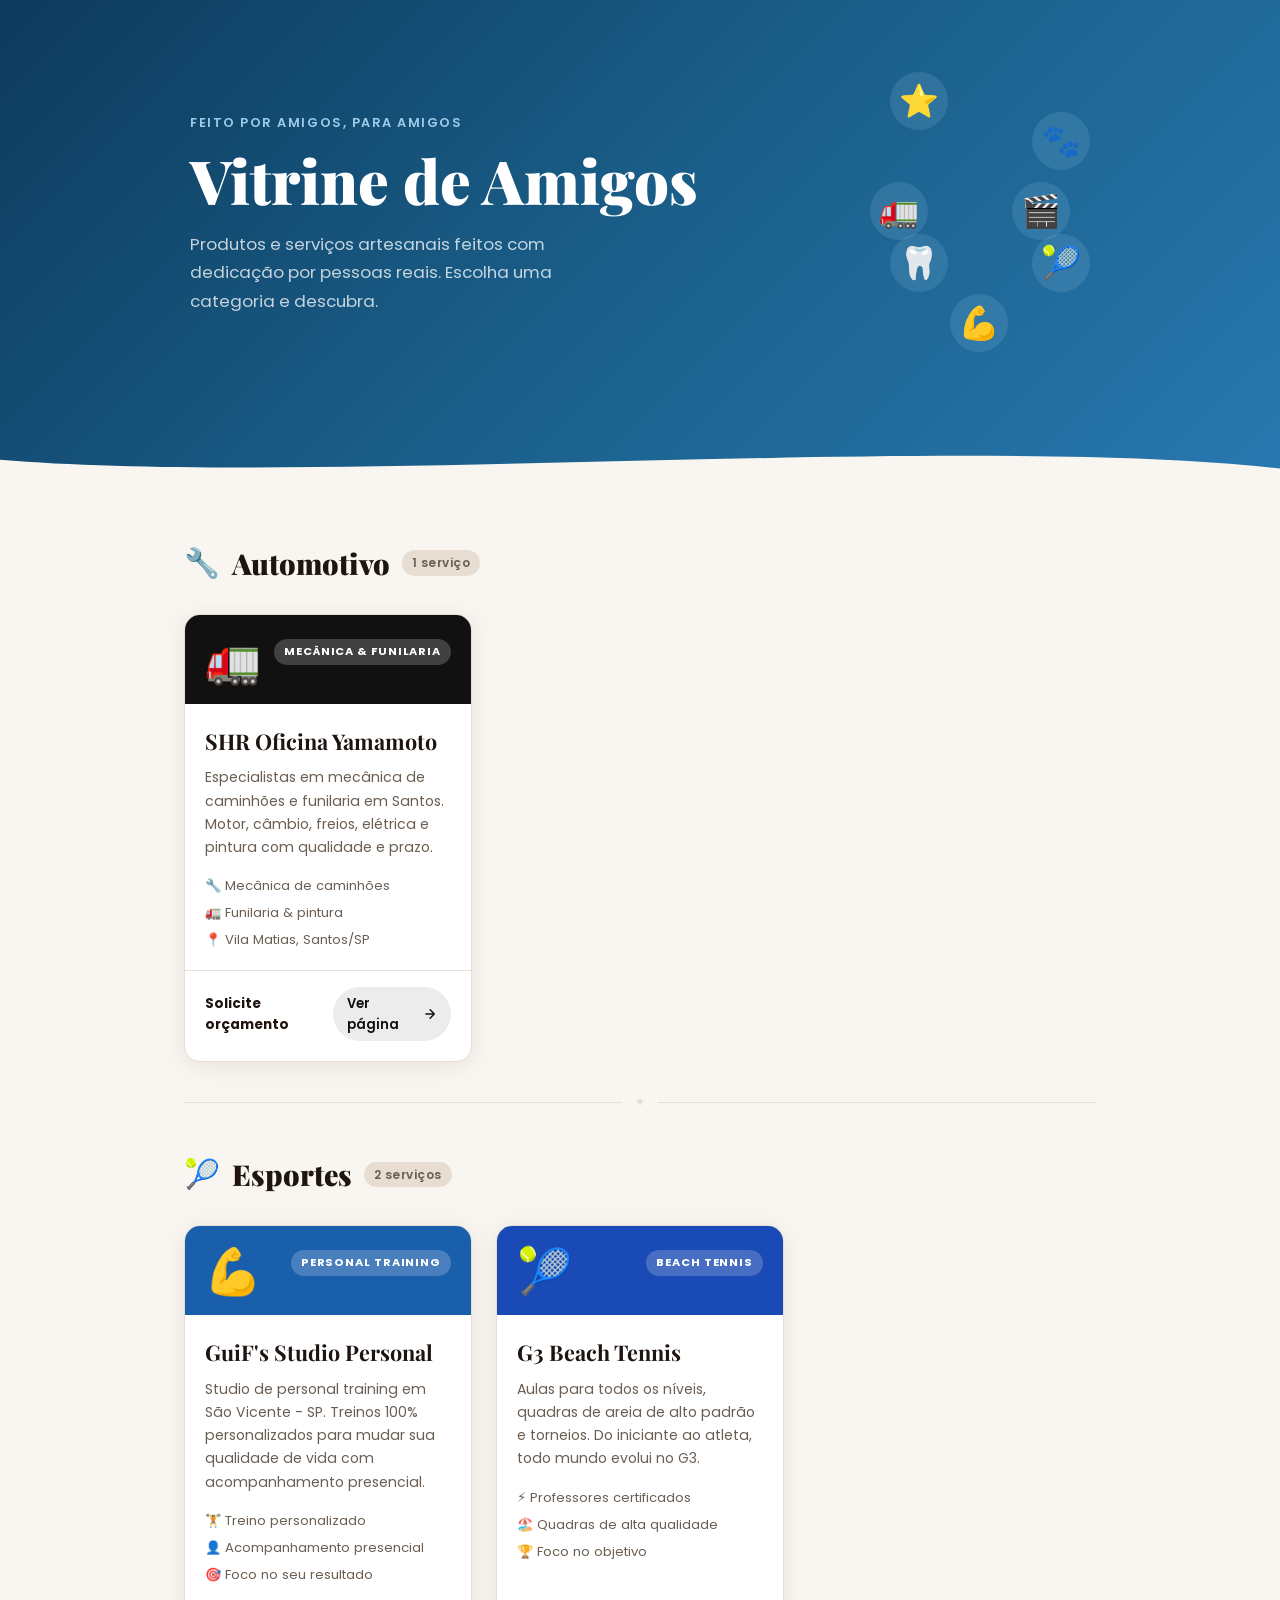
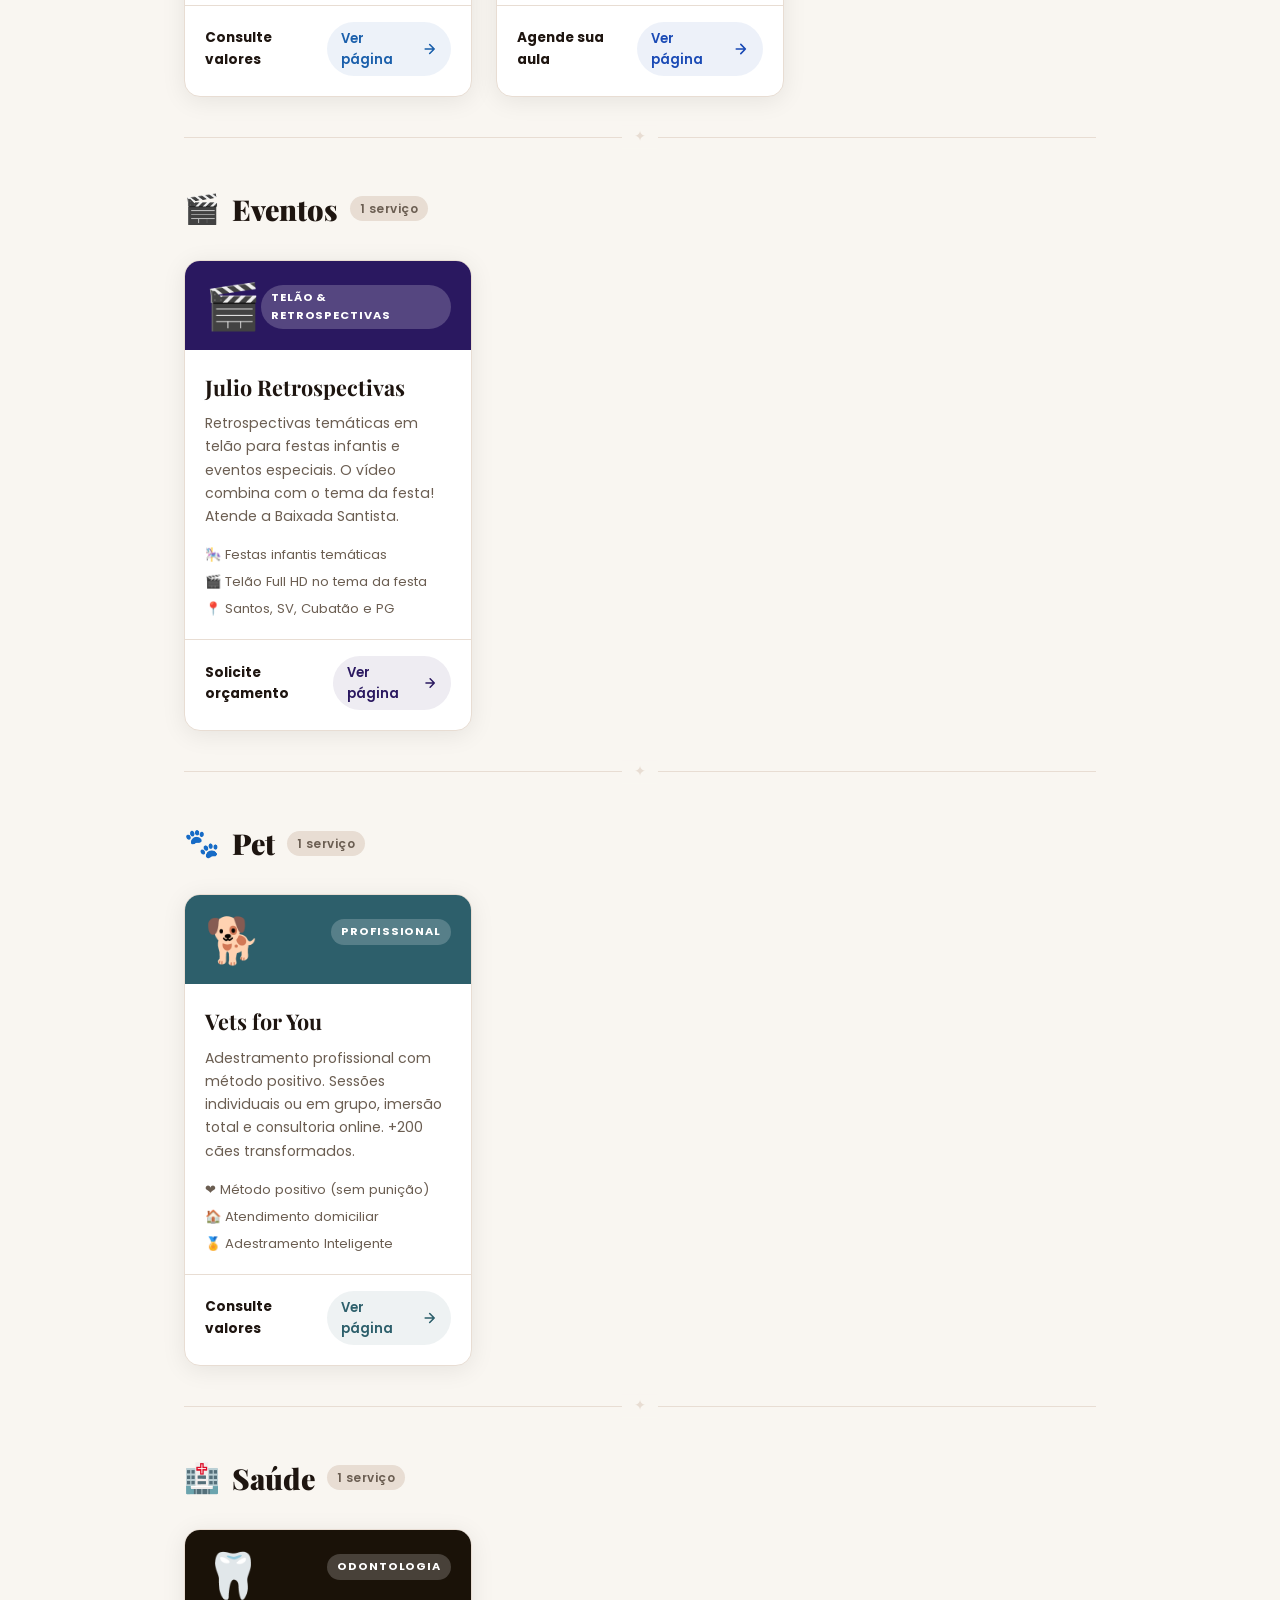
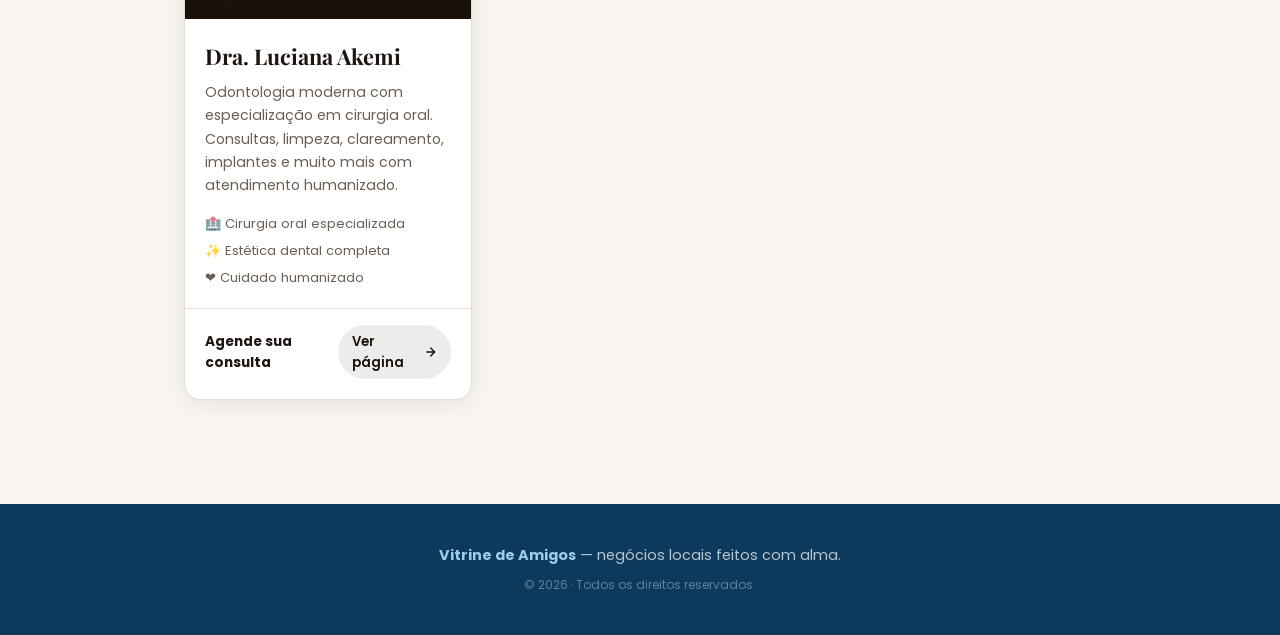
<file: index.html>
<!DOCTYPE html>
<html lang="pt-BR">

<head>
  <meta charset="UTF-8" />
  <meta name="viewport" content="width=device-width, initial-scale=1.0" />
  <title>Vitrine de Amigos</title>
  <link rel="icon" href="favicon.svg" type="image/svg+xml" />
  <link rel="stylesheet" href="style.css" />
  <link rel="preconnect" href="https://fonts.googleapis.com" />
  <link rel="preconnect" href="https://fonts.gstatic.com" crossorigin />
  <link
    href="https://fonts.googleapis.com/css2?family=Playfair+Display:ital,wght@0,700;0,900;1,700&family=Poppins:wght@300;400;500;600;700&display=swap"
    rel="stylesheet" />
</head>

<body>

  <!-- HEADER -->
  <header id="site-header">
    <div class="header-inner">
      <div class="header-text">
        <span class="header-eyebrow">Feito por amigos, para amigos</span>
        <h1>Vitrine de Amigos</h1>
        <p>Produtos e serviços artesanais feitos com dedicação por pessoas reais. Escolha uma categoria e descubra.</p>
      </div>
      <div class="header-decoration" aria-hidden="true">
        <span class="deco-bubble b1">⭐</span>
        <span class="deco-bubble b2">🐾</span>
        <span class="deco-bubble b3">🚛</span>
        <span class="deco-bubble b4">🎬</span>
        <span class="deco-bubble b5">🦷</span>
        <span class="deco-bubble b6">🎾</span>
        <span class="deco-bubble b7">💪</span>
      </div>
    </div>
    <div class="header-wave">
      <svg viewBox="0 0 1440 60" preserveAspectRatio="none" xmlns="http://www.w3.org/2000/svg">
        <path d="M0,30 C360,60 1080,0 1440,40 L1440,62 L0,62 Z" fill="#f9f6f1" />
      </svg>
    </div>
  </header>

  <!-- MAIN -->
  <main>

    <!-- CATEGORIA: AUTOMOTIVO -->
    <section class="category" id="automotivo">
      <div class="category-title-wrap reveal">
        <span class="cat-icon">🔧</span>
        <h2>Automotivo</h2>
        <span class="cat-count">1 serviço</span>
      </div>
      <div class="products-grid">
        <a href="./shroficina/" class="product-card reveal" style="--card-accent:#111111">
          <div class="card-top">
            <div class="card-emoji-wrap">🚛</div>
            <span class="card-tag">Mecânica & Funilaria</span>
          </div>
          <div class="card-body">
            <h3>SHR Oficina Yamamoto</h3>
            <p>Especialistas em mecânica de caminhões e funilaria em Santos. Motor, câmbio, freios, elétrica e pintura
              com qualidade e prazo.</p>
            <ul class="card-highlights">
              <li>🔧 Mecânica de caminhões</li>
              <li>🚛 Funilaria & pintura</li>
              <li>📍 Vila Matias, Santos/SP</li>
            </ul>
          </div>
          <div class="card-footer">
            <span class="price-range"><strong>Solicite orçamento</strong></span>
            <span class="btn-visit">Ver página <svg width="16" height="16" viewBox="0 0 24 24" fill="none"
                stroke="currentColor" stroke-width="2.5" stroke-linecap="round" stroke-linejoin="round">
                <path d="M5 12h14M12 5l7 7-7 7" />
              </svg></span>
          </div>
        </a>
      </div>
    </section>

    <!-- DIVISOR -->
    <div class="section-divider" aria-hidden="true"></div>

    <!-- CATEGORIA: ESPORTES -->
    <section class="category" id="esportes">
      <div class="category-title-wrap reveal">
        <span class="cat-icon">🎾</span>
        <h2>Esportes</h2>
        <span class="cat-count">2 serviços</span>
      </div>
      <div class="products-grid">
        <a href="./guifsstudiopersonal/" class="product-card reveal" style="--card-accent:#1a5fab">
          <div class="card-top">
            <div class="card-emoji-wrap">💪</div>
            <span class="card-tag">Personal Training</span>
          </div>
          <div class="card-body">
            <h3>GuiF's Studio Personal</h3>
            <p>Studio de personal training em São Vicente - SP. Treinos 100% personalizados para mudar sua qualidade de
              vida com acompanhamento presencial.</p>
            <ul class="card-highlights">
              <li>🏋️ Treino personalizado</li>
              <li>👤 Acompanhamento presencial</li>
              <li>🎯 Foco no seu resultado</li>
            </ul>
          </div>
          <div class="card-footer">
            <span class="price-range"><strong>Consulte valores</strong></span>
            <span class="btn-visit">Ver página <svg width="16" height="16" viewBox="0 0 24 24" fill="none"
                stroke="currentColor" stroke-width="2.5" stroke-linecap="round" stroke-linejoin="round">
                <path d="M5 12h14M12 5l7 7-7 7" />
              </svg></span>
          </div>
        </a>
        <a href="./g3beachtennis/" class="product-card reveal" style="--card-accent:#1a4ab5">
          <div class="card-top">
            <div class="card-emoji-wrap">🎾</div>
            <span class="card-tag">Beach Tennis</span>
          </div>
          <div class="card-body">
            <h3>G3 Beach Tennis</h3>
            <p>Aulas para todos os níveis, quadras de areia de alto padrão e torneios. Do iniciante ao atleta, todo
              mundo evolui no G3.</p>
            <ul class="card-highlights">
              <li>⚡ Professores certificados</li>
              <li>🏖️ Quadras de alta qualidade</li>
              <li>🏆 Foco no objetivo</li>
            </ul>
          </div>
          <div class="card-footer">
            <span class="price-range"><strong>Agende sua aula</strong></span>
            <span class="btn-visit">Ver página <svg width="16" height="16" viewBox="0 0 24 24" fill="none"
                stroke="currentColor" stroke-width="2.5" stroke-linecap="round" stroke-linejoin="round">
                <path d="M5 12h14M12 5l7 7-7 7" />
              </svg></span>
          </div>
        </a>
      </div>
    </section>

    <!-- DIVISOR -->
    <div class="section-divider" aria-hidden="true"></div>

    <!-- CATEGORIA: EVENTOS -->
    <section class="category" id="eventos">
      <div class="category-title-wrap reveal">
        <span class="cat-icon">🎬</span>
        <h2>Eventos</h2>
        <span class="cat-count">1 serviço</span>
      </div>
      <div class="products-grid">
        <a href="./julioretrospectivas/" class="product-card reveal" style="--card-accent:#2a1860">
          <div class="card-top">
            <div class="card-emoji-wrap">🎬</div>
            <span class="card-tag">Telão & Retrospectivas</span>
          </div>
          <div class="card-body">
            <h3>Julio Retrospectivas</h3>
            <p>Retrospectivas temáticas em telão para festas infantis e eventos especiais. O vídeo combina com o tema da
              festa! Atende a Baixada Santista.</p>
            <ul class="card-highlights">
              <li>🎠 Festas infantis temáticas</li>
              <li>🎬 Telão Full HD no tema da festa</li>
              <li>📍 Santos, SV, Cubatão e PG</li>
            </ul>
          </div>
          <div class="card-footer">
            <span class="price-range"><strong>Solicite orçamento</strong></span>
            <span class="btn-visit">Ver página <svg width="16" height="16" viewBox="0 0 24 24" fill="none"
                stroke="currentColor" stroke-width="2.5" stroke-linecap="round" stroke-linejoin="round">
                <path d="M5 12h14M12 5l7 7-7 7" />
              </svg></span>
          </div>
        </a>
      </div>
    </section>

    <!-- DIVISOR -->
    <div class="section-divider" aria-hidden="true"></div>

    <!-- CATEGORIA: PET -->
    <section class="category" id="pet">
      <div class="category-title-wrap reveal">
        <span class="cat-icon">🐾</span>
        <h2>Pet</h2>
        <span class="cat-count">1 serviço</span>
      </div>
      <div class="products-grid">
        <a href="./vetsforyou/" class="product-card reveal" style="--card-accent:#2d5f6b">
          <div class="card-top">
            <div class="card-emoji-wrap">🐕</div>
            <span class="card-tag">Profissional</span>
          </div>
          <div class="card-body">
            <h3>Vets for You</h3>
            <p>Adestramento profissional com método positivo. Sessões individuais ou em grupo, imersão total e
              consultoria online. +200 cães transformados.</p>
            <ul class="card-highlights">
              <li>❤️ Método positivo (sem punição)</li>
              <li>🏠 Atendimento domiciliar</li>
              <li>🏅 Adestramento Inteligente</li>
            </ul>
          </div>
          <div class="card-footer">
            <span class="price-range"><strong>Consulte valores</strong></span>
            <span class="btn-visit">Ver página <svg width="16" height="16" viewBox="0 0 24 24" fill="none"
                stroke="currentColor" stroke-width="2.5" stroke-linecap="round" stroke-linejoin="round">
                <path d="M5 12h14M12 5l7 7-7 7" />
              </svg></span>
          </div>
        </a>
      </div>
    </section>

    <!-- DIVISOR -->
    <div class="section-divider" aria-hidden="true"></div>

    <!-- CATEGORIA: SAÚDE -->
    <section class="category" id="saude">
      <div class="category-title-wrap reveal">
        <span class="cat-icon">🏥</span>
        <h2>Saúde</h2>
        <span class="cat-count">1 serviço</span>
      </div>
      <div class="products-grid">
        <a href="./dralucianaakemi/" class="product-card reveal" style="--card-accent:#1a1208">
          <div class="card-top">
            <div class="card-emoji-wrap">🦷</div>
            <span class="card-tag">ODONTOLOGIA</span>
          </div>
          <div class="card-body">
            <h3>Dra. Luciana Akemi</h3>
            <p>Odontologia moderna com especialização em cirurgia oral. Consultas, limpeza, clareamento, implantes e
              muito mais com atendimento humanizado.</p>
            <ul class="card-highlights">
              <li>🏥 Cirurgia oral especializada</li>
              <li>✨ Estética dental completa</li>
              <li>❤️ Cuidado humanizado</li>
            </ul>
          </div>
          <div class="card-footer">
            <span class="price-range"><strong>Agende sua consulta</strong></span>
            <span class="btn-visit">Ver página <svg width="16" height="16" viewBox="0 0 24 24" fill="none"
                stroke="currentColor" stroke-width="2.5" stroke-linecap="round" stroke-linejoin="round">
                <path d="M5 12h14M12 5l7 7-7 7" />
              </svg></span>
          </div>
        </a>
      </div>
    </section>

  </main>

  <!-- FOOTER -->
  <footer>
    <p><strong>Vitrine de Amigos</strong> — negócios locais feitos com alma.</p>
    <p class="footer-tiny">© 2026 · Todos os direitos reservados.</p>
  </footer>

  <script src="script.js"></script>
</body>

</html>
</file>
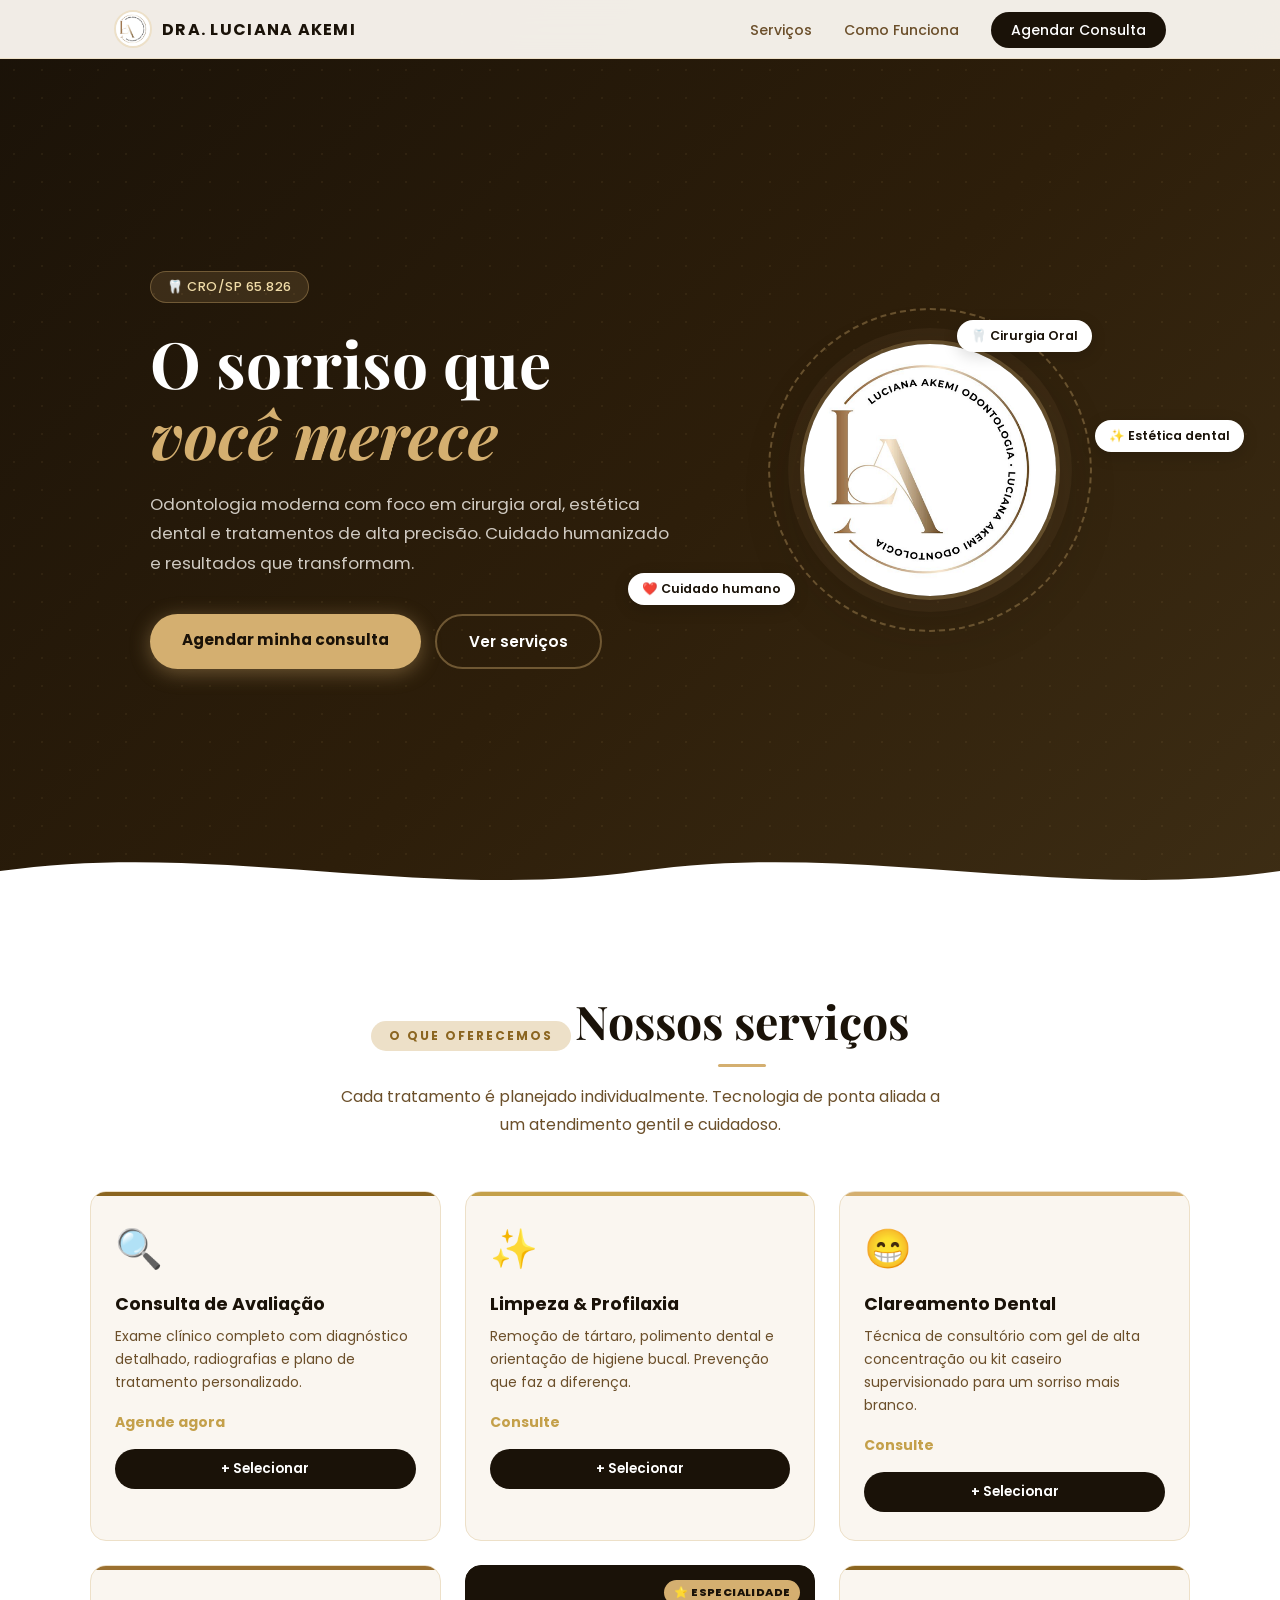
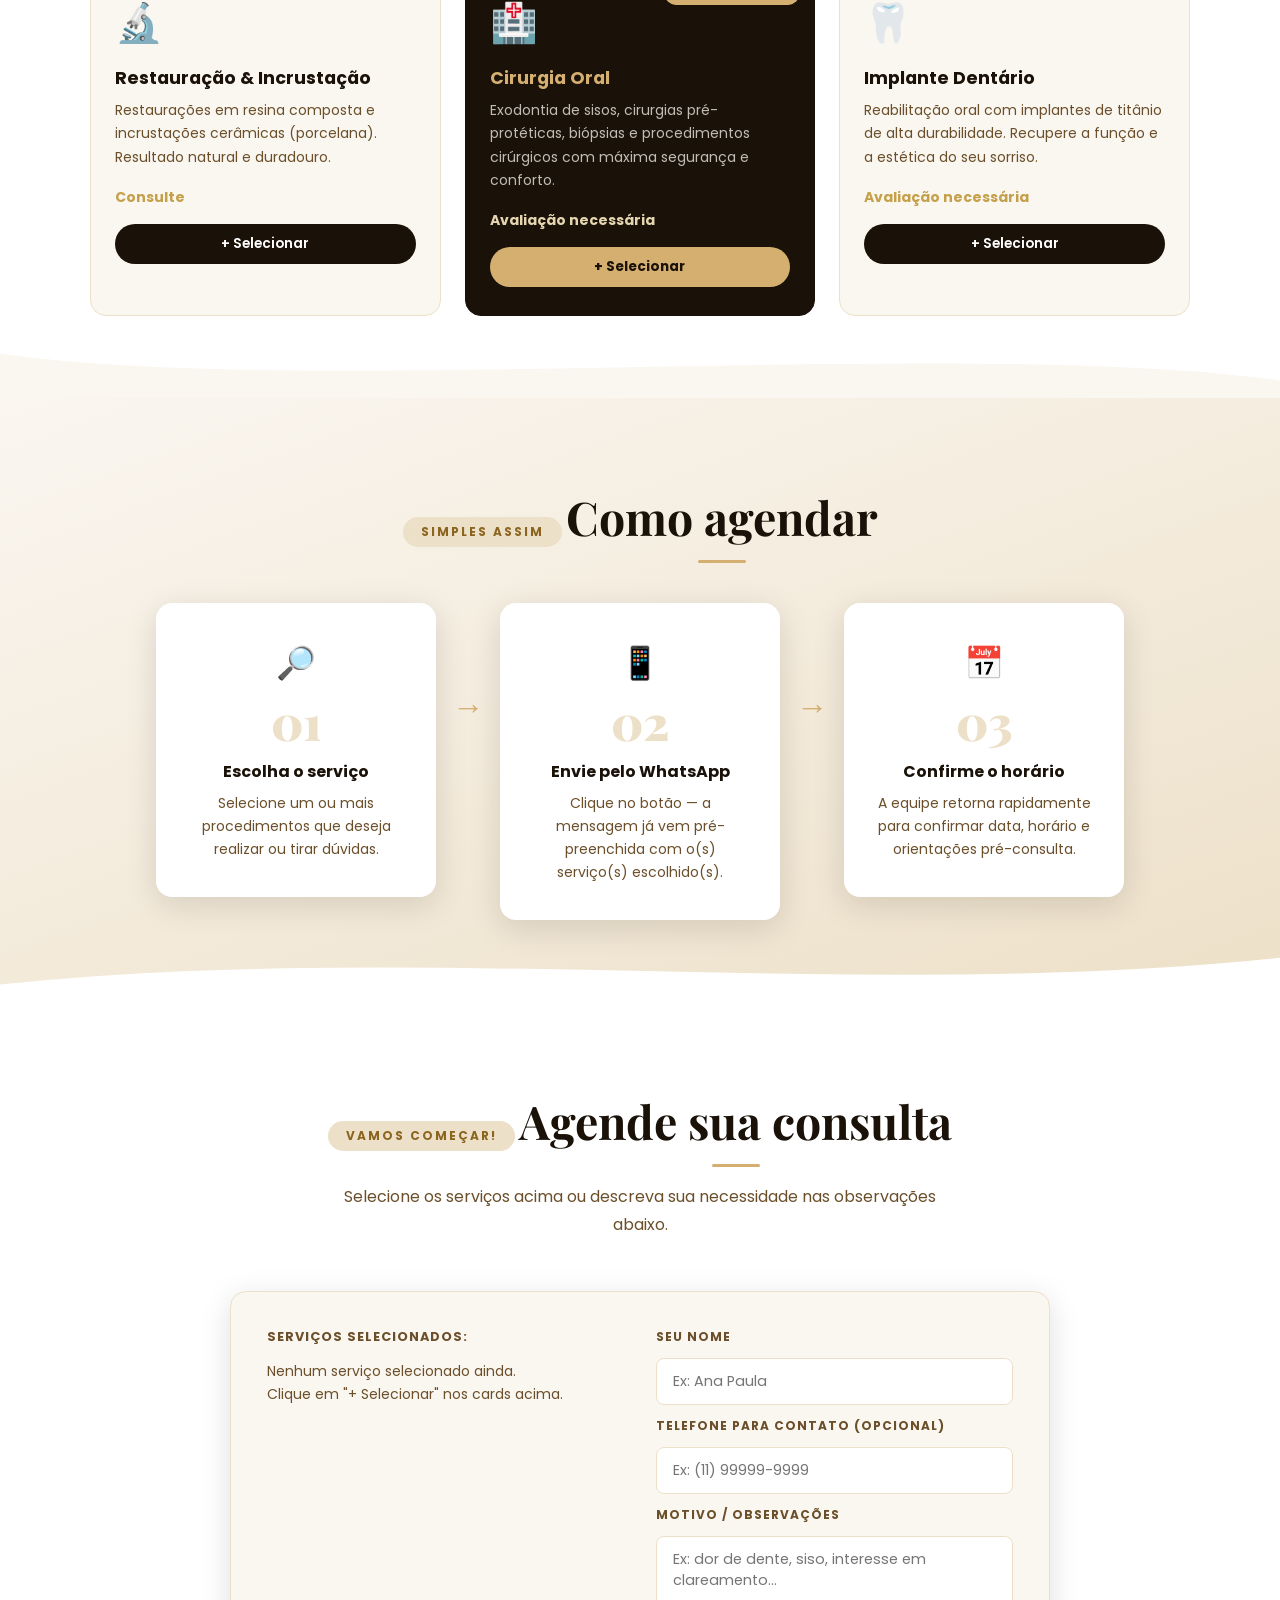
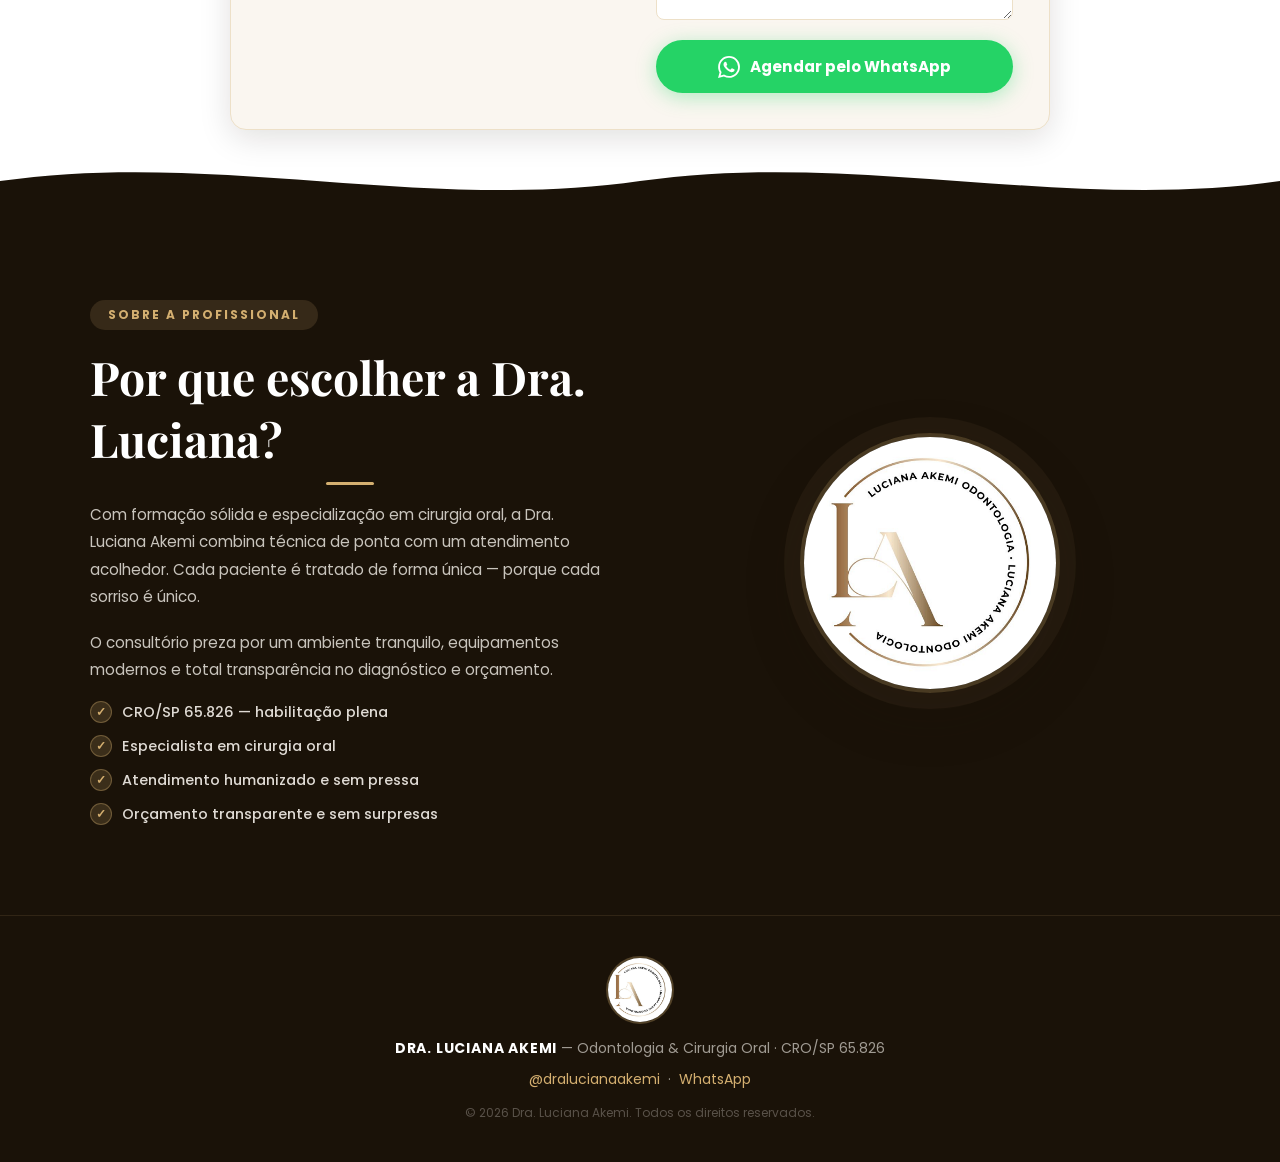
<file: dra luciana akemi/index.html>
<!DOCTYPE html>
<html lang="pt-BR">
<head>
  <meta charset="UTF-8" />
  <meta name="viewport" content="width=device-width, initial-scale=1.0" />
  <title>Dra. Luciana Akemi — Odontologia & Cirurgia Oral</title>
  <link rel="icon" href="../favicon.svg" type="image/svg+xml" />
  <link rel="stylesheet" href="style.css" />
  <link rel="preconnect" href="https://fonts.googleapis.com" />
  <link rel="preconnect" href="https://fonts.gstatic.com" crossorigin />
  <link href="https://fonts.googleapis.com/css2?family=Playfair+Display:ital,wght@0,700;0,900;1,700&family=Poppins:wght@300;400;500;600;700&display=swap" rel="stylesheet" />
</head>
<body>

  <!-- NAV -->
  <nav id="navbar">
    <div class="nav-inner">
      <a href="#hero" class="logo">
        <img src="logo.png" alt="Dra. Luciana Akemi" class="logo-img" />
        DRA. LUCIANA AKEMI
      </a>
      <ul class="nav-links" id="nav-links">
        <li><a href="#servicos"   onclick="closeNav()">Serviços</a></li>
        <li><a href="#como-pedir" onclick="closeNav()">Como Funciona</a></li>
        <li><a href="#pedido"     onclick="closeNav()" class="nav-cta">Agendar Consulta</a></li>
      </ul>
      <button class="hamburger" id="hamburger" onclick="toggleNav()" aria-label="Menu">
        <span></span><span></span><span></span>
      </button>
    </div>
  </nav>
  <div class="nav-overlay" id="nav-overlay" onclick="closeNav()"></div>

  <!-- HERO -->
  <section id="hero">
    <div class="hero-dots"></div>
    <div class="hero-content">
      <span class="hero-badge">🦷 CRO/SP 65.826</span>
      <h1>O sorriso que<br/><em>você merece</em></h1>
      <p>Odontologia moderna com foco em cirurgia oral, estética dental e tratamentos de alta precisão. Cuidado humanizado e resultados que transformam.</p>
      <div class="hero-btns">
        <a href="#pedido" class="btn-primary">Agendar minha consulta</a>
        <a href="#servicos" class="btn-secondary">Ver serviços</a>
      </div>
    </div>
    <div class="hero-visual">
      <div class="hero-logo-wrap">
        <div class="hero-logo-ring"></div>
        <img src="logo.png" alt="Dra. Luciana Akemi" class="hero-logo" />
        <span class="float-tag f1">🦷 Cirurgia Oral</span>
        <span class="float-tag f2">✨ Estética dental</span>
        <span class="float-tag f3">❤️ Cuidado humano</span>
      </div>
    </div>
    <div class="section-wave">
      <svg viewBox="0 0 1440 70" preserveAspectRatio="none" xmlns="http://www.w3.org/2000/svg">
        <path d="M0,35 C240,0 480,70 720,35 C960,0 1200,70 1440,35 L1440,70 L0,70 Z" fill="#ffffff"/>
      </svg>
    </div>
  </section>

  <!-- SERVIÇOS -->
  <section id="servicos">
    <div class="section-inner">
      <span class="section-label reveal">O que oferecemos</span>
      <h2 class="reveal">Nossos serviços</h2>
      <p class="section-sub reveal">Cada tratamento é planejado individualmente. Tecnologia de ponta aliada a um atendimento gentil e cuidadoso.</p>
      <div class="cards-grid">

        <div class="flavor-card reveal" style="--accent:#8b6520" data-servico="Consulta de Avaliação">
          <div class="card-icon">🔍</div>
          <h3>Consulta de Avaliação</h3>
          <p>Exame clínico completo com diagnóstico detalhado, radiografias e plano de tratamento personalizado.</p>
          <span class="price">Agende agora</span>
          <button class="add-to-order" onclick="addServico('Consulta de Avaliação')">+ Selecionar</button>
        </div>

        <div class="flavor-card reveal" style="--accent:#c4a04a" data-servico="Limpeza e Profilaxia">
          <div class="card-icon">✨</div>
          <h3>Limpeza & Profilaxia</h3>
          <p>Remoção de tártaro, polimento dental e orientação de higiene bucal. Prevenção que faz a diferença.</p>
          <span class="price">Consulte</span>
          <button class="add-to-order" onclick="addServico('Limpeza e Profilaxia')">+ Selecionar</button>
        </div>

        <div class="flavor-card reveal" style="--accent:#d4af70" data-servico="Clareamento Dental">
          <div class="card-icon">😁</div>
          <h3>Clareamento Dental</h3>
          <p>Técnica de consultório com gel de alta concentração ou kit caseiro supervisionado para um sorriso mais branco.</p>
          <span class="price">Consulte</span>
          <button class="add-to-order" onclick="addServico('Clareamento Dental')">+ Selecionar</button>
        </div>

        <div class="flavor-card reveal" style="--accent:#9b7030" data-servico="Restauração e Incrustação">
          <div class="card-icon">🔬</div>
          <h3>Restauração & Incrustação</h3>
          <p>Restaurações em resina composta e incrustações cerâmicas (porcelana). Resultado natural e duradouro.</p>
          <span class="price">Consulte</span>
          <button class="add-to-order" onclick="addServico('Restauração e Incrustação')">+ Selecionar</button>
        </div>

        <div class="flavor-card destaque reveal" style="--accent:#1a1208" data-servico="Cirurgia Oral">
          <div class="card-badge">⭐ Especialidade</div>
          <div class="card-icon">🏥</div>
          <h3>Cirurgia Oral</h3>
          <p>Exodontia de sisos, cirurgias pré-protéticas, biópsias e procedimentos cirúrgicos com máxima segurança e conforto.</p>
          <span class="price">Avaliação necessária</span>
          <button class="add-to-order" onclick="addServico('Cirurgia Oral')">+ Selecionar</button>
        </div>

        <div class="flavor-card reveal" style="--accent:#8b6520" data-servico="Implante Dentário">
          <div class="card-icon">🦷</div>
          <h3>Implante Dentário</h3>
          <p>Reabilitação oral com implantes de titânio de alta durabilidade. Recupere a função e a estética do seu sorriso.</p>
          <span class="price">Avaliação necessária</span>
          <button class="add-to-order" onclick="addServico('Implante Dentário')">+ Selecionar</button>
        </div>

      </div>
    </div>
    <div class="section-wave">
      <svg viewBox="0 0 1440 70" preserveAspectRatio="none" xmlns="http://www.w3.org/2000/svg">
        <path d="M0,20 C360,70 1080,0 1440,50 L1440,70 L0,70 Z" fill="#faf6f0"/>
      </svg>
    </div>
  </section>

  <!-- COMO FUNCIONA -->
  <section id="como-pedir">
    <div class="section-inner">
      <span class="section-label reveal">Simples assim</span>
      <h2 class="reveal">Como agendar</h2>
      <div class="steps">
        <div class="step reveal">
          <div class="step-emoji">🔎</div>
          <div class="step-number">01</div>
          <h4>Escolha o serviço</h4>
          <p>Selecione um ou mais procedimentos que deseja realizar ou tirar dúvidas.</p>
        </div>
        <div class="step-arrow reveal">→</div>
        <div class="step reveal">
          <div class="step-emoji">📱</div>
          <div class="step-number">02</div>
          <h4>Envie pelo WhatsApp</h4>
          <p>Clique no botão — a mensagem já vem pré-preenchida com o(s) serviço(s) escolhido(s).</p>
        </div>
        <div class="step-arrow reveal">→</div>
        <div class="step reveal">
          <div class="step-emoji">📅</div>
          <div class="step-number">03</div>
          <h4>Confirme o horário</h4>
          <p>A equipe retorna rapidamente para confirmar data, horário e orientações pré-consulta.</p>
        </div>
      </div>
    </div>
    <div class="section-wave">
      <svg viewBox="0 0 1440 70" preserveAspectRatio="none" xmlns="http://www.w3.org/2000/svg">
        <path d="M0,50 C480,0 960,70 1440,20 L1440,70 L0,70 Z" fill="#ffffff"/>
      </svg>
    </div>
  </section>

  <!-- AGENDAMENTO -->
  <section id="pedido">
    <div class="section-inner">
      <span class="section-label reveal">Vamos começar!</span>
      <h2 class="reveal">Agende sua consulta</h2>
      <p class="section-sub reveal">Selecione os serviços acima ou descreva sua necessidade nas observações abaixo.</p>

      <div class="order-box reveal">
        <div id="order-list-wrap">
          <h4>Serviços selecionados:</h4>
          <ul id="order-list">
            <li class="empty-msg">Nenhum serviço selecionado ainda.<br/>Clique em "+ Selecionar" nos cards acima.</li>
          </ul>
          <button id="clear-order" onclick="clearOrder()" style="display:none;">🗑 Limpar seleção</button>
        </div>

        <div class="order-form">
          <label for="customer-name">Seu nome</label>
          <input type="text" id="customer-name" placeholder="Ex: Ana Paula" />

          <label for="phone-info">Telefone para contato (opcional)</label>
          <input type="text" id="phone-info" placeholder="Ex: (11) 99999-9999" />

          <label for="obs">Motivo / Observações</label>
          <textarea id="obs" placeholder="Ex: dor de dente, siso, interesse em clareamento…"></textarea>

          <button class="btn-whatsapp" onclick="sendWhatsApp()">
            <svg viewBox="0 0 24 24" fill="currentColor" width="22" height="22"><path d="M17.472 14.382c-.297-.149-1.758-.867-2.03-.967-.273-.099-.471-.148-.67.15-.197.297-.767.966-.94 1.164-.173.199-.347.223-.644.075-.297-.15-1.255-.463-2.39-1.475-.883-.788-1.48-1.761-1.653-2.059-.173-.297-.018-.458.13-.606.134-.133.298-.347.446-.52.149-.174.198-.298.298-.497.099-.198.05-.371-.025-.52-.075-.149-.669-1.612-.916-2.207-.242-.579-.487-.5-.669-.51-.173-.008-.371-.01-.57-.01-.198 0-.52.074-.792.372-.272.297-1.04 1.016-1.04 2.479 0 1.462 1.065 2.875 1.213 3.074.149.198 2.096 3.2 5.077 4.487.709.306 1.262.489 1.694.625.712.227 1.36.195 1.871.118.571-.085 1.758-.719 2.006-1.413.248-.694.248-1.289.173-1.413-.074-.124-.272-.198-.57-.347m-5.421 7.403h-.004a9.87 9.87 0 01-5.031-1.378l-.361-.214-3.741.982.998-3.648-.235-.374a9.86 9.86 0 01-1.51-5.26c.001-5.45 4.436-9.884 9.888-9.884 2.64 0 5.122 1.03 6.988 2.898a9.825 9.825 0 012.893 6.994c-.003 5.45-4.437 9.884-9.885 9.884m8.413-18.297A11.815 11.815 0 0012.05 0C5.495 0 .16 5.335.157 11.892c0 2.096.547 4.142 1.588 5.945L.057 24l6.305-1.654a11.882 11.882 0 005.683 1.448h.005c6.554 0 11.89-5.335 11.893-11.893a11.821 11.821 0 00-3.48-8.413z"/></svg>
            Agendar pelo WhatsApp
          </button>
        </div>
      </div>
    </div>
    <div class="section-wave">
      <svg viewBox="0 0 1440 70" preserveAspectRatio="none" xmlns="http://www.w3.org/2000/svg">
        <path d="M0,35 C240,0 480,70 720,35 C960,0 1200,70 1440,35 L1440,70 L0,70 Z" fill="#1a1208"/>
      </svg>
    </div>
  </section>

  <!-- SOBRE -->
  <section id="sobre">
    <div class="section-inner sobre-grid">
      <div class="sobre-text reveal">
        <span class="section-label">Sobre a profissional</span>
        <h2>Por que escolher a Dra. Luciana?</h2>
        <p>Com formação sólida e especialização em cirurgia oral, a Dra. Luciana Akemi combina técnica de ponta com um atendimento acolhedor. Cada paciente é tratado de forma única — porque cada sorriso é único.</p>
        <p>O consultório preza por um ambiente tranquilo, equipamentos modernos e total transparência no diagnóstico e orçamento.</p>
        <ul class="vantagens">
          <li><span class="check">✓</span> CRO/SP 65.826 — habilitação plena</li>
          <li><span class="check">✓</span> Especialista em cirurgia oral</li>
          <li><span class="check">✓</span> Atendimento humanizado e sem pressa</li>
          <li><span class="check">✓</span> Orçamento transparente e sem surpresas</li>
        </ul>
      </div>
      <div class="sobre-visual reveal">
        <img src="logo.png" alt="Dra. Luciana Akemi" class="sobre-logo" />
      </div>
    </div>
  </section>

  <!-- FOOTER -->
  <footer>
    <img src="logo.png" alt="Dra. Luciana Akemi" class="footer-logo" />
    <p><strong>DRA. LUCIANA AKEMI</strong> — Odontologia & Cirurgia Oral · CRO/SP 65.826</p>
    <p>
      <a href="https://instagram.com/dralucianaakemi" target="_blank">@dralucianaakemi</a>
      &nbsp;·&nbsp;
      <a href="https://wa.me/5513996435697" target="_blank">WhatsApp</a>
    </p>
    <p class="footer-tiny">© 2026 Dra. Luciana Akemi. Todos os direitos reservados.</p>
  </footer>

  <!-- TOAST -->
  <div id="toast" class="toast"></div>

  <!-- FLOATING WHATSAPP -->
  <a class="fab-whatsapp" href="https://wa.me/5513996435697" target="_blank" id="fab" aria-label="Fale pelo WhatsApp">
    <svg viewBox="0 0 24 24" fill="currentColor" width="28" height="28"><path d="M17.472 14.382c-.297-.149-1.758-.867-2.03-.967-.273-.099-.471-.148-.67.15-.197.297-.767.966-.94 1.164-.173.199-.347.223-.644.075-.297-.15-1.255-.463-2.39-1.475-.883-.788-1.48-1.761-1.653-2.059-.173-.297-.018-.458.13-.606.134-.133.298-.347.446-.52.149-.174.198-.298.298-.497.099-.198.05-.371-.025-.52-.075-.149-.669-1.612-.916-2.207-.242-.579-.487-.5-.669-.51-.173-.008-.371-.01-.57-.01-.198 0-.52.074-.792.372-.272.297-1.04 1.016-1.04 2.479 0 1.462 1.065 2.875 1.213 3.074.149.198 2.096 3.2 5.077 4.487.709.306 1.262.489 1.694.625.712.227 1.36.195 1.871.118.571-.085 1.758-.719 2.006-1.413.248-.694.248-1.289.173-1.413-.074-.124-.272-.198-.57-.347m-5.421 7.403h-.004a9.87 9.87 0 01-5.031-1.378l-.361-.214-3.741.982.998-3.648-.235-.374a9.86 9.86 0 01-1.51-5.26c.001-5.45 4.436-9.884 9.888-9.884 2.64 0 5.122 1.03 6.988 2.898a9.825 9.825 0 012.893 6.994c-.003 5.45-4.437 9.884-9.885 9.884m8.413-18.297A11.815 11.815 0 0012.05 0C5.495 0 .16 5.335.157 11.892c0 2.096.547 4.142 1.588 5.945L.057 24l6.305-1.654a11.882 11.882 0 005.683 1.448h.005c6.554 0 11.89-5.335 11.893-11.893a11.821 11.821 0 00-3.48-8.413z"/></svg>
    <span>Agendar agora</span>
  </a>

  <script src="script.js"></script>
</body>
</html>
</file>
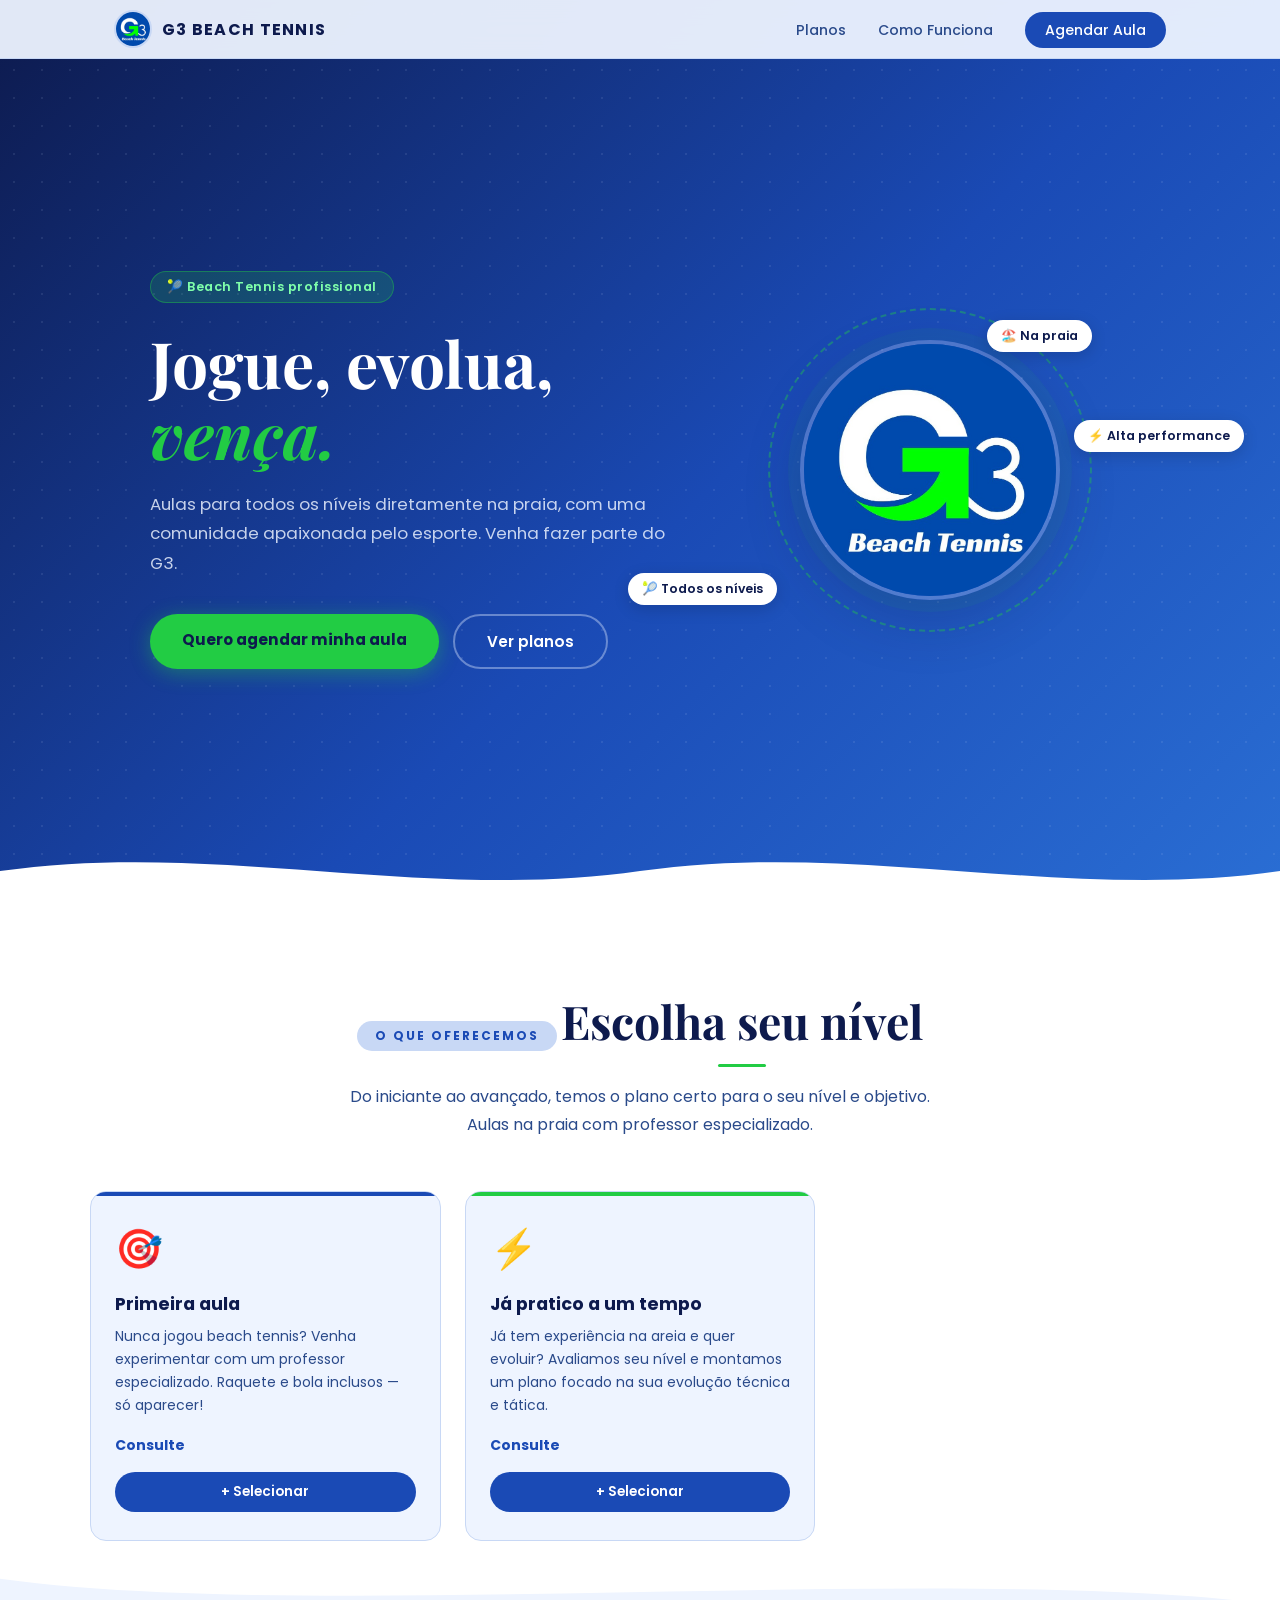
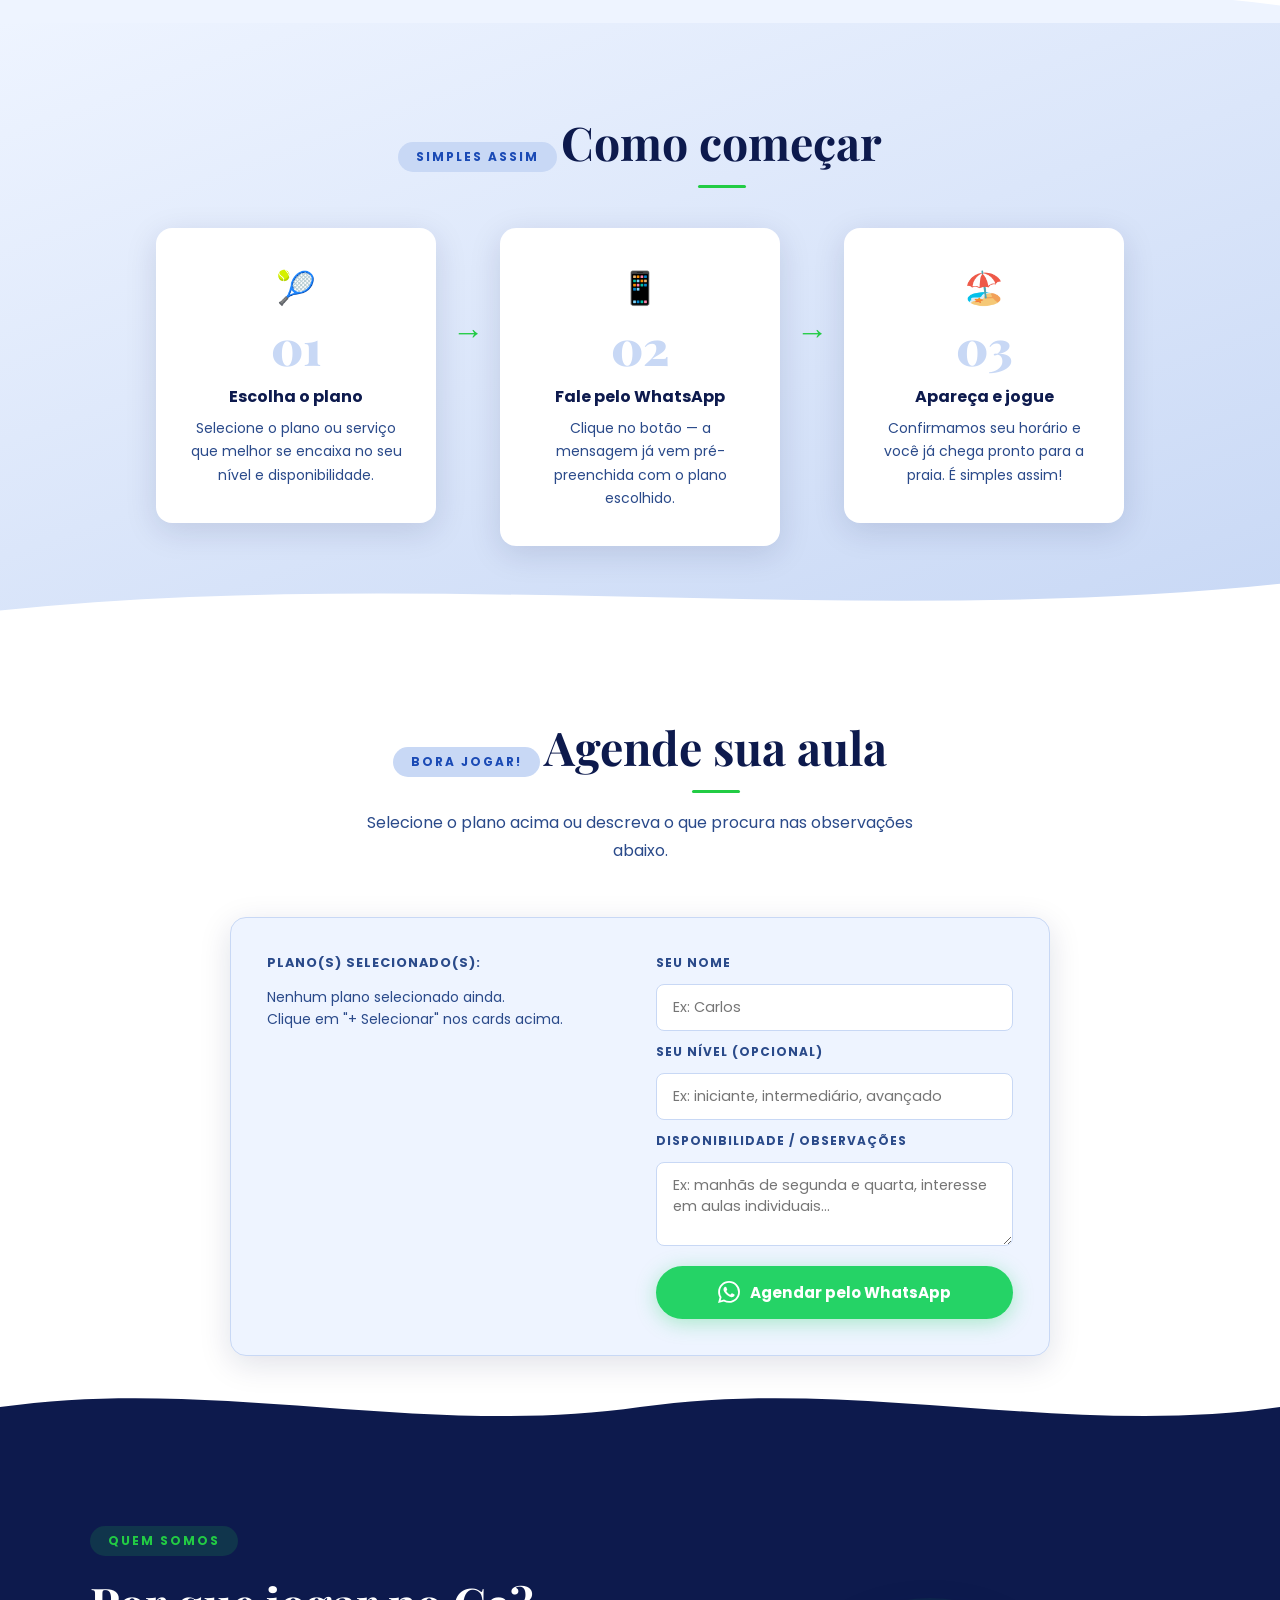
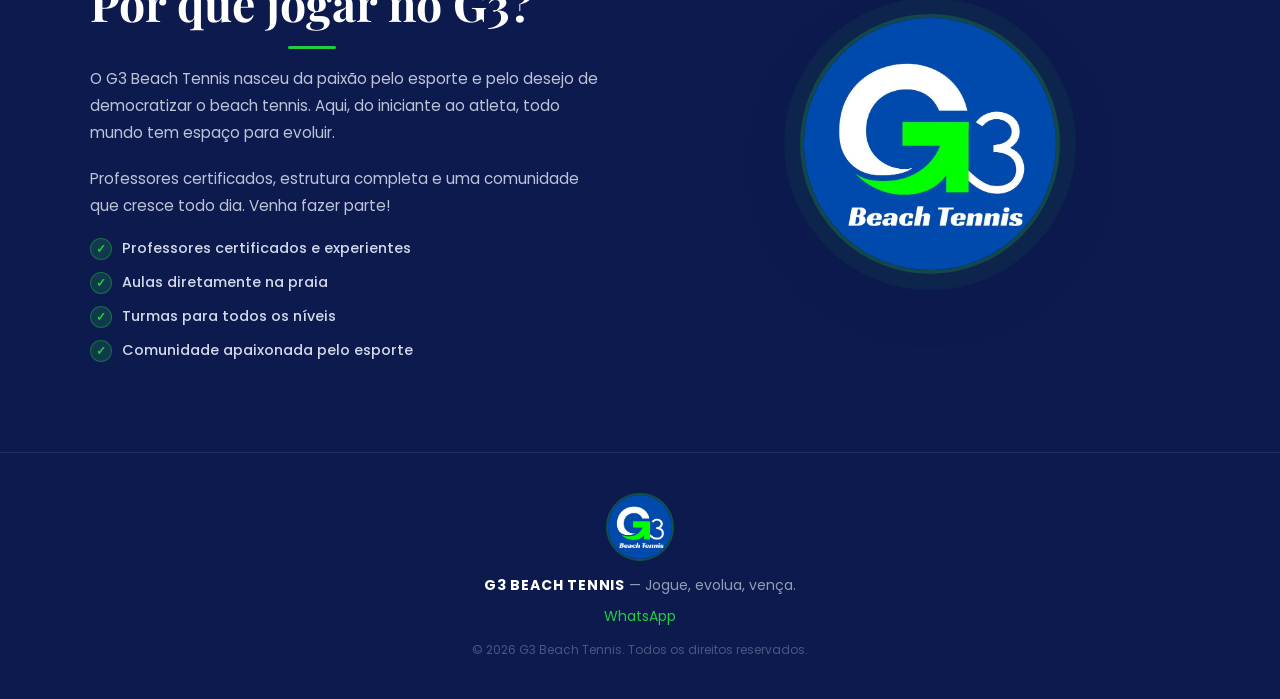
<file: g3 beach tennis/index.html>
<!DOCTYPE html>
<html lang="pt-BR">

<head>
  <meta charset="UTF-8" />
  <meta name="viewport" content="width=device-width, initial-scale=1.0" />
  <title>G3 Beach Tennis — Jogue, evolua, vença.</title>
  <link rel="icon" href="../favicon.svg" type="image/svg+xml" />
  <link rel="stylesheet" href="style.css" />
  <link rel="preconnect" href="https://fonts.googleapis.com" />
  <link rel="preconnect" href="https://fonts.gstatic.com" crossorigin />
  <link
    href="https://fonts.googleapis.com/css2?family=Playfair+Display:ital,wght@0,700;0,900;1,700&family=Poppins:wght@300;400;500;600;700&display=swap"
    rel="stylesheet" />
</head>

<body>

  <!-- NAV -->
  <nav id="navbar">
    <div class="nav-inner">
      <a href="#hero" class="logo">
        <img src="logo.png" alt="G3 Beach Tennis" class="logo-img" />
        G3 BEACH TENNIS
      </a>
      <ul class="nav-links" id="nav-links">
        <li><a href="#planos" onclick="closeNav()">Planos</a></li>
        <li><a href="#como-pedir" onclick="closeNav()">Como Funciona</a></li>
        <li><a href="#pedido" onclick="closeNav()" class="nav-cta">Agendar Aula</a></li>
      </ul>
      <button class="hamburger" id="hamburger" onclick="toggleNav()" aria-label="Menu">
        <span></span><span></span><span></span>
      </button>
    </div>
  </nav>
  <div class="nav-overlay" id="nav-overlay" onclick="closeNav()"></div>

  <!-- HERO -->
  <section id="hero">
    <div class="hero-dots"></div>
    <div class="hero-content">
      <span class="hero-badge">🎾 Beach Tennis profissional</span>
      <h1>Jogue, evolua,<br /><em>vença.</em></h1>
      <p>Aulas para todos os níveis diretamente na praia, com uma comunidade apaixonada pelo esporte. Venha fazer parte
        do G3.</p>
      <div class="hero-btns">
        <a href="#pedido" class="btn-primary">Quero agendar minha aula</a>
        <a href="#planos" class="btn-secondary">Ver planos</a>
      </div>
    </div>
    <div class="hero-visual">
      <div class="hero-logo-wrap">
        <div class="hero-logo-ring"></div>
        <img src="logo.png" alt="G3 Beach Tennis" class="hero-logo" />
        <span class="float-tag f1">🏖️ Na praia</span>
        <span class="float-tag f2">⚡ Alta performance</span>
        <span class="float-tag f3">🎾 Todos os níveis</span>
      </div>
    </div>
    <div class="section-wave">
      <svg viewBox="0 0 1440 70" preserveAspectRatio="none" xmlns="http://www.w3.org/2000/svg">
        <path d="M0,35 C240,0 480,70 720,35 C960,0 1200,70 1440,35 L1440,70 L0,70 Z" fill="#ffffff" />
      </svg>
    </div>
  </section>

  <!-- PLANOS -->
  <section id="planos">
    <div class="section-inner">
      <span class="section-label reveal">O que oferecemos</span>
      <h2 class="reveal">Escolha seu nível</h2>
      <p class="section-sub reveal">Do iniciante ao avançado, temos o plano certo para o seu nível e objetivo. Aulas na
        praia com professor especializado.</p>
      <div class="cards-grid">

        <div class="flavor-card reveal" style="--accent:#1a4ab5" data-plano="Primeira aula">
          <div class="card-icon">🎯</div>
          <h3>Primeira aula</h3>
          <p>Nunca jogou beach tennis? Venha experimentar com um professor especializado. Raquete e bola inclusos — só
            aparecer!</p>
          <span class="price">Consulte</span>
          <button class="add-to-order" onclick="addPlano('Primeira aula')">+ Selecionar</button>
        </div>

        <div class="flavor-card reveal" style="--accent:#22cc44" data-plano="Já pratico a um tempo">
          <div class="card-icon">⚡</div>
          <h3>Já pratico a um tempo</h3>
          <p>Já tem experiência na areia e quer evoluir? Avaliamos seu nível e montamos um plano focado na sua evolução
            técnica e tática.</p>
          <span class="price">Consulte</span>
          <button class="add-to-order" onclick="addPlano('Já pratico a um tempo')">+ Selecionar</button>
        </div>

      </div>
    </div>
    <div class="section-wave">
      <svg viewBox="0 0 1440 70" preserveAspectRatio="none" xmlns="http://www.w3.org/2000/svg">
        <path d="M0,20 C360,70 1080,0 1440,50 L1440,70 L0,70 Z" fill="#eef4ff" />
      </svg>
    </div>
  </section>

  <!-- COMO FUNCIONA -->
  <section id="como-pedir">
    <div class="section-inner">
      <span class="section-label reveal">Simples assim</span>
      <h2 class="reveal">Como começar</h2>
      <div class="steps">
        <div class="step reveal">
          <div class="step-emoji">🎾</div>
          <div class="step-number">01</div>
          <h4>Escolha o plano</h4>
          <p>Selecione o plano ou serviço que melhor se encaixa no seu nível e disponibilidade.</p>
        </div>
        <div class="step-arrow reveal">→</div>
        <div class="step reveal">
          <div class="step-emoji">📱</div>
          <div class="step-number">02</div>
          <h4>Fale pelo WhatsApp</h4>
          <p>Clique no botão — a mensagem já vem pré-preenchida com o plano escolhido.</p>
        </div>
        <div class="step-arrow reveal">→</div>
        <div class="step reveal">
          <div class="step-emoji">🏖️</div>
          <div class="step-number">03</div>
          <h4>Apareça e jogue</h4>
          <p>Confirmamos seu horário e você já chega pronto para a praia. É simples assim!</p>
        </div>
      </div>
    </div>
    <div class="section-wave">
      <svg viewBox="0 0 1440 70" preserveAspectRatio="none" xmlns="http://www.w3.org/2000/svg">
        <path d="M0,50 C480,0 960,70 1440,20 L1440,70 L0,70 Z" fill="#ffffff" />
      </svg>
    </div>
  </section>

  <!-- AGENDAMENTO -->
  <section id="pedido">
    <div class="section-inner">
      <span class="section-label reveal">Bora jogar!</span>
      <h2 class="reveal">Agende sua aula</h2>
      <p class="section-sub reveal">Selecione o plano acima ou descreva o que procura nas observações abaixo.</p>

      <div class="order-box reveal">
        <div id="order-list-wrap">
          <h4>Plano(s) selecionado(s):</h4>
          <ul id="order-list">
            <li class="empty-msg">Nenhum plano selecionado ainda.<br />Clique em "+ Selecionar" nos cards acima.</li>
          </ul>
          <button id="clear-order" onclick="clearOrder()" style="display:none;">🗑 Limpar seleção</button>
        </div>

        <div class="order-form">
          <label for="customer-name">Seu nome</label>
          <input type="text" id="customer-name" placeholder="Ex: Carlos" />

          <label for="nivel-info">Seu nível (opcional)</label>
          <input type="text" id="nivel-info" placeholder="Ex: iniciante, intermediário, avançado" />

          <label for="obs">Disponibilidade / Observações</label>
          <textarea id="obs" placeholder="Ex: manhãs de segunda e quarta, interesse em aulas individuais…"></textarea>

          <button class="btn-whatsapp" onclick="sendWhatsApp()">
            <svg viewBox="0 0 24 24" fill="currentColor" width="22" height="22">
              <path
                d="M17.472 14.382c-.297-.149-1.758-.867-2.03-.967-.273-.099-.471-.148-.67.15-.197.297-.767.966-.94 1.164-.173.199-.347.223-.644.075-.297-.15-1.255-.463-2.39-1.475-.883-.788-1.48-1.761-1.653-2.059-.173-.297-.018-.458.13-.606.134-.133.298-.347.446-.52.149-.174.198-.298.298-.497.099-.198.05-.371-.025-.52-.075-.149-.669-1.612-.916-2.207-.242-.579-.487-.5-.669-.51-.173-.008-.371-.01-.57-.01-.198 0-.52.074-.792.372-.272.297-1.04 1.016-1.04 2.479 0 1.462 1.065 2.875 1.213 3.074.149.198 2.096 3.2 5.077 4.487.709.306 1.262.489 1.694.625.712.227 1.36.195 1.871.118.571-.085 1.758-.719 2.006-1.413.248-.694.248-1.289.173-1.413-.074-.124-.272-.198-.57-.347m-5.421 7.403h-.004a9.87 9.87 0 01-5.031-1.378l-.361-.214-3.741.982.998-3.648-.235-.374a9.86 9.86 0 01-1.51-5.26c.001-5.45 4.436-9.884 9.888-9.884 2.64 0 5.122 1.03 6.988 2.898a9.825 9.825 0 012.893 6.994c-.003 5.45-4.437 9.884-9.885 9.884m8.413-18.297A11.815 11.815 0 0012.05 0C5.495 0 .16 5.335.157 11.892c0 2.096.547 4.142 1.588 5.945L.057 24l6.305-1.654a11.882 11.882 0 005.683 1.448h.005c6.554 0 11.89-5.335 11.893-11.893a11.821 11.821 0 00-3.48-8.413z" />
            </svg>
            Agendar pelo WhatsApp
          </button>
        </div>
      </div>
    </div>
    <div class="section-wave">
      <svg viewBox="0 0 1440 70" preserveAspectRatio="none" xmlns="http://www.w3.org/2000/svg">
        <path d="M0,35 C240,0 480,70 720,35 C960,0 1200,70 1440,35 L1440,70 L0,70 Z" fill="#0d1a4d" />
      </svg>
    </div>
  </section>

  <!-- SOBRE -->
  <section id="sobre">
    <div class="section-inner sobre-grid">
      <div class="sobre-text reveal">
        <span class="section-label">Quem somos</span>
        <h2>Por que jogar no G3?</h2>
        <p>O G3 Beach Tennis nasceu da paixão pelo esporte e pelo desejo de democratizar o beach tennis. Aqui, do
          iniciante ao atleta, todo mundo tem espaço para evoluir.</p>
        <p>Professores certificados, estrutura completa e uma comunidade que cresce todo dia. Venha fazer parte!</p>
        <ul class="vantagens">
          <li><span class="check">✓</span> Professores certificados e experientes</li>
          <li><span class="check">✓</span> Aulas diretamente na praia</li>
          <li><span class="check">✓</span> Turmas para todos os níveis</li>
          <li><span class="check">✓</span> Comunidade apaixonada pelo esporte</li>
        </ul>
      </div>
      <div class="sobre-visual reveal">
        <img src="logo.png" alt="G3 Beach Tennis" class="sobre-logo" />
      </div>
    </div>
  </section>

  <!-- FOOTER -->
  <footer>
    <img src="logo.png" alt="G3 Beach Tennis" class="footer-logo" />
    <p><strong>G3 BEACH TENNIS</strong> — Jogue, evolua, vença.</p>
    <p>
      <a href="https://wa.me/5513991016981" target="_blank">WhatsApp</a>
    </p>
    <p class="footer-tiny">© 2026 G3 Beach Tennis. Todos os direitos reservados.</p>
  </footer>

  <!-- TOAST -->
  <div id="toast" class="toast"></div>

  <!-- FLOATING WHATSAPP -->
  <a class="fab-whatsapp" href="https://wa.me/5513991016981" target="_blank" id="fab" aria-label="Fale pelo WhatsApp">
    <svg viewBox="0 0 24 24" fill="currentColor" width="28" height="28">
      <path
        d="M17.472 14.382c-.297-.149-1.758-.867-2.03-.967-.273-.099-.471-.148-.67.15-.197.297-.767.966-.94 1.164-.173.199-.347.223-.644.075-.297-.15-1.255-.463-2.39-1.475-.883-.788-1.48-1.761-1.653-2.059-.173-.297-.018-.458.13-.606.134-.133.298-.347.446-.52.149-.174.198-.298.298-.497.099-.198.05-.371-.025-.52-.075-.149-.669-1.612-.916-2.207-.242-.579-.487-.5-.669-.51-.173-.008-.371-.01-.57-.01-.198 0-.52.074-.792.372-.272.297-1.04 1.016-1.04 2.479 0 1.462 1.065 2.875 1.213 3.074.149.198 2.096 3.2 5.077 4.487.709.306 1.262.489 1.694.625.712.227 1.36.195 1.871.118.571-.085 1.758-.719 2.006-1.413.248-.694.248-1.289.173-1.413-.074-.124-.272-.198-.57-.347m-5.421 7.403h-.004a9.87 9.87 0 01-5.031-1.378l-.361-.214-3.741.982.998-3.648-.235-.374a9.86 9.86 0 01-1.51-5.26c.001-5.45 4.436-9.884 9.888-9.884 2.64 0 5.122 1.03 6.988 2.898a9.825 9.825 0 012.893 6.994c-.003 5.45-4.437 9.884-9.885 9.884m8.413-18.297A11.815 11.815 0 0012.05 0C5.495 0 .16 5.335.157 11.892c0 2.096.547 4.142 1.588 5.945L.057 24l6.305-1.654a11.882 11.882 0 005.683 1.448h.005c6.554 0 11.89-5.335 11.893-11.893a11.821 11.821 0 00-3.48-8.413z" />
    </svg>
    <span>Agendar agora</span>
  </a>

  <script src="script.js"></script>
</body>

</html>
</file>
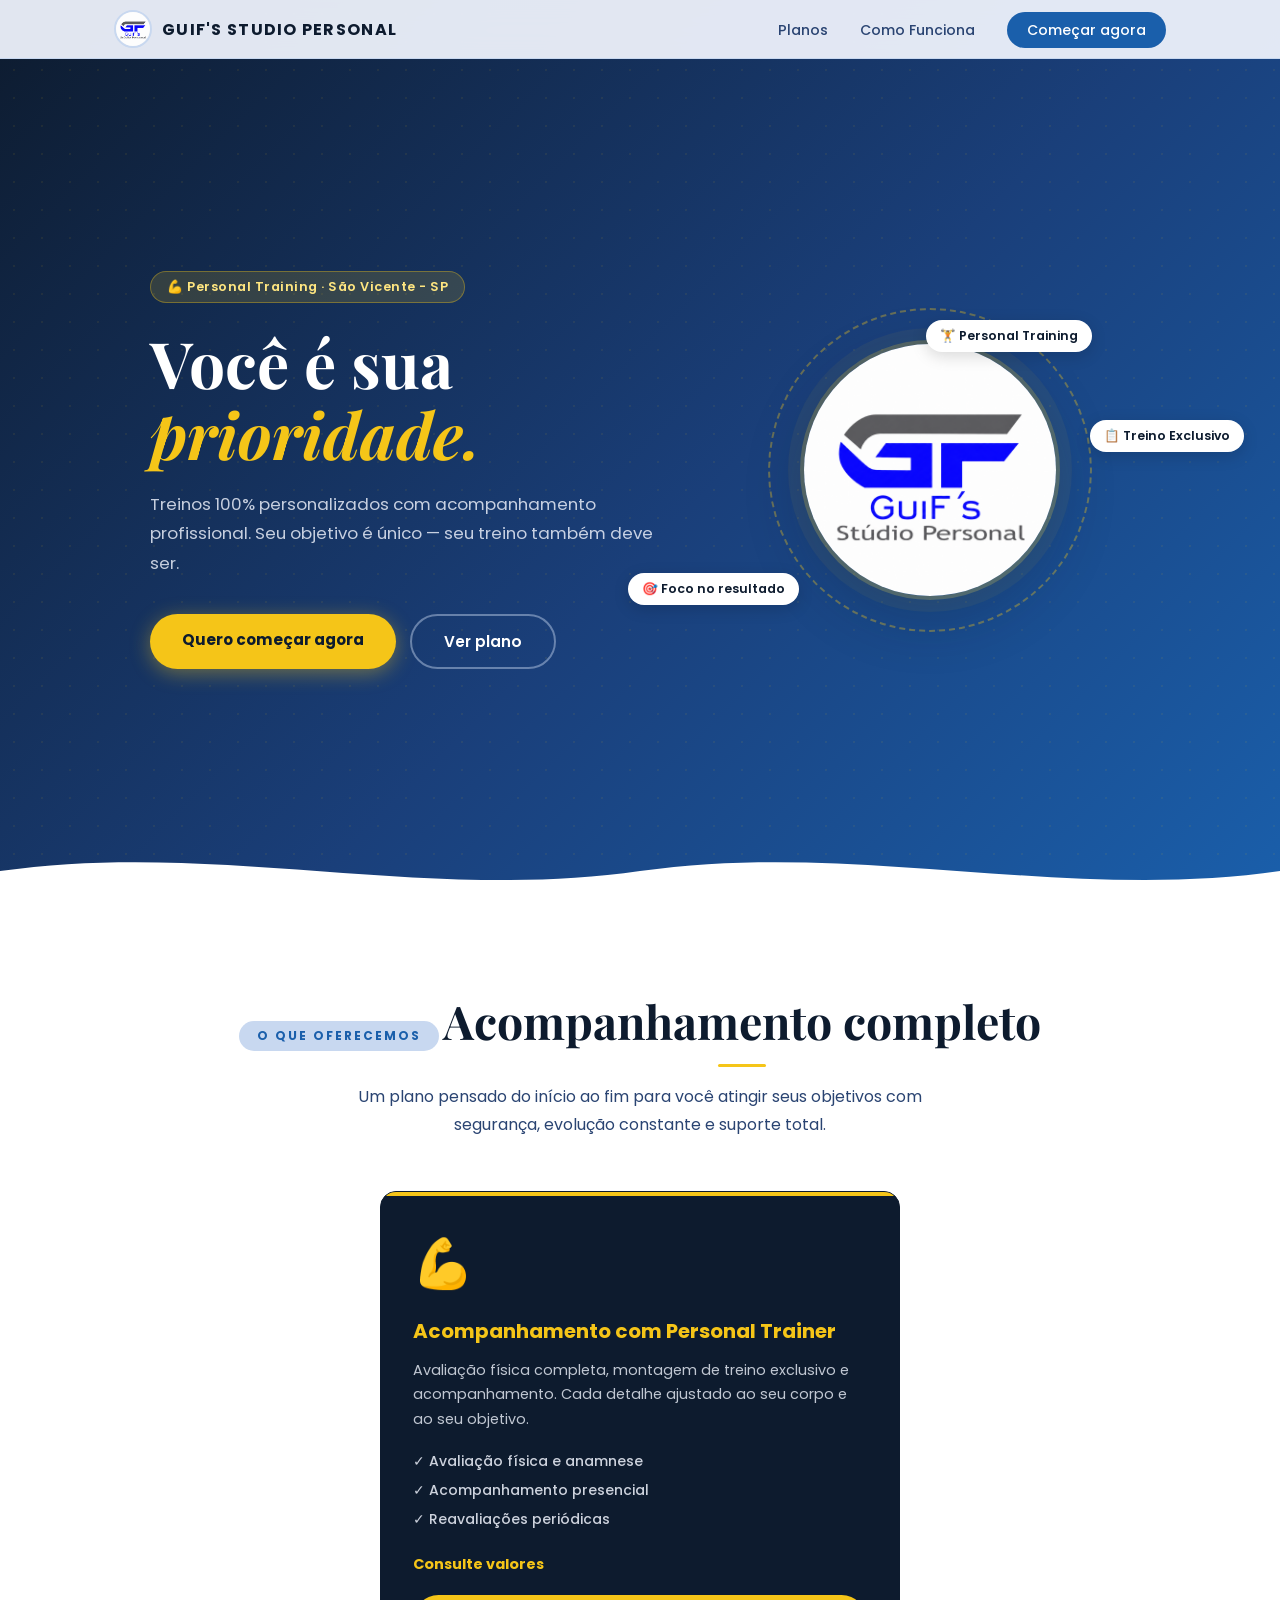
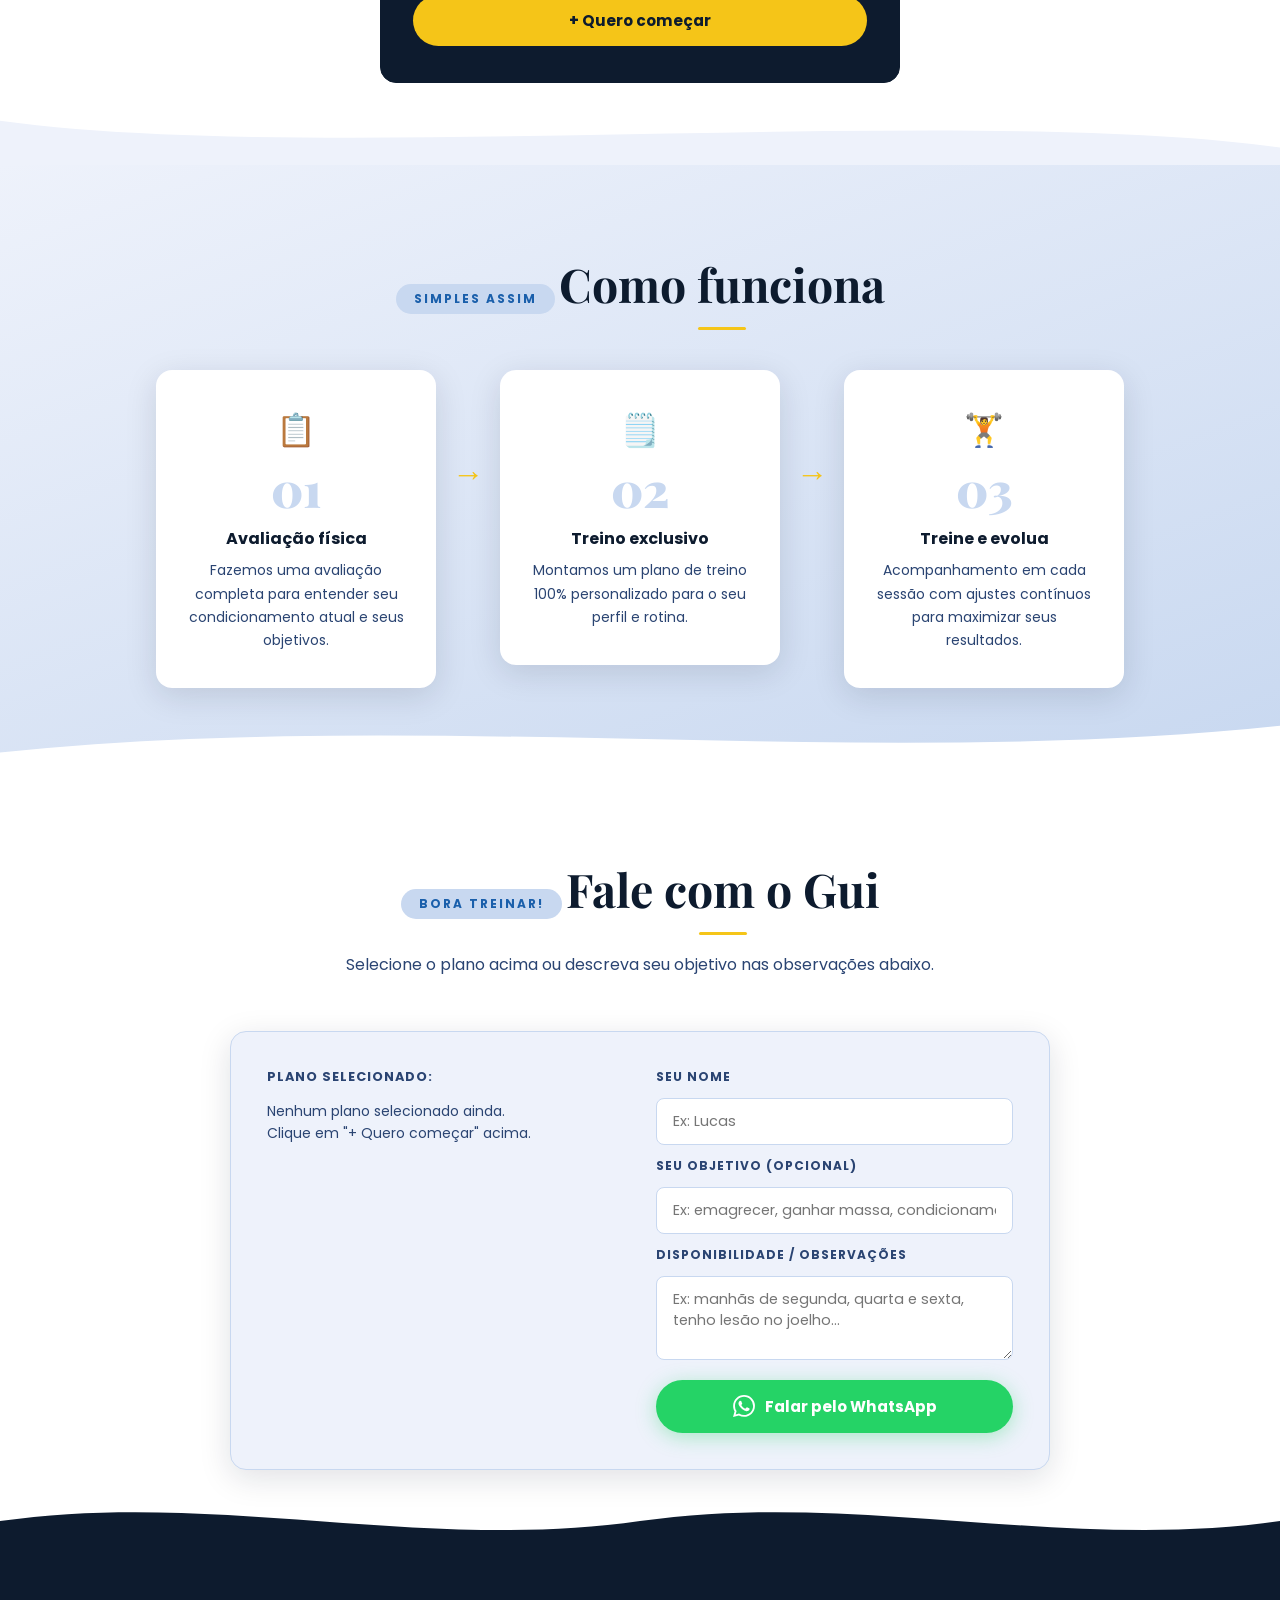
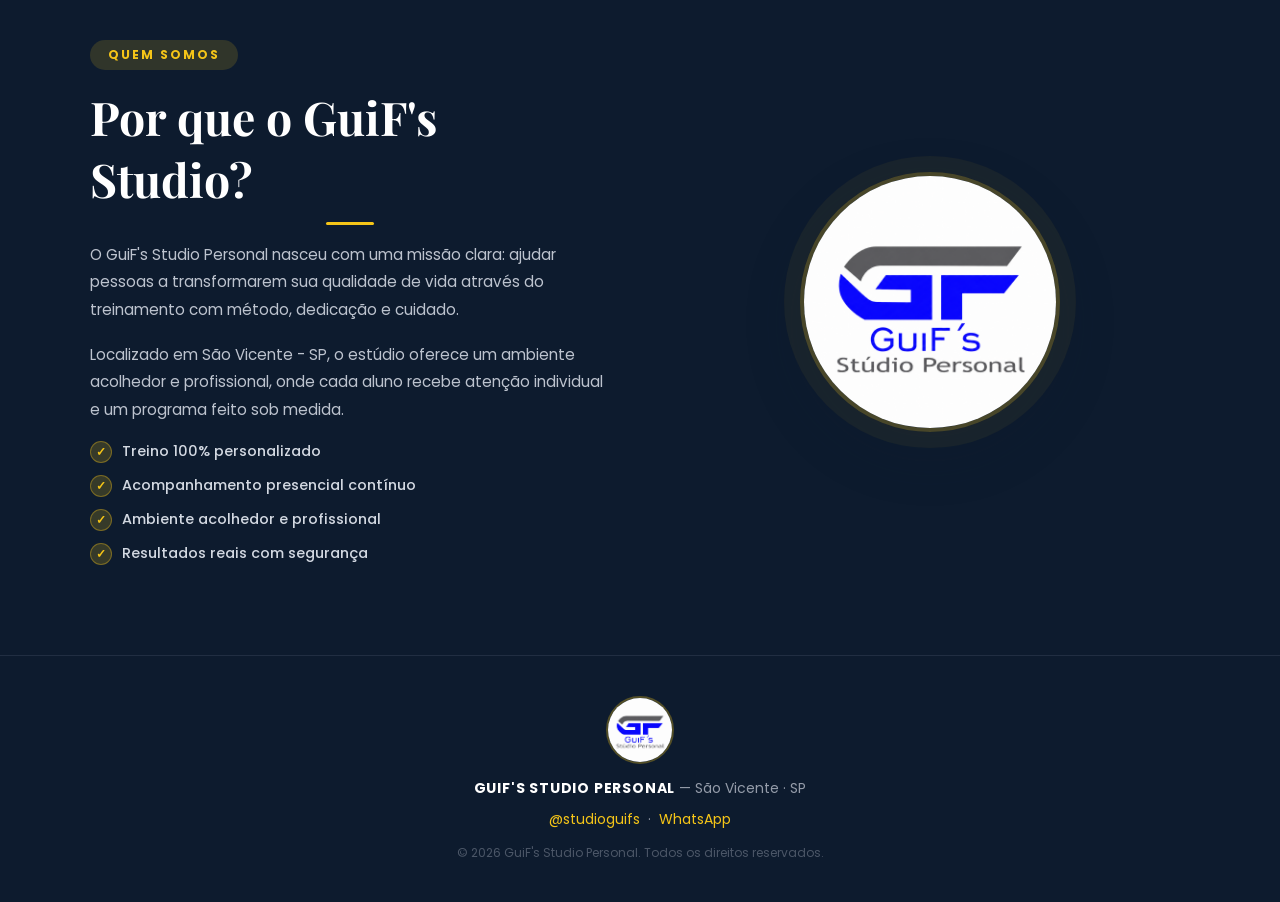
<file: guifs studio personal/index.html>
<!DOCTYPE html>
<html lang="pt-BR">

<head>
  <meta charset="UTF-8" />
  <meta name="viewport" content="width=device-width, initial-scale=1.0" />
  <title>GuiF's Studio Personal — Você é sua prioridade!</title>
  <link rel="icon" href="../favicon.svg" type="image/svg+xml" />
  <link rel="stylesheet" href="style.css" />
  <link rel="preconnect" href="https://fonts.googleapis.com" />
  <link rel="preconnect" href="https://fonts.gstatic.com" crossorigin />
  <link
    href="https://fonts.googleapis.com/css2?family=Playfair+Display:ital,wght@0,700;0,900;1,700&family=Poppins:wght@300;400;500;600;700&display=swap"
    rel="stylesheet" />
</head>

<body>

  <!-- NAV -->
  <nav id="navbar">
    <div class="nav-inner">
      <a href="#hero" class="logo">
        <img src="logo.png" alt="GuiF's Studio Personal" class="logo-img" />
        GUIF'S STUDIO PERSONAL
      </a>
      <ul class="nav-links" id="nav-links">
        <li><a href="#planos" onclick="closeNav()">Planos</a></li>
        <li><a href="#como-pedir" onclick="closeNav()">Como Funciona</a></li>
        <li><a href="#pedido" onclick="closeNav()" class="nav-cta">Começar agora</a></li>
      </ul>
      <button class="hamburger" id="hamburger" onclick="toggleNav()" aria-label="Menu">
        <span></span><span></span><span></span>
      </button>
    </div>
  </nav>
  <div class="nav-overlay" id="nav-overlay" onclick="closeNav()"></div>

  <!-- HERO -->
  <section id="hero">
    <div class="hero-dots"></div>
    <div class="hero-content">
      <span class="hero-badge">💪 Personal Training · São Vicente - SP</span>
      <h1>Você é sua <br /><em>prioridade.</em></h1>
      <p>Treinos 100% personalizados com acompanhamento profissional. Seu objetivo é único — seu treino também deve ser.
      </p>
      <div class="hero-btns">
        <a href="#pedido" class="btn-primary">Quero começar agora</a>
        <a href="#planos" class="btn-secondary">Ver plano</a>
      </div>
    </div>
    <div class="hero-visual">
      <div class="hero-logo-wrap">
        <div class="hero-logo-ring"></div>
        <img src="logo.png" alt="GuiF's Studio Personal" class="hero-logo" />
        <span class="float-tag f1">🏋️ Personal Training</span>
        <span class="float-tag f2">📋 Treino Exclusivo</span>
        <span class="float-tag f3">🎯 Foco no resultado</span>
      </div>
    </div>
    <div class="section-wave">
      <svg viewBox="0 0 1440 70" preserveAspectRatio="none" xmlns="http://www.w3.org/2000/svg">
        <path d="M0,35 C240,0 480,70 720,35 C960,0 1200,70 1440,35 L1440,70 L0,70 Z" fill="#ffffff" />
      </svg>
    </div>
  </section>

  <!-- PLANO -->
  <section id="planos">
    <div class="section-inner">
      <span class="section-label reveal">O que oferecemos</span>
      <h2 class="reveal">Acompanhamento completo</h2>
      <p class="section-sub reveal">Um plano pensado do início ao fim para você atingir seus objetivos com segurança,
        evolução constante e suporte total.</p>
      <div class="cards-grid">

        <div class="flavor-card destaque reveal" data-plano="Acompanhamento com Personal Trainer">
          <div class="card-icon">💪</div>
          <h3>Acompanhamento com Personal Trainer</h3>
          <p>Avaliação física completa, montagem de treino exclusivo e acompanhamento. Cada
            detalhe ajustado ao seu corpo e ao seu objetivo.</p>
          <ul class="card-features">
            <li>✓ Avaliação física e anamnese</li>
            <li>✓ Acompanhamento presencial</li>
            <li>✓ Reavaliações periódicas</li>
          </ul>
          <span class="price">Consulte valores</span>
          <button class="add-to-order" onclick="addPlano('Acompanhamento com Personal Trainer')">+ Quero
            começar</button>
        </div>

      </div>
    </div>
    <div class="section-wave">
      <svg viewBox="0 0 1440 70" preserveAspectRatio="none" xmlns="http://www.w3.org/2000/svg">
        <path d="M0,20 C360,70 1080,0 1440,50 L1440,70 L0,70 Z" fill="#eef2fb" />
      </svg>
    </div>
  </section>

  <!-- COMO FUNCIONA -->
  <section id="como-pedir">
    <div class="section-inner">
      <span class="section-label reveal">Simples assim</span>
      <h2 class="reveal">Como funciona</h2>
      <div class="steps">
        <div class="step reveal">
          <div class="step-emoji">📋</div>
          <div class="step-number">01</div>
          <h4>Avaliação física</h4>
          <p>Fazemos uma avaliação completa para entender seu condicionamento atual e seus objetivos.</p>
        </div>
        <div class="step-arrow reveal">→</div>
        <div class="step reveal">
          <div class="step-emoji">🗒️</div>
          <div class="step-number">02</div>
          <h4>Treino exclusivo</h4>
          <p>Montamos um plano de treino 100% personalizado para o seu perfil e rotina.</p>
        </div>
        <div class="step-arrow reveal">→</div>
        <div class="step reveal">
          <div class="step-emoji">🏋️</div>
          <div class="step-number">03</div>
          <h4>Treine e evolua</h4>
          <p>Acompanhamento em cada sessão com ajustes contínuos para maximizar seus resultados.</p>
        </div>
      </div>
    </div>
    <div class="section-wave">
      <svg viewBox="0 0 1440 70" preserveAspectRatio="none" xmlns="http://www.w3.org/2000/svg">
        <path d="M0,50 C480,0 960,70 1440,20 L1440,70 L0,70 Z" fill="#ffffff" />
      </svg>
    </div>
  </section>

  <!-- AGENDAMENTO -->
  <section id="pedido">
    <div class="section-inner">
      <span class="section-label reveal">Bora treinar!</span>
      <h2 class="reveal">Fale com o Gui</h2>
      <p class="section-sub reveal">Selecione o plano acima ou descreva seu objetivo nas observações abaixo.</p>

      <div class="order-box reveal">
        <div id="order-list-wrap">
          <h4>Plano selecionado:</h4>
          <ul id="order-list">
            <li class="empty-msg">Nenhum plano selecionado ainda.<br />Clique em "+ Quero começar" acima.</li>
          </ul>
          <button id="clear-order" onclick="clearOrder()" style="display:none;">🗑 Limpar seleção</button>
        </div>

        <div class="order-form">
          <label for="customer-name">Seu nome</label>
          <input type="text" id="customer-name" placeholder="Ex: Lucas" />

          <label for="objetivo-info">Seu objetivo (opcional)</label>
          <input type="text" id="objetivo-info" placeholder="Ex: emagrecer, ganhar massa, condicionamento…" />

          <label for="obs">Disponibilidade / Observações</label>
          <textarea id="obs" placeholder="Ex: manhãs de segunda, quarta e sexta, tenho lesão no joelho…"></textarea>

          <button class="btn-whatsapp" onclick="sendWhatsApp()">
            <svg viewBox="0 0 24 24" fill="currentColor" width="22" height="22">
              <path
                d="M17.472 14.382c-.297-.149-1.758-.867-2.03-.967-.273-.099-.471-.148-.67.15-.197.297-.767.966-.94 1.164-.173.199-.347.223-.644.075-.297-.15-1.255-.463-2.39-1.475-.883-.788-1.48-1.761-1.653-2.059-.173-.297-.018-.458.13-.606.134-.133.298-.347.446-.52.149-.174.198-.298.298-.497.099-.198.05-.371-.025-.52-.075-.149-.669-1.612-.916-2.207-.242-.579-.487-.5-.669-.51-.173-.008-.371-.01-.57-.01-.198 0-.52.074-.792.372-.272.297-1.04 1.016-1.04 2.479 0 1.462 1.065 2.875 1.213 3.074.149.198 2.096 3.2 5.077 4.487.709.306 1.262.489 1.694.625.712.227 1.36.195 1.871.118.571-.085 1.758-.719 2.006-1.413.248-.694.248-1.289.173-1.413-.074-.124-.272-.198-.57-.347m-5.421 7.403h-.004a9.87 9.87 0 01-5.031-1.378l-.361-.214-3.741.982.998-3.648-.235-.374a9.86 9.86 0 01-1.51-5.26c.001-5.45 4.436-9.884 9.888-9.884 2.64 0 5.122 1.03 6.988 2.898a9.825 9.825 0 012.893 6.994c-.003 5.45-4.437 9.884-9.885 9.884m8.413-18.297A11.815 11.815 0 0012.05 0C5.495 0 .16 5.335.157 11.892c0 2.096.547 4.142 1.588 5.945L.057 24l6.305-1.654a11.882 11.882 0 005.683 1.448h.005c6.554 0 11.89-5.335 11.893-11.893a11.821 11.821 0 00-3.48-8.413z" />
            </svg>
            Falar pelo WhatsApp
          </button>
        </div>
      </div>
    </div>
    <div class="section-wave">
      <svg viewBox="0 0 1440 70" preserveAspectRatio="none" xmlns="http://www.w3.org/2000/svg">
        <path d="M0,35 C240,0 480,70 720,35 C960,0 1200,70 1440,35 L1440,70 L0,70 Z" fill="#0d1b2e" />
      </svg>
    </div>
  </section>

  <!-- SOBRE -->
  <section id="sobre">
    <div class="section-inner sobre-grid">
      <div class="sobre-text reveal">
        <span class="section-label">Quem somos</span>
        <h2>Por que o GuiF's Studio?</h2>
        <p>O GuiF's Studio Personal nasceu com uma missão clara: ajudar pessoas a transformarem sua qualidade de vida
          através do treinamento com método, dedicação e cuidado.</p>
        <p>Localizado em São Vicente - SP, o estúdio oferece um ambiente acolhedor e profissional, onde cada aluno
          recebe atenção individual e um programa feito sob medida.</p>
        <ul class="vantagens">
          <li><span class="check">✓</span> Treino 100% personalizado</li>
          <li><span class="check">✓</span> Acompanhamento presencial contínuo</li>
          <li><span class="check">✓</span> Ambiente acolhedor e profissional</li>
          <li><span class="check">✓</span> Resultados reais com segurança</li>
        </ul>
      </div>
      <div class="sobre-visual reveal">
        <img src="logo.png" alt="GuiF's Studio Personal" class="sobre-logo" />
      </div>
    </div>
  </section>

  <!-- FOOTER -->
  <footer>
    <img src="logo.png" alt="GuiF's Studio Personal" class="footer-logo" />
    <p><strong>GUIF'S STUDIO PERSONAL</strong> — São Vicente · SP</p>
    <p>
      <a href="https://instagram.com/studioguifs" target="_blank">@studioguifs</a>
      &nbsp;·&nbsp;
      <a href="https://wa.me/5513991690440" target="_blank">WhatsApp</a>
    </p>
    <p class="footer-tiny">© 2026 GuiF's Studio Personal. Todos os direitos reservados.</p>
  </footer>

  <!-- TOAST -->
  <div id="toast" class="toast"></div>

  <!-- FLOATING WHATSAPP -->
  <a class="fab-whatsapp" href="https://wa.me/5513991690440" target="_blank" id="fab" aria-label="Fale pelo WhatsApp">
    <svg viewBox="0 0 24 24" fill="currentColor" width="28" height="28">
      <path
        d="M17.472 14.382c-.297-.149-1.758-.867-2.03-.967-.273-.099-.471-.148-.67.15-.197.297-.767.966-.94 1.164-.173.199-.347.223-.644.075-.297-.15-1.255-.463-2.39-1.475-.883-.788-1.48-1.761-1.653-2.059-.173-.297-.018-.458.13-.606.134-.133.298-.347.446-.52.149-.174.198-.298.298-.497.099-.198.05-.371-.025-.52-.075-.149-.669-1.612-.916-2.207-.242-.579-.487-.5-.669-.51-.173-.008-.371-.01-.57-.01-.198 0-.52.074-.792.372-.272.297-1.04 1.016-1.04 2.479 0 1.462 1.065 2.875 1.213 3.074.149.198 2.096 3.2 5.077 4.487.709.306 1.262.489 1.694.625.712.227 1.36.195 1.871.118.571-.085 1.758-.719 2.006-1.413.248-.694.248-1.289.173-1.413-.074-.124-.272-.198-.57-.347m-5.421 7.403h-.004a9.87 9.87 0 01-5.031-1.378l-.361-.214-3.741.982.998-3.648-.235-.374a9.86 9.86 0 01-1.51-5.26c.001-5.45 4.436-9.884 9.888-9.884 2.64 0 5.122 1.03 6.988 2.898a9.825 9.825 0 012.893 6.994c-.003 5.45-4.437 9.884-9.885 9.884m8.413-18.297A11.815 11.815 0 0012.05 0C5.495 0 .16 5.335.157 11.892c0 2.096.547 4.142 1.588 5.945L.057 24l6.305-1.654a11.882 11.882 0 005.683 1.448h.005c6.554 0 11.89-5.335 11.893-11.893a11.821 11.821 0 00-3.48-8.413z" />
    </svg>
    <span>Começar agora</span>
  </a>

  <script src="script.js"></script>
</body>

</html>
</file>
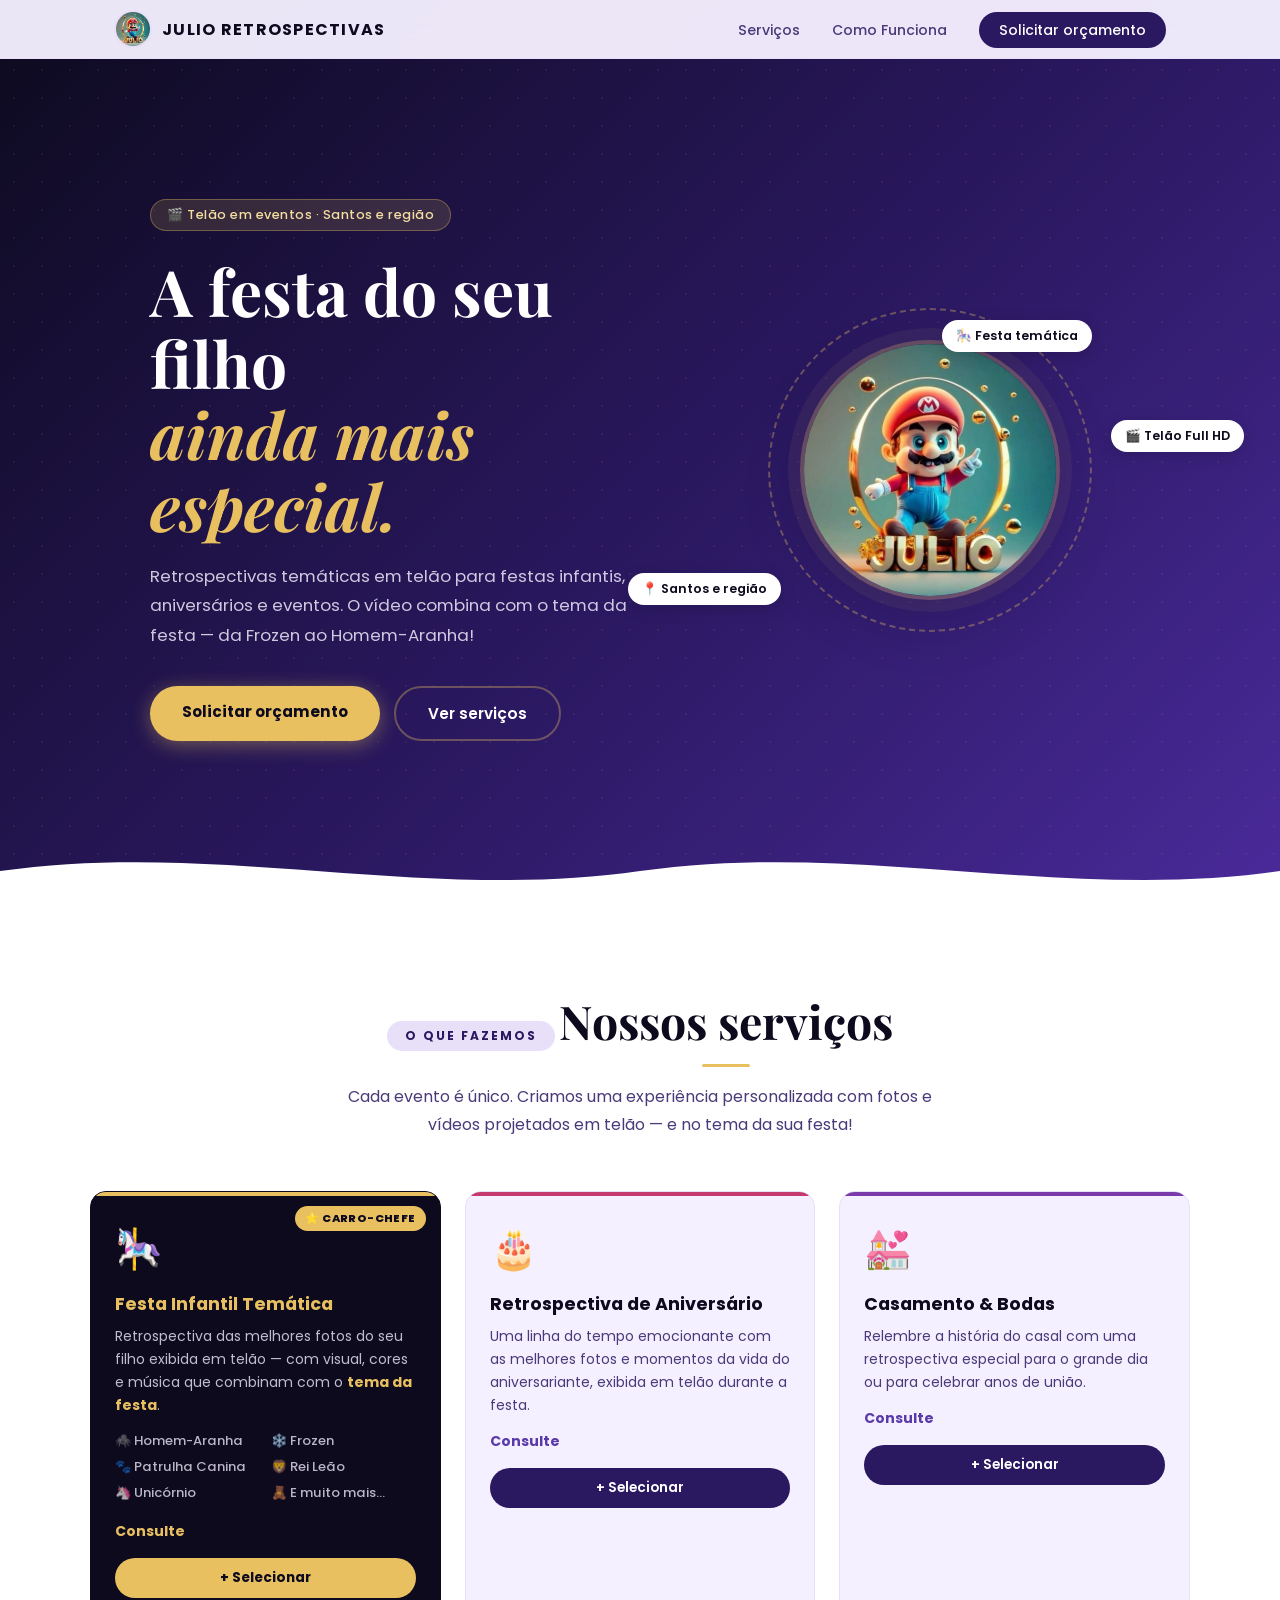
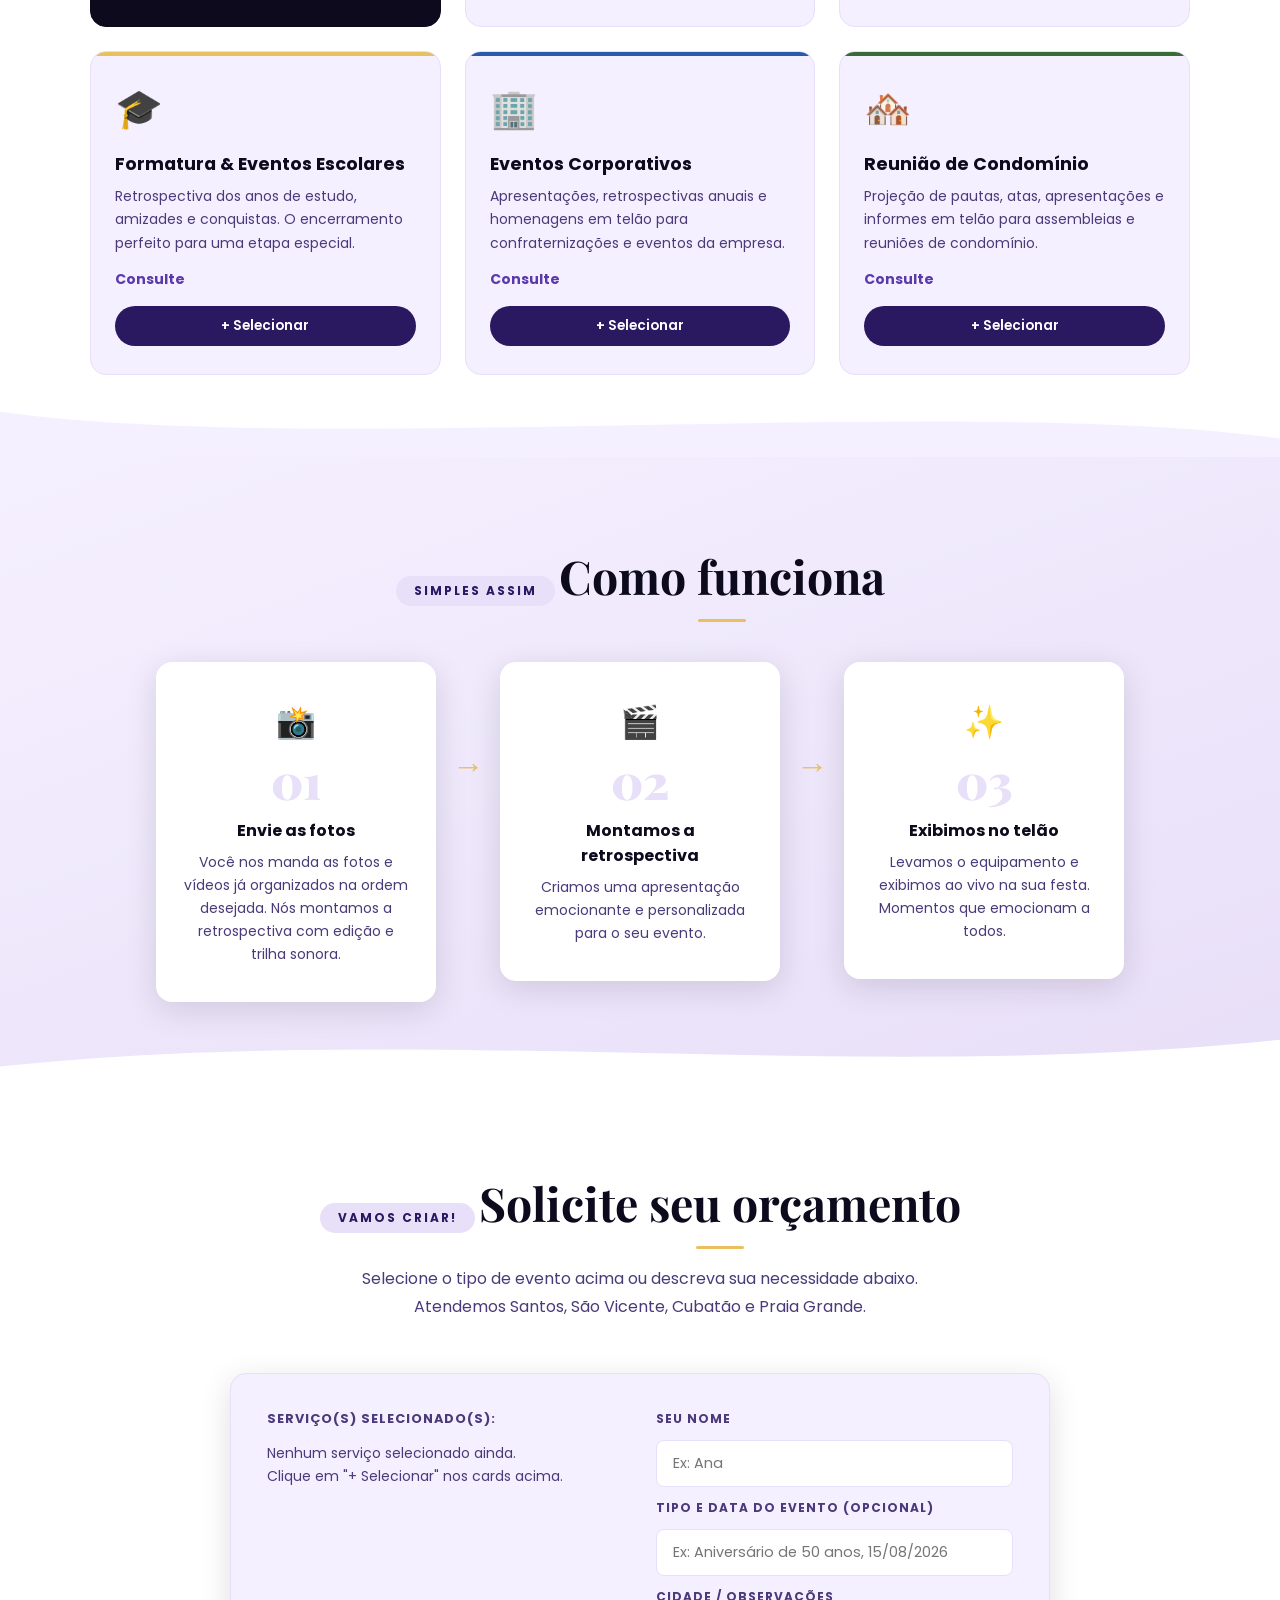
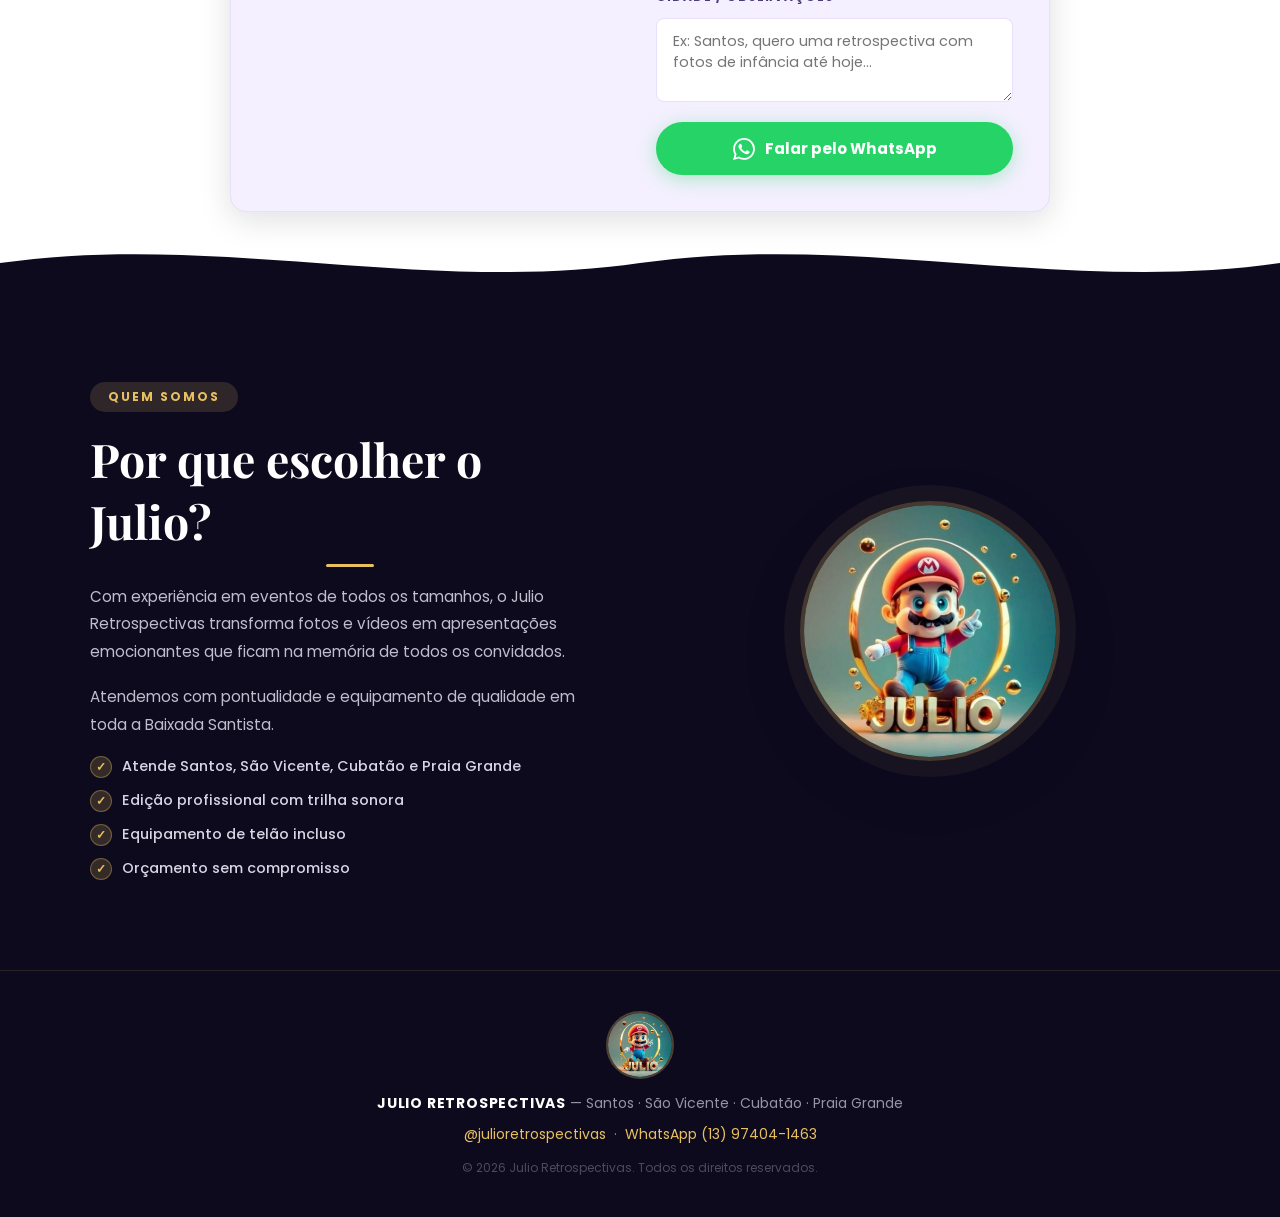
<file: julio retrospectivas/index.html>
<!DOCTYPE html>
<html lang="pt-BR">
<head>
  <meta charset="UTF-8" />
  <meta name="viewport" content="width=device-width, initial-scale=1.0" />
  <title>Julio Retrospectivas — Momentos que ficam para sempre</title>
  <link rel="icon" href="../favicon.svg" type="image/svg+xml" />
  <link rel="stylesheet" href="style.css" />
  <link rel="preconnect" href="https://fonts.googleapis.com" />
  <link rel="preconnect" href="https://fonts.gstatic.com" crossorigin />
  <link href="https://fonts.googleapis.com/css2?family=Playfair+Display:ital,wght@0,700;0,900;1,700&family=Poppins:wght@300;400;500;600;700&display=swap" rel="stylesheet" />
</head>
<body>

  <!-- NAV -->
  <nav id="navbar">
    <div class="nav-inner">
      <a href="#hero" class="logo">
        <img src="logo.png" alt="Julio Retrospectivas" class="logo-img" />
        JULIO RETROSPECTIVAS
      </a>
      <ul class="nav-links" id="nav-links">
        <li><a href="#servicos"   onclick="closeNav()">Serviços</a></li>
        <li><a href="#como-pedir" onclick="closeNav()">Como Funciona</a></li>
        <li><a href="#pedido"     onclick="closeNav()" class="nav-cta">Solicitar orçamento</a></li>
      </ul>
      <button class="hamburger" id="hamburger" onclick="toggleNav()" aria-label="Menu">
        <span></span><span></span><span></span>
      </button>
    </div>
  </nav>
  <div class="nav-overlay" id="nav-overlay" onclick="closeNav()"></div>

  <!-- HERO -->
  <section id="hero">
    <div class="hero-dots"></div>
    <div class="hero-content">
      <span class="hero-badge">🎬 Telão em eventos · Santos e região</span>
      <h1>A festa do seu filho<br/><em>ainda mais especial.</em></h1>
      <p>Retrospectivas temáticas em telão para festas infantis, aniversários e eventos. O vídeo combina com o tema da festa — da Frozen ao Homem-Aranha!</p>
      <div class="hero-btns">
        <a href="#pedido" class="btn-primary">Solicitar orçamento</a>
        <a href="#servicos" class="btn-secondary">Ver serviços</a>
      </div>
    </div>
    <div class="hero-visual">
      <div class="hero-logo-wrap">
        <div class="hero-logo-ring"></div>
        <img src="logo.png" alt="Julio Retrospectivas" class="hero-logo" />
        <span class="float-tag f1">🎠 Festa temática</span>
        <span class="float-tag f2">🎬 Telão Full HD</span>
        <span class="float-tag f3">📍 Santos e região</span>
      </div>
    </div>
    <div class="section-wave">
      <svg viewBox="0 0 1440 70" preserveAspectRatio="none" xmlns="http://www.w3.org/2000/svg">
        <path d="M0,35 C240,0 480,70 720,35 C960,0 1200,70 1440,35 L1440,72 L0,72 Z" fill="#ffffff"/>
      </svg>
    </div>
  </section>

  <!-- SERVIÇOS -->
  <section id="servicos">
    <div class="section-inner">
      <span class="section-label reveal">O que fazemos</span>
      <h2 class="reveal">Nossos serviços</h2>
      <p class="section-sub reveal">Cada evento é único. Criamos uma experiência personalizada com fotos e vídeos projetados em telão — e no tema da sua festa!</p>
      <div class="cards-grid">

        <div class="flavor-card destaque reveal" data-servico="Festa Infantil Temática">
          <div class="card-badge">⭐ Carro-chefe</div>
          <div class="card-icon">🎠</div>
          <h3>Festa Infantil Temática</h3>
          <p>Retrospectiva das melhores fotos do seu filho exibida em telão — com visual, cores e música que combinam com o <strong style="color:var(--caramel)">tema da festa</strong>.</p>
          <ul class="card-themes">
            <li>🕷️ Homem-Aranha</li>
            <li>❄️ Frozen</li>
            <li>🐾 Patrulha Canina</li>
            <li>🦁 Rei Leão</li>
            <li>🦄 Unicórnio</li>
            <li>🧸 E muito mais…</li>
          </ul>
          <span class="price">Consulte</span>
          <button class="add-to-order" onclick="addServico('Festa Infantil Temática')">+ Selecionar</button>
        </div>

        <div class="flavor-card reveal" style="--accent:#c4396e" data-servico="Retrospectiva de Aniversário">
          <div class="card-icon">🎂</div>
          <h3>Retrospectiva de Aniversário</h3>
          <p>Uma linha do tempo emocionante com as melhores fotos e momentos da vida do aniversariante, exibida em telão durante a festa.</p>
          <span class="price">Consulte</span>
          <button class="add-to-order" onclick="addServico('Retrospectiva de Aniversário')">+ Selecionar</button>
        </div>

        <div class="flavor-card reveal" style="--accent:#7a3aaa" data-servico="Casamento & Bodas">
          <div class="card-icon">💒</div>
          <h3>Casamento & Bodas</h3>
          <p>Relembre a história do casal com uma retrospectiva especial para o grande dia ou para celebrar anos de união.</p>
          <span class="price">Consulte</span>
          <button class="add-to-order" onclick="addServico('Casamento & Bodas')">+ Selecionar</button>
        </div>

        <div class="flavor-card reveal" style="--accent:#e8c060" data-servico="Formatura & Eventos Escolares">
          <div class="card-icon">🎓</div>
          <h3>Formatura & Eventos Escolares</h3>
          <p>Retrospectiva dos anos de estudo, amizades e conquistas. O encerramento perfeito para uma etapa especial.</p>
          <span class="price">Consulte</span>
          <button class="add-to-order" onclick="addServico('Formatura & Eventos Escolares')">+ Selecionar</button>
        </div>

        <div class="flavor-card reveal" style="--accent:#2a5aaa" data-servico="Eventos Corporativos">
          <div class="card-icon">🏢</div>
          <h3>Eventos Corporativos</h3>
          <p>Apresentações, retrospectivas anuais e homenagens em telão para confraternizações e eventos da empresa.</p>
          <span class="price">Consulte</span>
          <button class="add-to-order" onclick="addServico('Eventos Corporativos')">+ Selecionar</button>
        </div>

        <div class="flavor-card reveal" style="--accent:#3a6a3a" data-servico="Reunião de Condomínio">
          <div class="card-icon">🏘️</div>
          <h3>Reunião de Condomínio</h3>
          <p>Projeção de pautas, atas, apresentações e informes em telão para assembleias e reuniões de condomínio.</p>
          <span class="price">Consulte</span>
          <button class="add-to-order" onclick="addServico('Reunião de Condomínio')">+ Selecionar</button>
        </div>

      </div>
    </div>
    <div class="section-wave">
      <svg viewBox="0 0 1440 70" preserveAspectRatio="none" xmlns="http://www.w3.org/2000/svg">
        <path d="M0,20 C360,70 1080,0 1440,50 L1440,72 L0,72 Z" fill="#f5f0ff"/>
      </svg>
    </div>
  </section>

  <!-- COMO FUNCIONA -->
  <section id="como-pedir">
    <div class="section-inner">
      <span class="section-label reveal">Simples assim</span>
      <h2 class="reveal">Como funciona</h2>
      <div class="steps">
        <div class="step reveal">
          <div class="step-emoji">📸</div>
          <div class="step-number">01</div>
          <h4>Envie as fotos</h4>
          <p>Você nos manda as fotos e vídeos já organizados na ordem desejada. Nós montamos a retrospectiva com edição e trilha sonora.</p>
        </div>
        <div class="step-arrow reveal">→</div>
        <div class="step reveal">
          <div class="step-emoji">🎬</div>
          <div class="step-number">02</div>
          <h4>Montamos a retrospectiva</h4>
          <p>Criamos uma apresentação emocionante e personalizada para o seu evento.</p>
        </div>
        <div class="step-arrow reveal">→</div>
        <div class="step reveal">
          <div class="step-emoji">✨</div>
          <div class="step-number">03</div>
          <h4>Exibimos no telão</h4>
          <p>Levamos o equipamento e exibimos ao vivo na sua festa. Momentos que emocionam a todos.</p>
        </div>
      </div>
    </div>
    <div class="section-wave">
      <svg viewBox="0 0 1440 70" preserveAspectRatio="none" xmlns="http://www.w3.org/2000/svg">
        <path d="M0,50 C480,0 960,70 1440,20 L1440,72 L0,72 Z" fill="#ffffff"/>
      </svg>
    </div>
  </section>

  <!-- ORÇAMENTO -->
  <section id="pedido">
    <div class="section-inner">
      <span class="section-label reveal">Vamos criar!</span>
      <h2 class="reveal">Solicite seu orçamento</h2>
      <p class="section-sub reveal">Selecione o tipo de evento acima ou descreva sua necessidade abaixo. Atendemos Santos, São Vicente, Cubatão e Praia Grande.</p>

      <div class="order-box reveal">
        <div id="order-list-wrap">
          <h4>Serviço(s) selecionado(s):</h4>
          <ul id="order-list">
            <li class="empty-msg">Nenhum serviço selecionado ainda.<br/>Clique em "+ Selecionar" nos cards acima.</li>
          </ul>
          <button id="clear-order" onclick="clearOrder()" style="display:none;">🗑 Limpar seleção</button>
        </div>

        <div class="order-form">
          <label for="customer-name">Seu nome</label>
          <input type="text" id="customer-name" placeholder="Ex: Ana" />

          <label for="evento-info">Tipo e data do evento (opcional)</label>
          <input type="text" id="evento-info" placeholder="Ex: Aniversário de 50 anos, 15/08/2026" />

          <label for="obs">Cidade / Observações</label>
          <textarea id="obs" placeholder="Ex: Santos, quero uma retrospectiva com fotos de infância até hoje…"></textarea>

          <button class="btn-whatsapp" onclick="sendWhatsApp()">
            <svg viewBox="0 0 24 24" fill="currentColor" width="22" height="22"><path d="M17.472 14.382c-.297-.149-1.758-.867-2.03-.967-.273-.099-.471-.148-.67.15-.197.297-.767.966-.94 1.164-.173.199-.347.223-.644.075-.297-.15-1.255-.463-2.39-1.475-.883-.788-1.48-1.761-1.653-2.059-.173-.297-.018-.458.13-.606.134-.133.298-.347.446-.52.149-.174.198-.298.298-.497.099-.198.05-.371-.025-.52-.075-.149-.669-1.612-.916-2.207-.242-.579-.487-.5-.669-.51-.173-.008-.371-.01-.57-.01-.198 0-.52.074-.792.372-.272.297-1.04 1.016-1.04 2.479 0 1.462 1.065 2.875 1.213 3.074.149.198 2.096 3.2 5.077 4.487.709.306 1.262.489 1.694.625.712.227 1.36.195 1.871.118.571-.085 1.758-.719 2.006-1.413.248-.694.248-1.289.173-1.413-.074-.124-.272-.198-.57-.347m-5.421 7.403h-.004a9.87 9.87 0 01-5.031-1.378l-.361-.214-3.741.982.998-3.648-.235-.374a9.86 9.86 0 01-1.51-5.26c.001-5.45 4.436-9.884 9.888-9.884 2.64 0 5.122 1.03 6.988 2.898a9.825 9.825 0 012.893 6.994c-.003 5.45-4.437 9.884-9.885 9.884m8.413-18.297A11.815 11.815 0 0012.05 0C5.495 0 .16 5.335.157 11.892c0 2.096.547 4.142 1.588 5.945L.057 24l6.305-1.654a11.882 11.882 0 005.683 1.448h.005c6.554 0 11.89-5.335 11.893-11.893a11.821 11.821 0 00-3.48-8.413z"/></svg>
            Falar pelo WhatsApp
          </button>
        </div>
      </div>
    </div>
    <div class="section-wave">
      <svg viewBox="0 0 1440 70" preserveAspectRatio="none" xmlns="http://www.w3.org/2000/svg">
        <path d="M0,35 C240,0 480,70 720,35 C960,0 1200,70 1440,35 L1440,72 L0,72 Z" fill="#0d0a1e"/>
      </svg>
    </div>
  </section>

  <!-- SOBRE -->
  <section id="sobre">
    <div class="section-inner sobre-grid">
      <div class="sobre-text reveal">
        <span class="section-label">Quem somos</span>
        <h2>Por que escolher o Julio?</h2>
        <p>Com experiência em eventos de todos os tamanhos, o Julio Retrospectivas transforma fotos e vídeos em apresentações emocionantes que ficam na memória de todos os convidados.</p>
        <p>Atendemos com pontualidade e equipamento de qualidade em toda a Baixada Santista.</p>
        <ul class="vantagens">
          <li><span class="check">✓</span> Atende Santos, São Vicente, Cubatão e Praia Grande</li>
          <li><span class="check">✓</span> Edição profissional com trilha sonora</li>
          <li><span class="check">✓</span> Equipamento de telão incluso</li>
          <li><span class="check">✓</span> Orçamento sem compromisso</li>
        </ul>
      </div>
      <div class="sobre-visual reveal">
        <img src="logo.png" alt="Julio Retrospectivas" class="sobre-logo" />
      </div>
    </div>
  </section>

  <!-- FOOTER -->
  <footer>
    <img src="logo.png" alt="Julio Retrospectivas" class="footer-logo" />
    <p><strong>JULIO RETROSPECTIVAS</strong> — Santos · São Vicente · Cubatão · Praia Grande</p>
    <p>
      <a href="https://www.instagram.com/julioretrospectivas/" target="_blank">@julioretrospectivas</a>
      &nbsp;·&nbsp;
      <a href="https://wa.me/5513974041463" target="_blank">WhatsApp (13) 97404-1463</a>
    </p>
    <p class="footer-tiny">© 2026 Julio Retrospectivas. Todos os direitos reservados.</p>
  </footer>

  <!-- TOAST -->
  <div id="toast" class="toast"></div>

  <!-- FLOATING WHATSAPP -->
  <a class="fab-whatsapp" href="https://wa.me/5513974041463" target="_blank" id="fab" aria-label="Fale pelo WhatsApp">
    <svg viewBox="0 0 24 24" fill="currentColor" width="28" height="28"><path d="M17.472 14.382c-.297-.149-1.758-.867-2.03-.967-.273-.099-.471-.148-.67.15-.197.297-.767.966-.94 1.164-.173.199-.347.223-.644.075-.297-.15-1.255-.463-2.39-1.475-.883-.788-1.48-1.761-1.653-2.059-.173-.297-.018-.458.13-.606.134-.133.298-.347.446-.52.149-.174.198-.298.298-.497.099-.198.05-.371-.025-.52-.075-.149-.669-1.612-.916-2.207-.242-.579-.487-.5-.669-.51-.173-.008-.371-.01-.57-.01-.198 0-.52.074-.792.372-.272.297-1.04 1.016-1.04 2.479 0 1.462 1.065 2.875 1.213 3.074.149.198 2.096 3.2 5.077 4.487.709.306 1.262.489 1.694.625.712.227 1.36.195 1.871.118.571-.085 1.758-.719 2.006-1.413.248-.694.248-1.289.173-1.413-.074-.124-.272-.198-.57-.347m-5.421 7.403h-.004a9.87 9.87 0 01-5.031-1.378l-.361-.214-3.741.982.998-3.648-.235-.374a9.86 9.86 0 01-1.51-5.26c.001-5.45 4.436-9.884 9.888-9.884 2.64 0 5.122 1.03 6.988 2.898a9.825 9.825 0 012.893 6.994c-.003 5.45-4.437 9.884-9.885 9.884m8.413-18.297A11.815 11.815 0 0012.05 0C5.495 0 .16 5.335.157 11.892c0 2.096.547 4.142 1.588 5.945L.057 24l6.305-1.654a11.882 11.882 0 005.683 1.448h.005c6.554 0 11.89-5.335 11.893-11.893a11.821 11.821 0 00-3.48-8.413z"/></svg>
    <span>Solicitar orçamento</span>
  </a>

  <script src="script.js"></script>
</body>
</html>
</file>
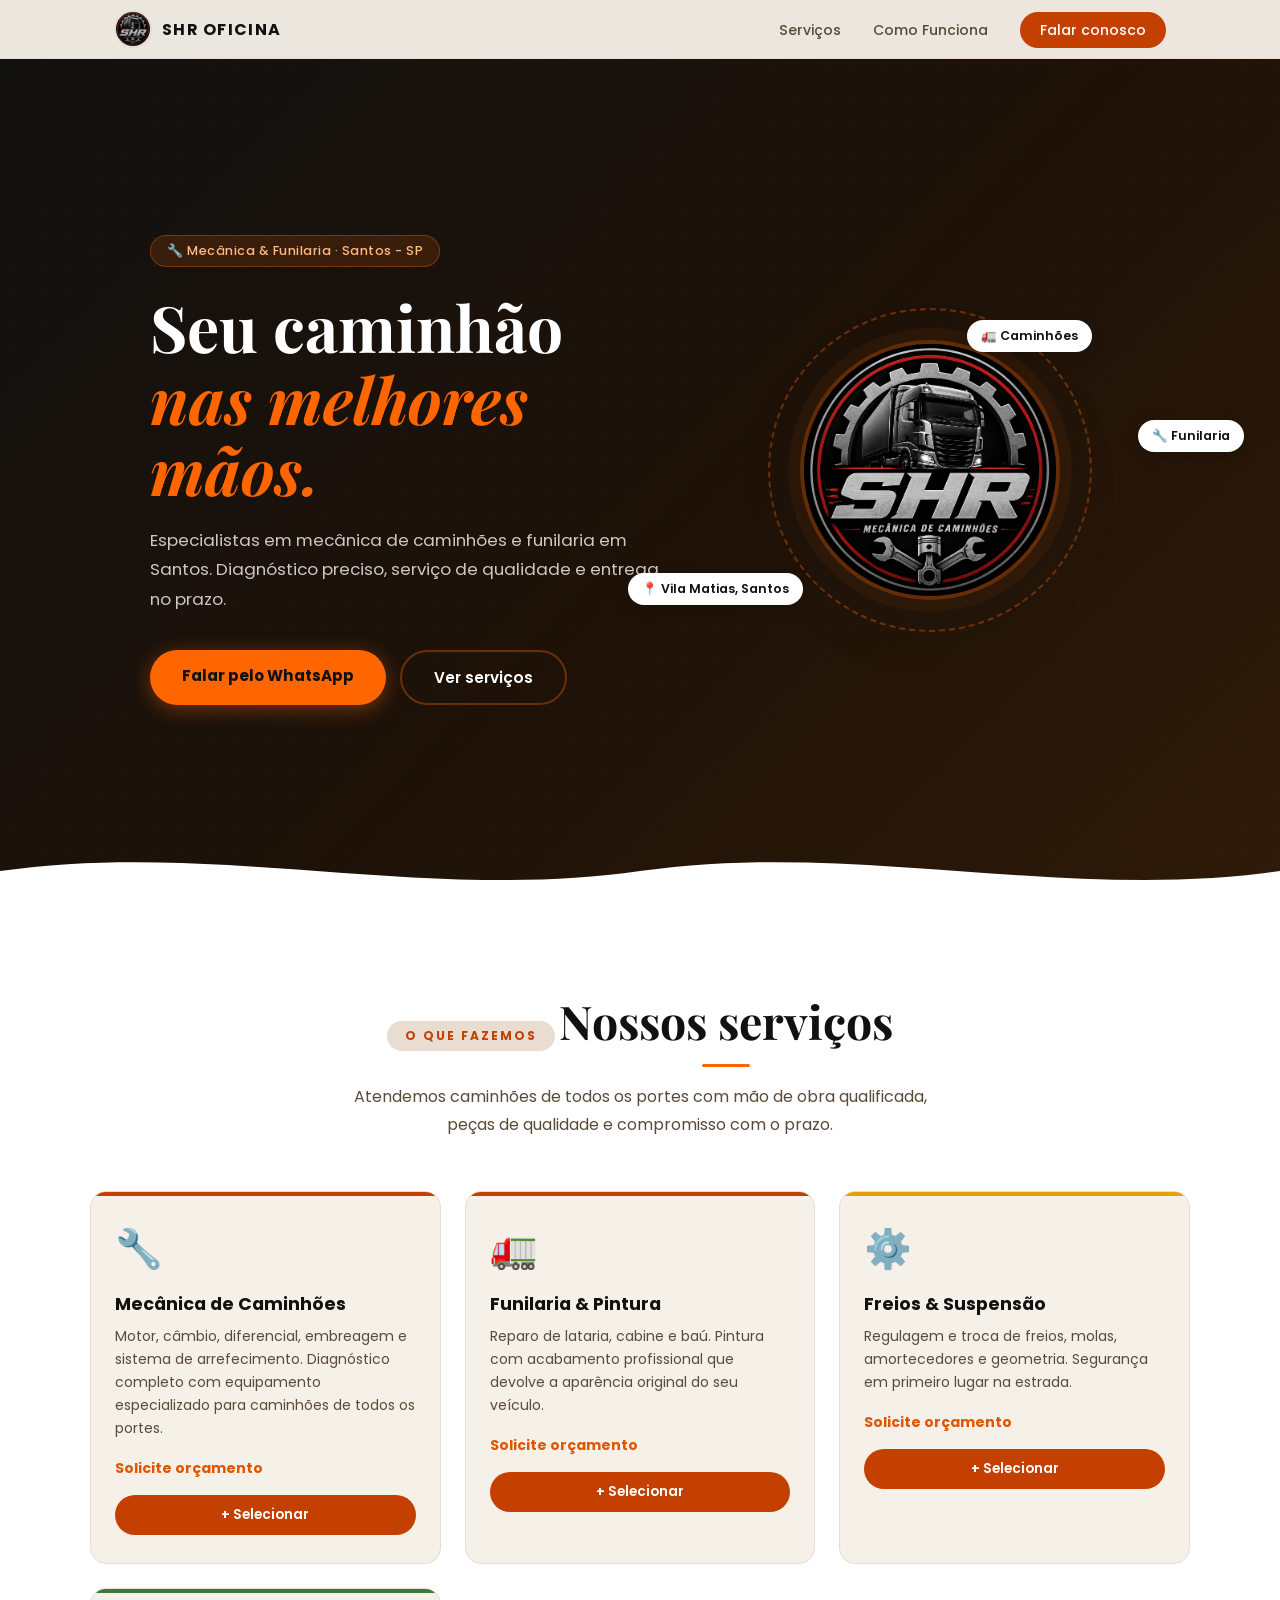
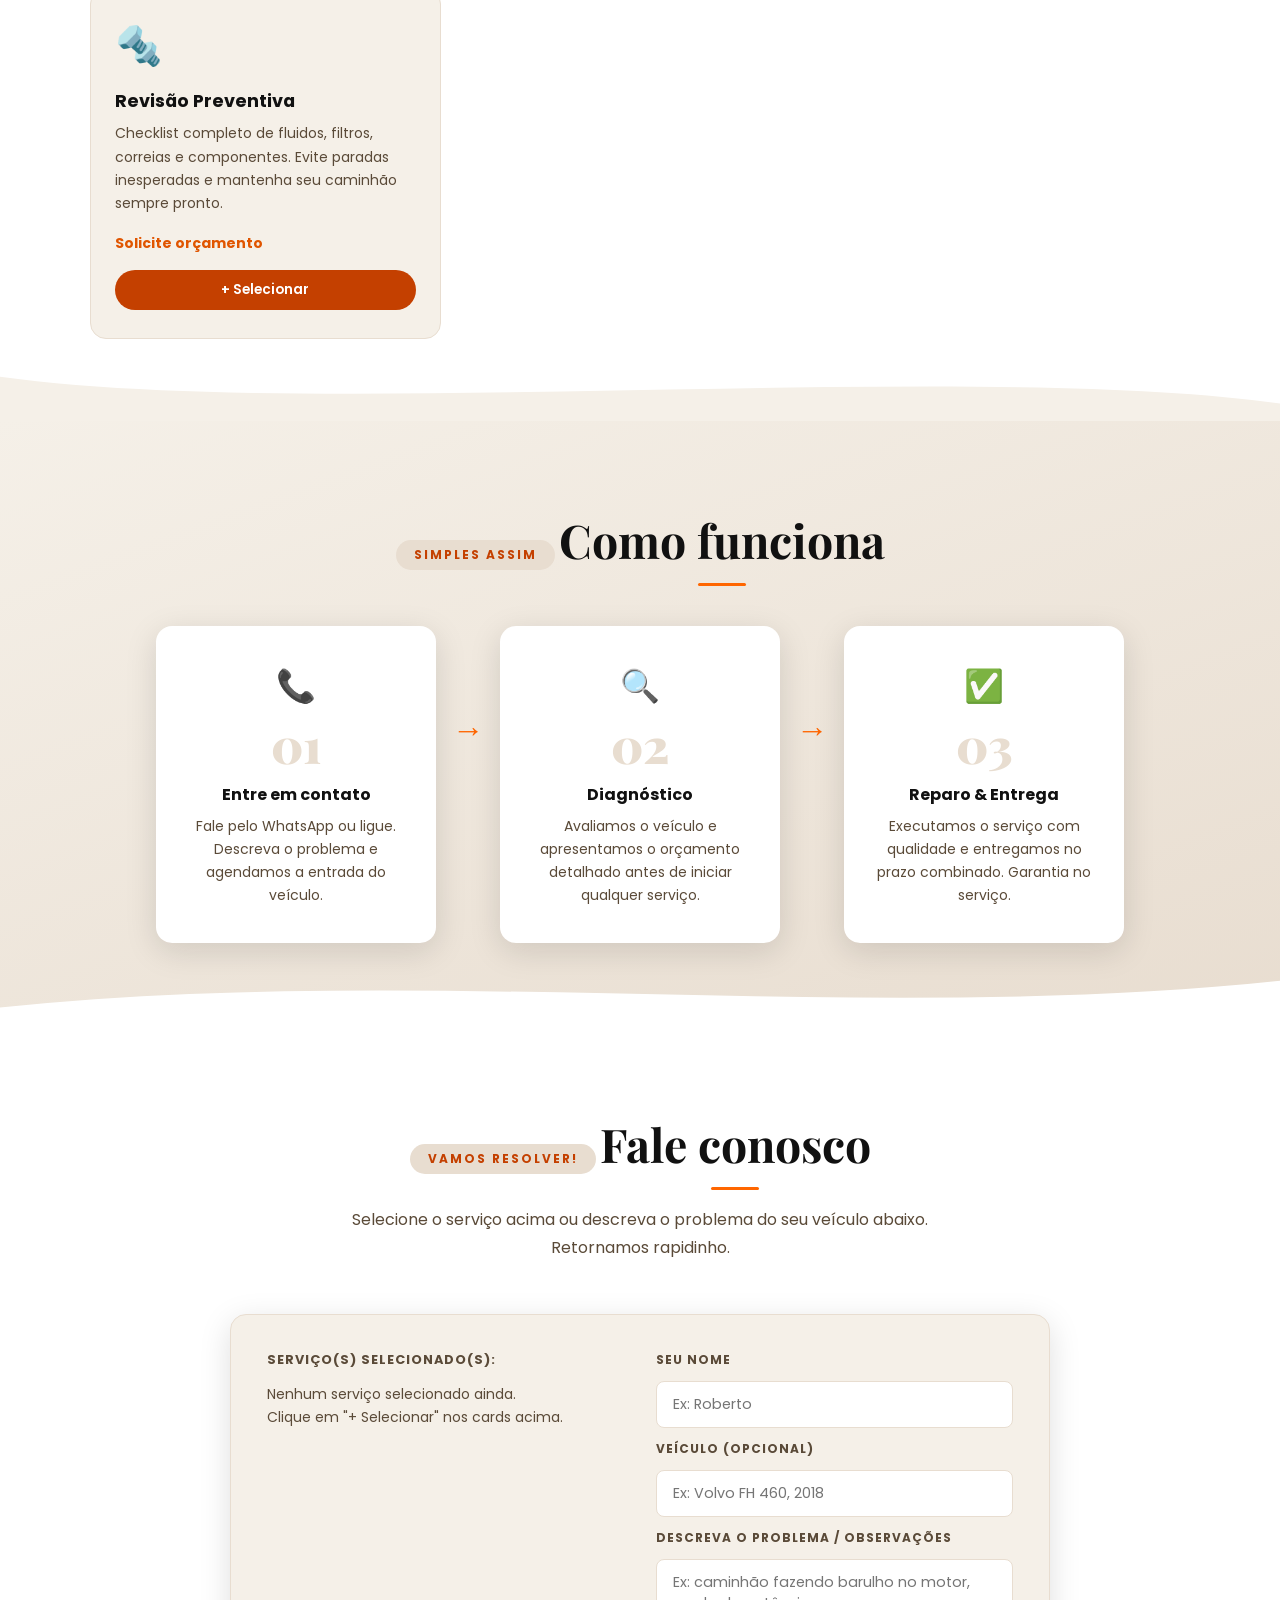
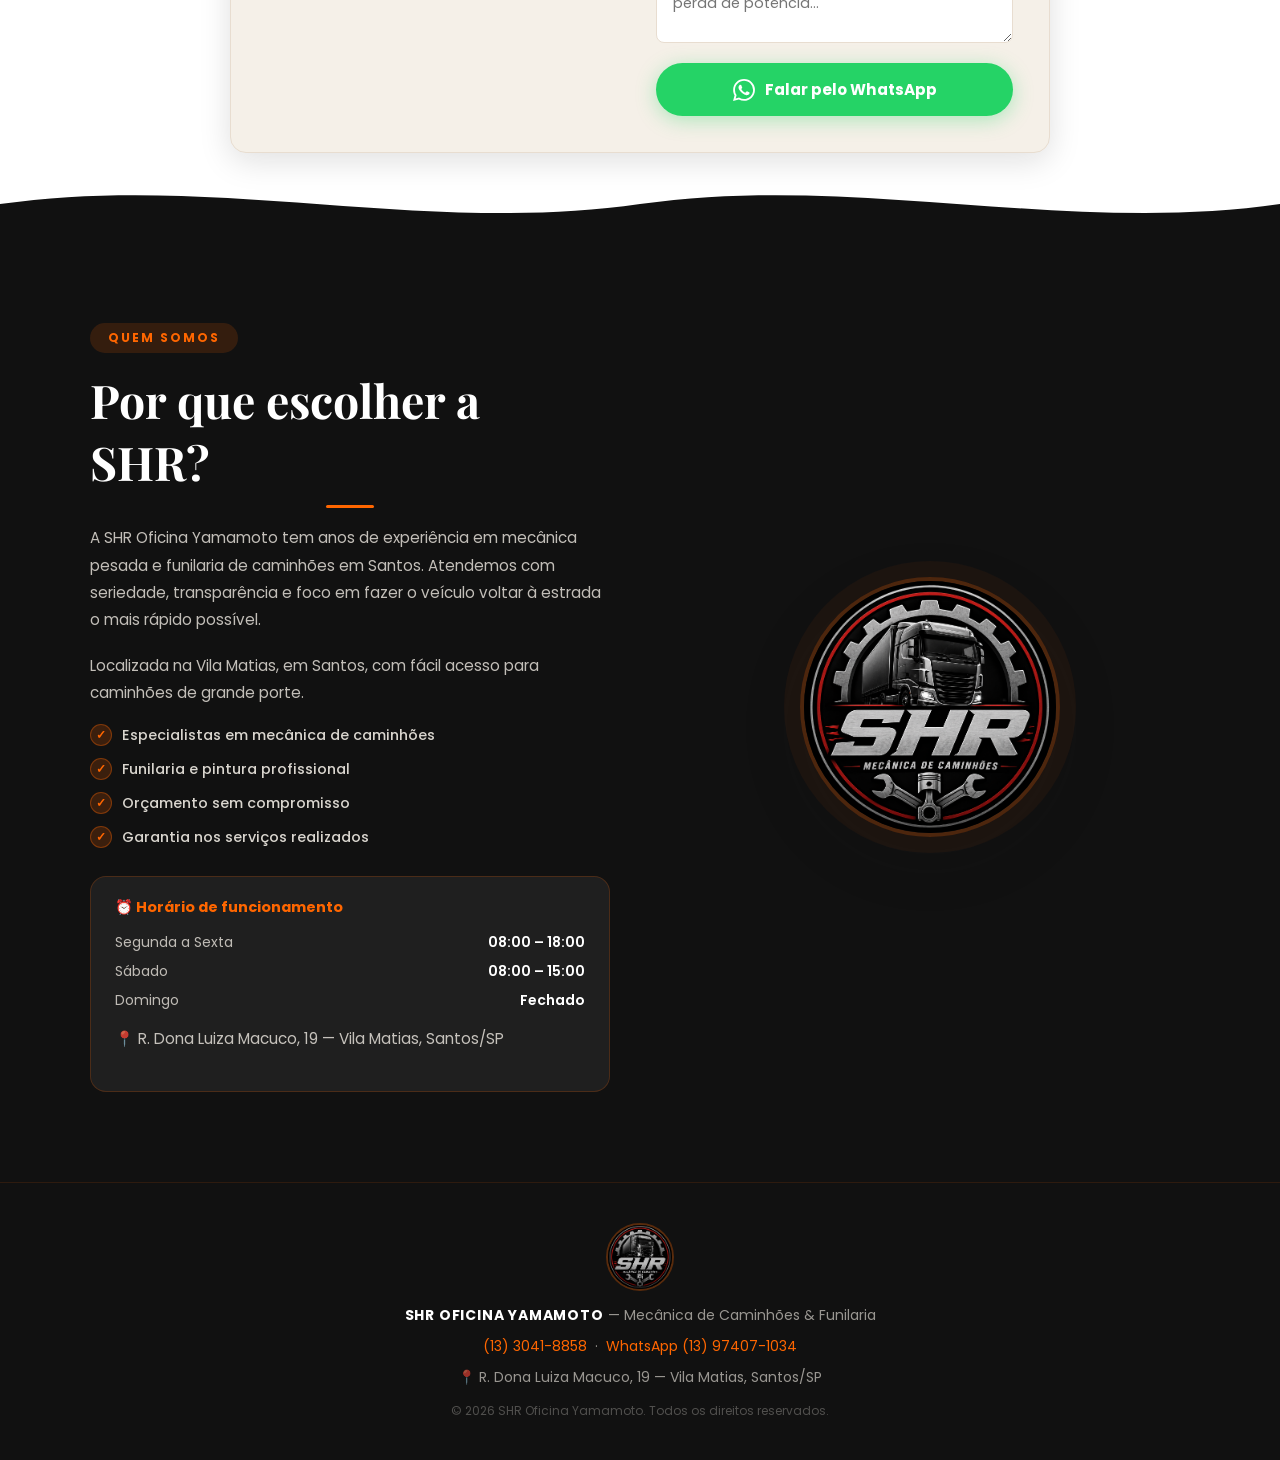
<file: shr oficina/index.html>
<!DOCTYPE html>
<html lang="pt-BR">
<head>
  <meta charset="UTF-8" />
  <meta name="viewport" content="width=device-width, initial-scale=1.0" />
  <title>SHR Oficina — Mecânica de Caminhões & Funilaria</title>
  <link rel="icon" href="../favicon.svg" type="image/svg+xml" />
  <link rel="stylesheet" href="style.css" />
  <link rel="preconnect" href="https://fonts.googleapis.com" />
  <link rel="preconnect" href="https://fonts.gstatic.com" crossorigin />
  <link href="https://fonts.googleapis.com/css2?family=Playfair+Display:ital,wght@0,700;0,900;1,700&family=Poppins:wght@300;400;500;600;700&display=swap" rel="stylesheet" />
</head>
<body>

  <!-- NAV -->
  <nav id="navbar">
    <div class="nav-inner">
      <a href="#hero" class="logo">
        <img src="logo.png" alt="SHR Oficina" class="logo-img" />
        SHR OFICINA
      </a>
      <ul class="nav-links" id="nav-links">
        <li><a href="#servicos"   onclick="closeNav()">Serviços</a></li>
        <li><a href="#como-pedir" onclick="closeNav()">Como Funciona</a></li>
        <li><a href="#pedido"     onclick="closeNav()" class="nav-cta">Falar conosco</a></li>
      </ul>
      <button class="hamburger" id="hamburger" onclick="toggleNav()" aria-label="Menu">
        <span></span><span></span><span></span>
      </button>
    </div>
  </nav>
  <div class="nav-overlay" id="nav-overlay" onclick="closeNav()"></div>

  <!-- HERO -->
  <section id="hero">
    <div class="hero-dots"></div>
    <div class="hero-content">
      <span class="hero-badge">🔧 Mecânica & Funilaria · Santos - SP</span>
      <h1>Seu caminhão<br/><em>nas melhores mãos.</em></h1>
      <p>Especialistas em mecânica de caminhões e funilaria em Santos. Diagnóstico preciso, serviço de qualidade e entrega no prazo.</p>
      <div class="hero-btns">
        <a href="#pedido" class="btn-primary">Falar pelo WhatsApp</a>
        <a href="#servicos" class="btn-secondary">Ver serviços</a>
      </div>
    </div>
    <div class="hero-visual">
      <div class="hero-logo-wrap">
        <div class="hero-logo-ring"></div>
        <img src="logo.png" alt="SHR Oficina" class="hero-logo" />
        <span class="float-tag f1">🚛 Caminhões</span>
        <span class="float-tag f2">🔧 Funilaria</span>
        <span class="float-tag f3">📍 Vila Matias, Santos</span>
      </div>
    </div>
    <div class="section-wave">
      <svg viewBox="0 0 1440 70" preserveAspectRatio="none" xmlns="http://www.w3.org/2000/svg">
        <path d="M0,35 C240,0 480,70 720,35 C960,0 1200,70 1440,35 L1440,72 L0,72 Z" fill="#ffffff"/>
      </svg>
    </div>
  </section>

  <!-- SERVIÇOS -->
  <section id="servicos">
    <div class="section-inner">
      <span class="section-label reveal">O que fazemos</span>
      <h2 class="reveal">Nossos serviços</h2>
      <p class="section-sub reveal">Atendemos caminhões de todos os portes com mão de obra qualificada, peças de qualidade e compromisso com o prazo.</p>
      <div class="cards-grid">

        <div class="flavor-card reveal" style="--accent:#c44000" data-servico="Mecânica de Caminhões">
          <div class="card-icon">🔧</div>
          <h3>Mecânica de Caminhões</h3>
          <p>Motor, câmbio, diferencial, embreagem e sistema de arrefecimento. Diagnóstico completo com equipamento especializado para caminhões de todos os portes.</p>
          <span class="price">Solicite orçamento</span>
          <button class="add-to-order" onclick="addServico('Mecânica de Caminhões')">+ Selecionar</button>
        </div>

        <div class="flavor-card reveal" style="--accent:#c44000" data-servico="Funilaria & Pintura">
          <div class="card-icon">🚛</div>
          <h3>Funilaria & Pintura</h3>
          <p>Reparo de lataria, cabine e baú. Pintura com acabamento profissional que devolve a aparência original do seu veículo.</p>
          <span class="price">Solicite orçamento</span>
          <button class="add-to-order" onclick="addServico('Funilaria & Pintura')">+ Selecionar</button>
        </div>

        <div class="flavor-card reveal" style="--accent:#e8a000" data-servico="Freios & Suspensão">
          <div class="card-icon">⚙️</div>
          <h3>Freios & Suspensão</h3>
          <p>Regulagem e troca de freios, molas, amortecedores e geometria. Segurança em primeiro lugar na estrada.</p>
          <span class="price">Solicite orçamento</span>
          <button class="add-to-order" onclick="addServico('Freios & Suspensão')">+ Selecionar</button>
        </div>

<div class="flavor-card reveal" style="--accent:#3a7a3a" data-servico="Revisão Preventiva">
          <div class="card-icon">🔩</div>
          <h3>Revisão Preventiva</h3>
          <p>Checklist completo de fluidos, filtros, correias e componentes. Evite paradas inesperadas e mantenha seu caminhão sempre pronto.</p>
          <span class="price">Solicite orçamento</span>
          <button class="add-to-order" onclick="addServico('Revisão Preventiva')">+ Selecionar</button>
        </div>

      </div>
    </div>
    <div class="section-wave">
      <svg viewBox="0 0 1440 70" preserveAspectRatio="none" xmlns="http://www.w3.org/2000/svg">
        <path d="M0,20 C360,70 1080,0 1440,50 L1440,72 L0,72 Z" fill="#f5f0e8"/>
      </svg>
    </div>
  </section>

  <!-- COMO FUNCIONA -->
  <section id="como-pedir">
    <div class="section-inner">
      <span class="section-label reveal">Simples assim</span>
      <h2 class="reveal">Como funciona</h2>
      <div class="steps">
        <div class="step reveal">
          <div class="step-emoji">📞</div>
          <div class="step-number">01</div>
          <h4>Entre em contato</h4>
          <p>Fale pelo WhatsApp ou ligue. Descreva o problema e agendamos a entrada do veículo.</p>
        </div>
        <div class="step-arrow reveal">→</div>
        <div class="step reveal">
          <div class="step-emoji">🔍</div>
          <div class="step-number">02</div>
          <h4>Diagnóstico</h4>
          <p>Avaliamos o veículo e apresentamos o orçamento detalhado antes de iniciar qualquer serviço.</p>
        </div>
        <div class="step-arrow reveal">→</div>
        <div class="step reveal">
          <div class="step-emoji">✅</div>
          <div class="step-number">03</div>
          <h4>Reparo & Entrega</h4>
          <p>Executamos o serviço com qualidade e entregamos no prazo combinado. Garantia no serviço.</p>
        </div>
      </div>
    </div>
    <div class="section-wave">
      <svg viewBox="0 0 1440 70" preserveAspectRatio="none" xmlns="http://www.w3.org/2000/svg">
        <path d="M0,50 C480,0 960,70 1440,20 L1440,72 L0,72 Z" fill="#ffffff"/>
      </svg>
    </div>
  </section>

  <!-- CONTATO -->
  <section id="pedido">
    <div class="section-inner">
      <span class="section-label reveal">Vamos resolver!</span>
      <h2 class="reveal">Fale conosco</h2>
      <p class="section-sub reveal">Selecione o serviço acima ou descreva o problema do seu veículo abaixo. Retornamos rapidinho.</p>

      <div class="order-box reveal">
        <div id="order-list-wrap">
          <h4>Serviço(s) selecionado(s):</h4>
          <ul id="order-list">
            <li class="empty-msg">Nenhum serviço selecionado ainda.<br/>Clique em "+ Selecionar" nos cards acima.</li>
          </ul>
          <button id="clear-order" onclick="clearOrder()" style="display:none;">🗑 Limpar seleção</button>
        </div>

        <div class="order-form">
          <label for="customer-name">Seu nome</label>
          <input type="text" id="customer-name" placeholder="Ex: Roberto" />

          <label for="veiculo-info">Veículo (opcional)</label>
          <input type="text" id="veiculo-info" placeholder="Ex: Volvo FH 460, 2018" />

          <label for="obs">Descreva o problema / Observações</label>
          <textarea id="obs" placeholder="Ex: caminhão fazendo barulho no motor, perda de potência…"></textarea>

          <button class="btn-whatsapp" onclick="sendWhatsApp()">
            <svg viewBox="0 0 24 24" fill="currentColor" width="22" height="22"><path d="M17.472 14.382c-.297-.149-1.758-.867-2.03-.967-.273-.099-.471-.148-.67.15-.197.297-.767.966-.94 1.164-.173.199-.347.223-.644.075-.297-.15-1.255-.463-2.39-1.475-.883-.788-1.48-1.761-1.653-2.059-.173-.297-.018-.458.13-.606.134-.133.298-.347.446-.52.149-.174.198-.298.298-.497.099-.198.05-.371-.025-.52-.075-.149-.669-1.612-.916-2.207-.242-.579-.487-.5-.669-.51-.173-.008-.371-.01-.57-.01-.198 0-.52.074-.792.372-.272.297-1.04 1.016-1.04 2.479 0 1.462 1.065 2.875 1.213 3.074.149.198 2.096 3.2 5.077 4.487.709.306 1.262.489 1.694.625.712.227 1.36.195 1.871.118.571-.085 1.758-.719 2.006-1.413.248-.694.248-1.289.173-1.413-.074-.124-.272-.198-.57-.347m-5.421 7.403h-.004a9.87 9.87 0 01-5.031-1.378l-.361-.214-3.741.982.998-3.648-.235-.374a9.86 9.86 0 01-1.51-5.26c.001-5.45 4.436-9.884 9.888-9.884 2.64 0 5.122 1.03 6.988 2.898a9.825 9.825 0 012.893 6.994c-.003 5.45-4.437 9.884-9.885 9.884m8.413-18.297A11.815 11.815 0 0012.05 0C5.495 0 .16 5.335.157 11.892c0 2.096.547 4.142 1.588 5.945L.057 24l6.305-1.654a11.882 11.882 0 005.683 1.448h.005c6.554 0 11.89-5.335 11.893-11.893a11.821 11.821 0 00-3.48-8.413z"/></svg>
            Falar pelo WhatsApp
          </button>
        </div>
      </div>
    </div>
    <div class="section-wave">
      <svg viewBox="0 0 1440 70" preserveAspectRatio="none" xmlns="http://www.w3.org/2000/svg">
        <path d="M0,35 C240,0 480,70 720,35 C960,0 1200,70 1440,35 L1440,72 L0,72 Z" fill="#111111"/>
      </svg>
    </div>
  </section>

  <!-- SOBRE -->
  <section id="sobre">
    <div class="section-inner sobre-grid">
      <div class="sobre-text reveal">
        <span class="section-label">Quem somos</span>
        <h2>Por que escolher a SHR?</h2>
        <p>A SHR Oficina Yamamoto tem anos de experiência em mecânica pesada e funilaria de caminhões em Santos. Atendemos com seriedade, transparência e foco em fazer o veículo voltar à estrada o mais rápido possível.</p>
        <p>Localizada na Vila Matias, em Santos, com fácil acesso para caminhões de grande porte.</p>
        <ul class="vantagens">
          <li><span class="check">✓</span> Especialistas em mecânica de caminhões</li>
          <li><span class="check">✓</span> Funilaria e pintura profissional</li>
          <li><span class="check">✓</span> Orçamento sem compromisso</li>
          <li><span class="check">✓</span> Garantia nos serviços realizados</li>
        </ul>
        <div class="horarios reveal">
          <h4>⏰ Horário de funcionamento</h4>
          <ul>
            <li><span>Segunda a Sexta</span><strong>08:00 – 18:00</strong></li>
            <li><span>Sábado</span><strong>08:00 – 15:00</strong></li>
            <li><span>Domingo</span><strong>Fechado</strong></li>
          </ul>
          <p class="endereco">📍 R. Dona Luiza Macuco, 19 — Vila Matias, Santos/SP</p>
        </div>
      </div>
      <div class="sobre-visual reveal">
        <img src="logo.png" alt="SHR Oficina" class="sobre-logo" />
      </div>
    </div>
  </section>

  <!-- FOOTER -->
  <footer>
    <img src="logo.png" alt="SHR Oficina" class="footer-logo" />
    <p><strong>SHR OFICINA YAMAMOTO</strong> — Mecânica de Caminhões & Funilaria</p>
    <p>
      <a href="tel:1330418858">(13) 3041-8858</a>
      &nbsp;·&nbsp;
      <a href="https://wa.me/5513974071034" target="_blank">WhatsApp (13) 97407-1034</a>
    </p>
    <p>📍 R. Dona Luiza Macuco, 19 — Vila Matias, Santos/SP</p>
    <p class="footer-tiny">© 2026 SHR Oficina Yamamoto. Todos os direitos reservados.</p>
  </footer>

  <!-- TOAST -->
  <div id="toast" class="toast"></div>

  <!-- FLOATING WHATSAPP -->
  <a class="fab-whatsapp" href="https://wa.me/5513974071034" target="_blank" id="fab" aria-label="Fale pelo WhatsApp">
    <svg viewBox="0 0 24 24" fill="currentColor" width="28" height="28"><path d="M17.472 14.382c-.297-.149-1.758-.867-2.03-.967-.273-.099-.471-.148-.67.15-.197.297-.767.966-.94 1.164-.173.199-.347.223-.644.075-.297-.15-1.255-.463-2.39-1.475-.883-.788-1.48-1.761-1.653-2.059-.173-.297-.018-.458.13-.606.134-.133.298-.347.446-.52.149-.174.198-.298.298-.497.099-.198.05-.371-.025-.52-.075-.149-.669-1.612-.916-2.207-.242-.579-.487-.5-.669-.51-.173-.008-.371-.01-.57-.01-.198 0-.52.074-.792.372-.272.297-1.04 1.016-1.04 2.479 0 1.462 1.065 2.875 1.213 3.074.149.198 2.096 3.2 5.077 4.487.709.306 1.262.489 1.694.625.712.227 1.36.195 1.871.118.571-.085 1.758-.719 2.006-1.413.248-.694.248-1.289.173-1.413-.074-.124-.272-.198-.57-.347m-5.421 7.403h-.004a9.87 9.87 0 01-5.031-1.378l-.361-.214-3.741.982.998-3.648-.235-.374a9.86 9.86 0 01-1.51-5.26c.001-5.45 4.436-9.884 9.888-9.884 2.64 0 5.122 1.03 6.988 2.898a9.825 9.825 0 012.893 6.994c-.003 5.45-4.437 9.884-9.885 9.884m8.413-18.297A11.815 11.815 0 0012.05 0C5.495 0 .16 5.335.157 11.892c0 2.096.547 4.142 1.588 5.945L.057 24l6.305-1.654a11.882 11.882 0 005.683 1.448h.005c6.554 0 11.89-5.335 11.893-11.893a11.821 11.821 0 00-3.48-8.413z"/></svg>
    <span>Falar conosco</span>
  </a>

  <script src="script.js"></script>
</body>
</html>
</file>
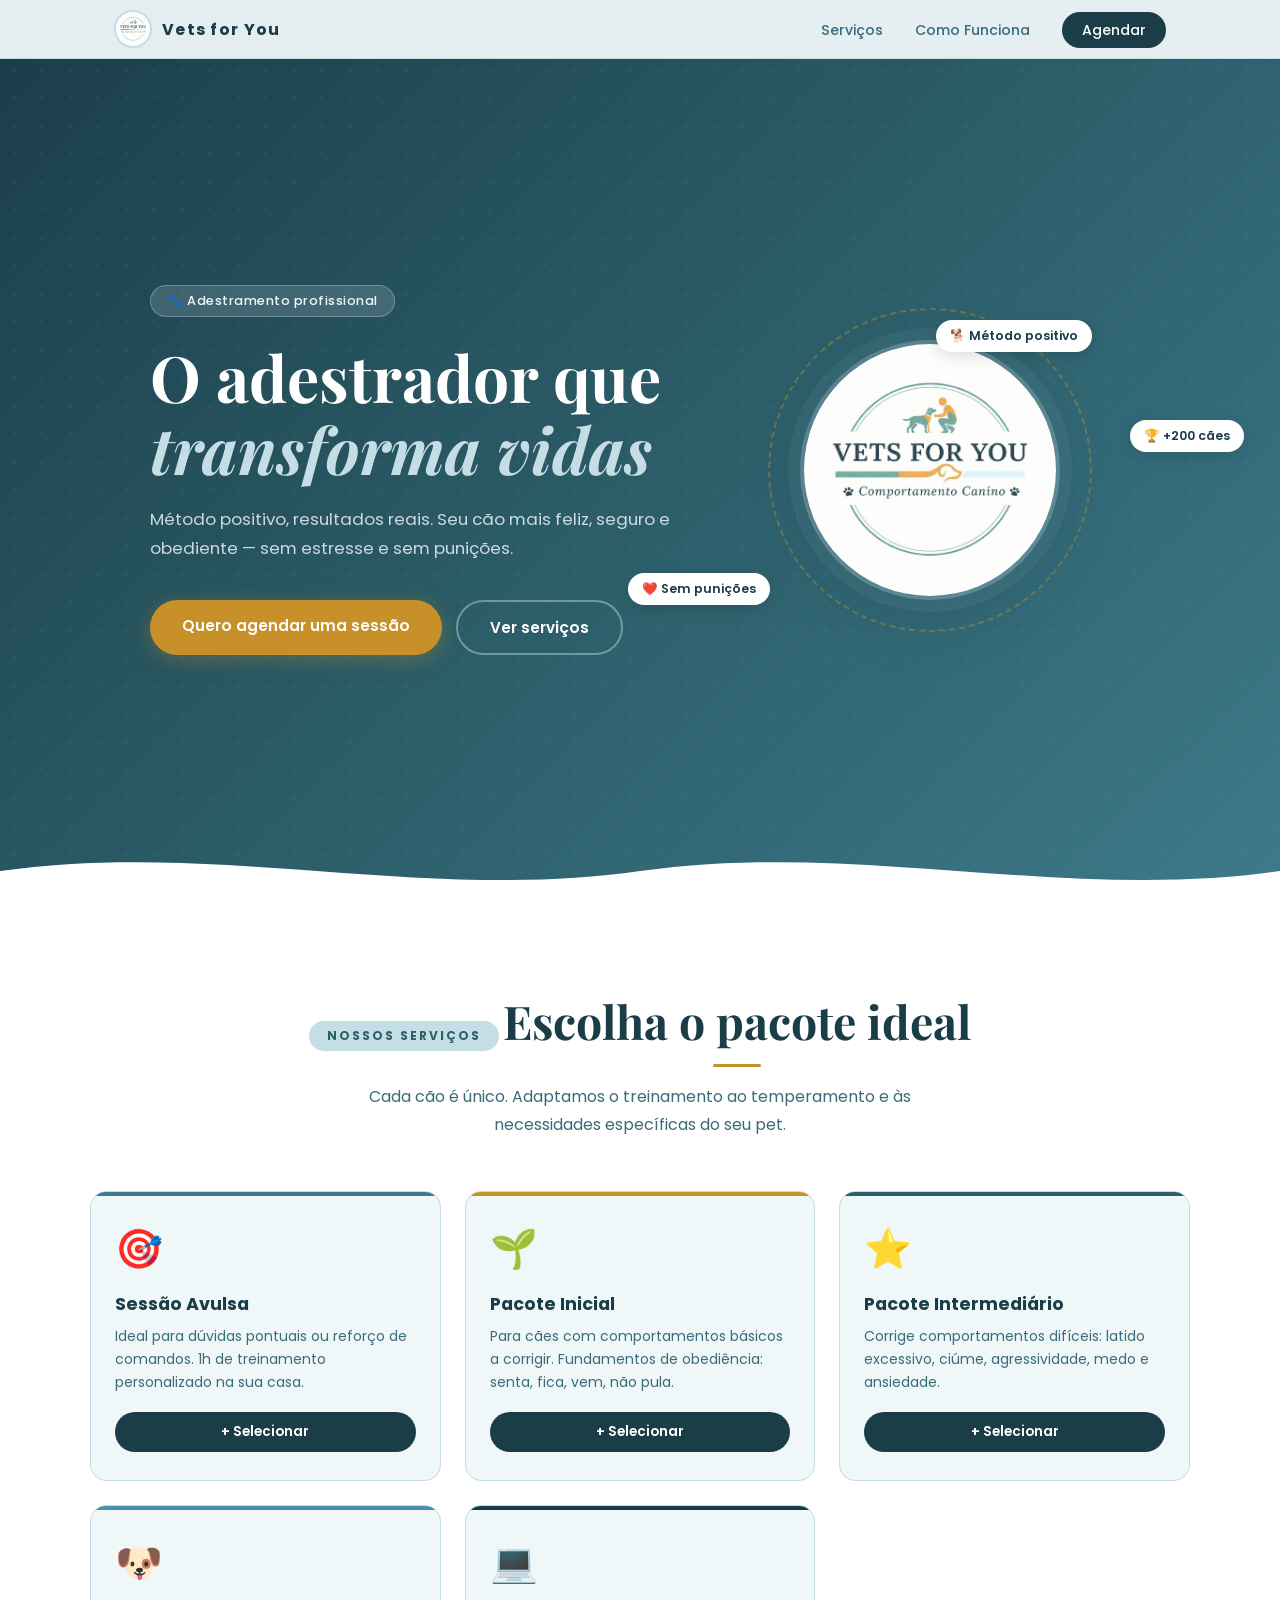
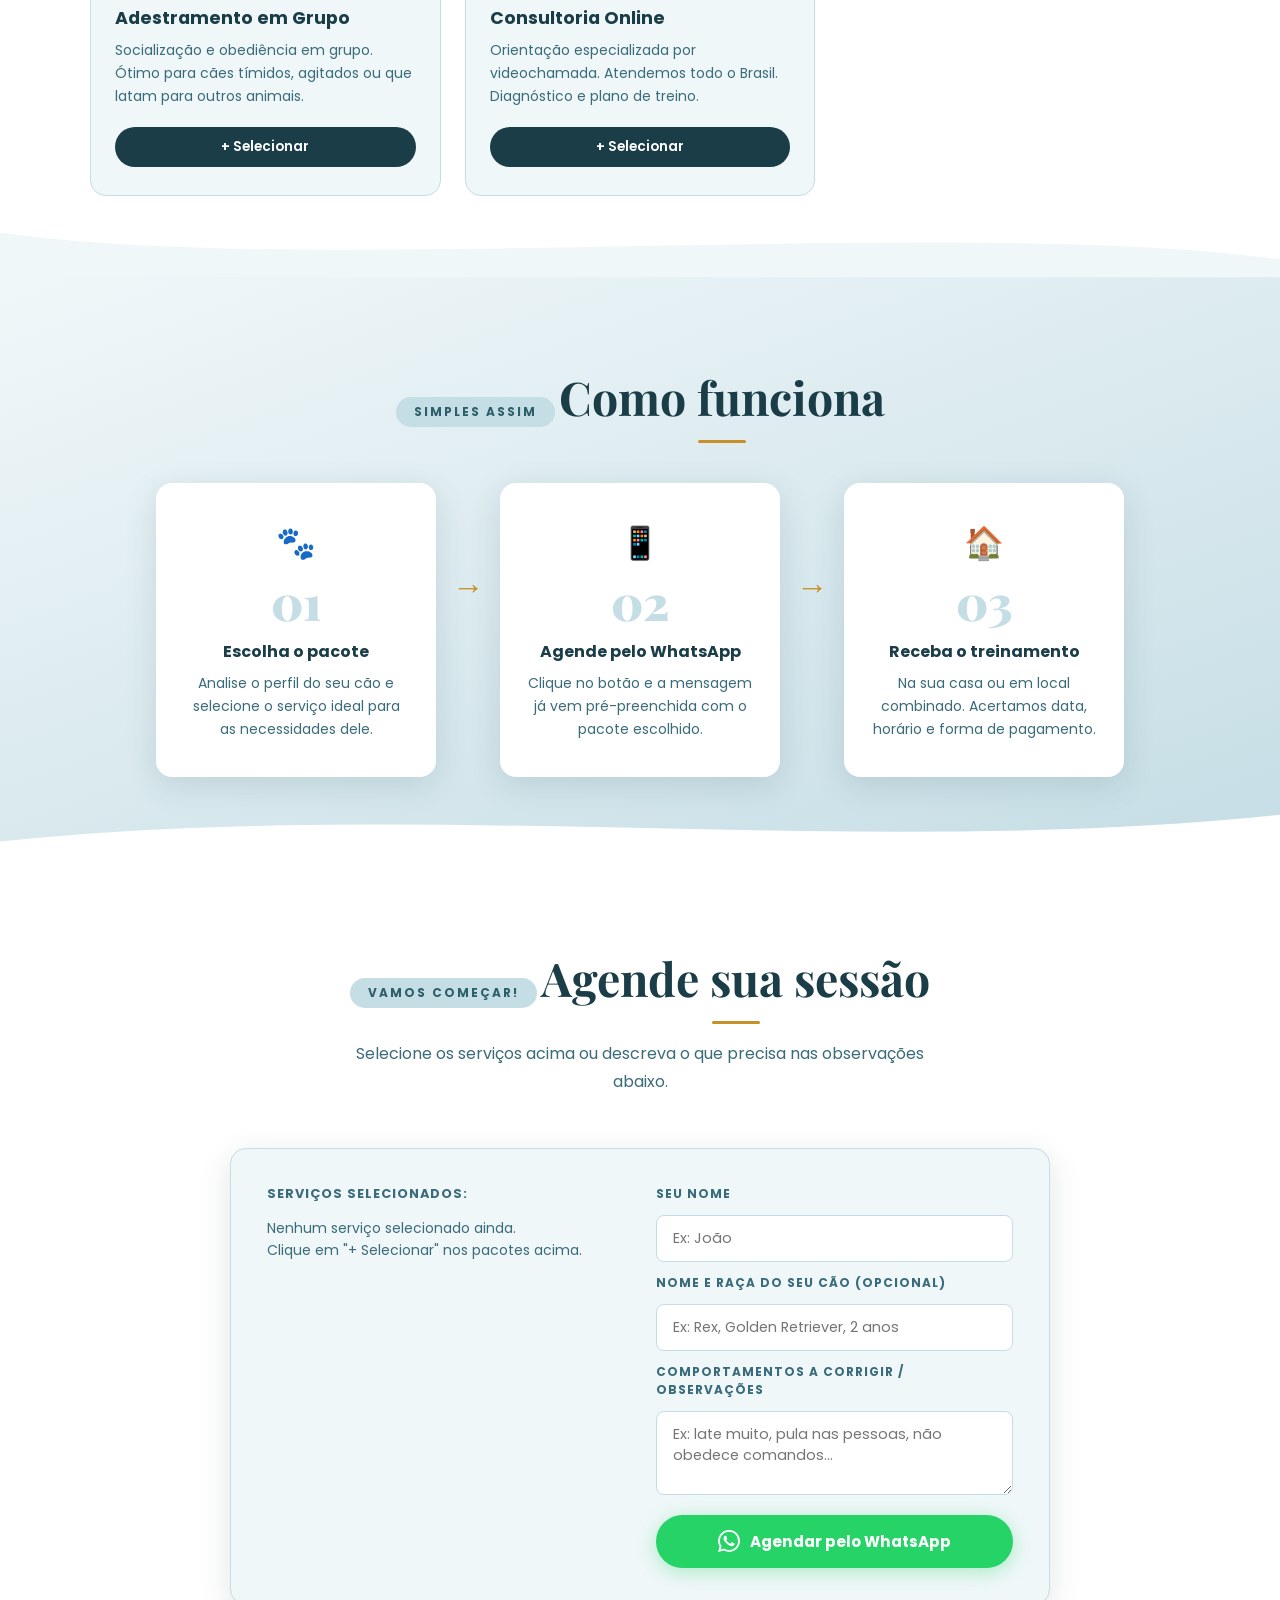
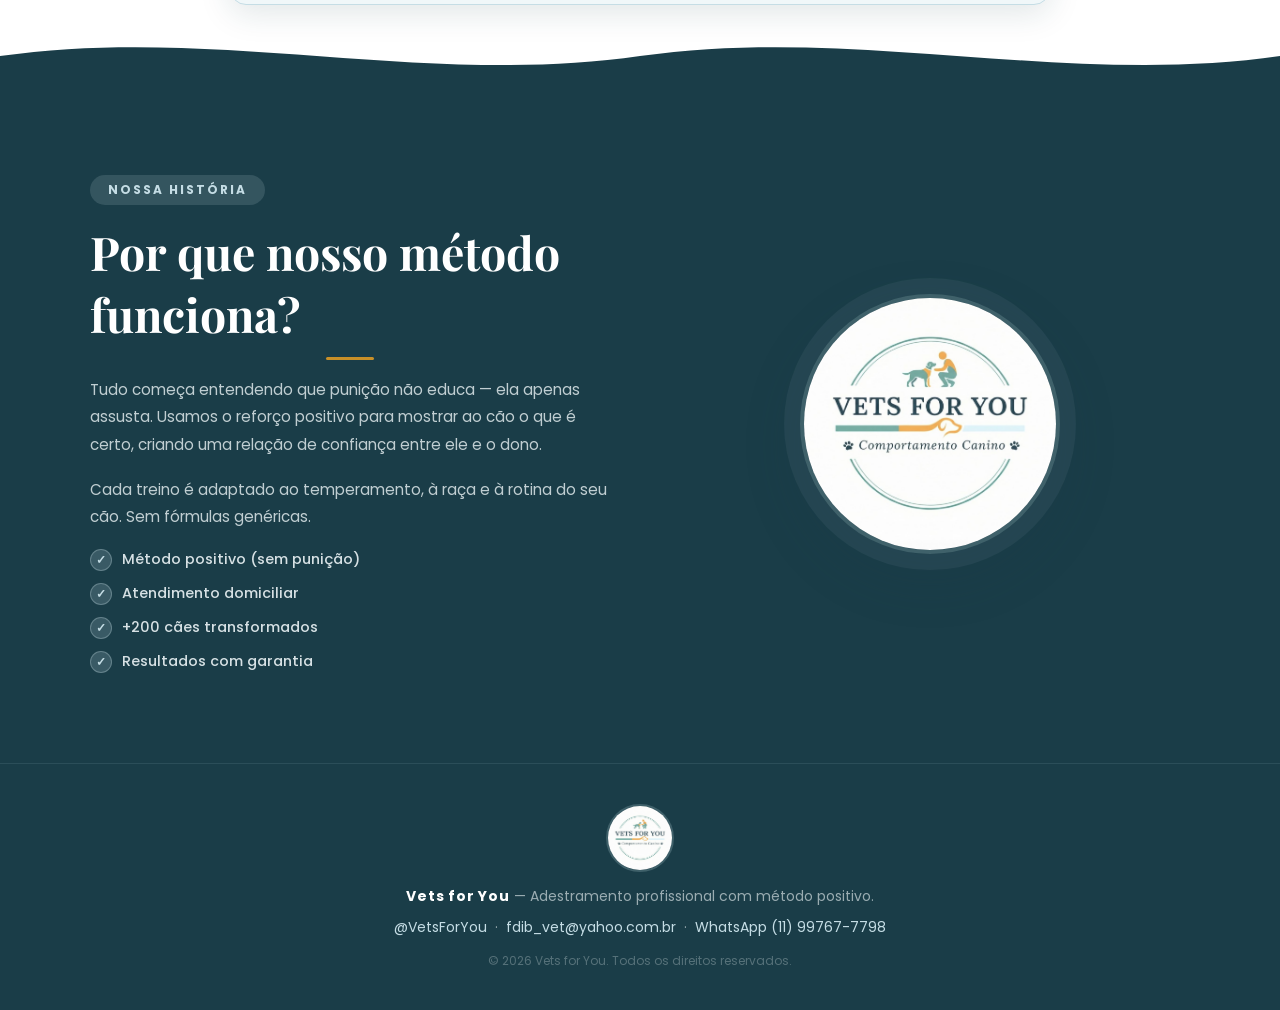
<file: vetsforyou/index.html>
<!DOCTYPE html>
<html lang="pt-BR">

<head>
  <meta charset="UTF-8" />
  <meta name="viewport" content="width=device-width, initial-scale=1.0" />
  <title>Vets for You — Adestramento Inteligente</title>
  <link rel="icon" href="../favicon.svg" type="image/svg+xml" />
  <link rel="stylesheet" href="style.css" />
  <link rel="preconnect" href="https://fonts.googleapis.com" />
  <link rel="preconnect" href="https://fonts.gstatic.com" crossorigin />
  <link
    href="https://fonts.googleapis.com/css2?family=Playfair+Display:ital,wght@0,700;0,900;1,700&family=Poppins:wght@300;400;500;600;700&display=swap"
    rel="stylesheet" />
</head>

<body>

  <!-- NAV -->
  <nav id="navbar">
    <div class="nav-inner">
      <a href="#hero" class="logo">
        <img src="logo.png" alt="Vets for You" class="logo-img" />
        Vets for You
      </a>
      <ul class="nav-links" id="nav-links">
        <li><a href="#servicos" onclick="closeNav()">Serviços</a></li>
        <li><a href="#como-pedir" onclick="closeNav()">Como Funciona</a></li>
        <li><a href="#pedido" onclick="closeNav()" class="nav-cta">Agendar</a></li>
      </ul>
      <button class="hamburger" id="hamburger" onclick="toggleNav()" aria-label="Menu">
        <span></span><span></span><span></span>
      </button>
    </div>
  </nav>
  <div class="nav-overlay" id="nav-overlay" onclick="closeNav()"></div>

  <!-- HERO -->
  <section id="hero">
    <div class="hero-dots"></div>
    <div class="hero-content">
      <span class="hero-badge">🐾 Adestramento profissional</span>
      <h1>O adestrador que<br /><em>transforma vidas</em></h1>
      <p>Método positivo, resultados reais. Seu cão mais feliz, seguro e obediente — sem estresse e sem punições.</p>
      <div class="hero-btns">
        <a href="#pedido" class="btn-primary">Quero agendar uma sessão</a>
        <a href="#servicos" class="btn-secondary">Ver serviços</a>
      </div>
    </div>
    <div class="hero-visual">
      <div class="hero-logo-wrap">
        <div class="hero-logo-ring"></div>
        <img src="logo.png" alt="Vets for You" class="hero-logo" />
        <span class="float-tag f1">🐕 Método positivo</span>
        <span class="float-tag f2">🏆 +200 cães</span>
        <span class="float-tag f3">❤️ Sem punições</span>
      </div>
    </div>
    <div class="section-wave">
      <svg viewBox="0 0 1440 70" preserveAspectRatio="none" xmlns="http://www.w3.org/2000/svg">
        <path d="M0,35 C240,0 480,70 720,35 C960,0 1200,70 1440,35 L1440,70 L0,70 Z" fill="#ffffff" />
      </svg>
    </div>
  </section>

  <!-- SERVIÇOS -->
  <section id="servicos">
    <div class="section-inner">
      <span class="section-label reveal">Nossos serviços</span>
      <h2 class="reveal">Escolha o pacote ideal</h2>
      <p class="section-sub reveal">Cada cão é único. Adaptamos o treinamento ao temperamento e às necessidades
        específicas do seu pet.</p>
      <div class="cards-grid">

        <div class="flavor-card reveal" style="--accent:#3d7a8a" data-flavor="Sessão Avulsa">
          <div class="card-icon">🎯</div>
          <h3>Sessão Avulsa</h3>
          <p>Ideal para dúvidas pontuais ou reforço de comandos. 1h de treinamento personalizado na sua casa.</p>
          <button class="add-to-order" onclick="addService('Sessão Avulsa')">+ Selecionar</button>
        </div>

        <div class="flavor-card reveal" style="--accent:#c89028" data-flavor="Pacote Inicial (5 sessões)">
          <div class="card-icon">🌱</div>
          <h3>Pacote Inicial</h3>
          <p>Para cães com comportamentos básicos a corrigir. Fundamentos de obediência: senta, fica, vem, não pula.</p>
          <button class="add-to-order" onclick="addService('Pacote Inicial (5 sessões)')">+ Selecionar</button>
        </div>

        <div class="flavor-card reveal" style="--accent:#2d5f6b" data-flavor="Pacote Intermediário (10 sessões)">
          <div class="card-icon">⭐</div>
          <h3>Pacote Intermediário</h3>
          <p>Corrige comportamentos difíceis: latido excessivo, ciúme, agressividade, medo e ansiedade.</p>
          <button class="add-to-order" onclick="addService('Pacote Intermediário (10 sessões)')">+ Selecionar</button>
        </div>

        <div class="flavor-card reveal" style="--accent:#4a8fa8" data-flavor="Adestramento em Grupo">
          <div class="card-icon">🐶</div>
          <h3>Adestramento em Grupo</h3>
          <p>Socialização e obediência em grupo. Ótimo para cães tímidos, agitados ou que latam para outros animais.</p>
          <button class="add-to-order" onclick="addService('Adestramento em Grupo')">+ Selecionar</button>
        </div>

<div class="flavor-card reveal" style="--accent:#1a3d48" data-flavor="Consultoria Online">
          <div class="card-icon">💻</div>
          <h3>Consultoria Online</h3>
          <p>Orientação especializada por videochamada. Atendemos todo o Brasil. Diagnóstico e plano de treino.</p>
          <button class="add-to-order" onclick="addService('Consultoria Online')">+ Selecionar</button>
        </div>

      </div>
    </div>
    <div class="section-wave">
      <svg viewBox="0 0 1440 70" preserveAspectRatio="none" xmlns="http://www.w3.org/2000/svg">
        <path d="M0,20 C360,70 1080,0 1440,50 L1440,70 L0,70 Z" fill="#f0f7f9" />
      </svg>
    </div>
  </section>

  <!-- COMO FUNCIONA -->
  <section id="como-pedir">
    <div class="section-inner">
      <span class="section-label reveal">Simples assim</span>
      <h2 class="reveal">Como funciona</h2>
      <div class="steps">
        <div class="step reveal">
          <div class="step-emoji">🐾</div>
          <div class="step-number">01</div>
          <h4>Escolha o pacote</h4>
          <p>Analise o perfil do seu cão e selecione o serviço ideal para as necessidades dele.</p>
        </div>
        <div class="step-arrow reveal">→</div>
        <div class="step reveal">
          <div class="step-emoji">📱</div>
          <div class="step-number">02</div>
          <h4>Agende pelo WhatsApp</h4>
          <p>Clique no botão e a mensagem já vem pré-preenchida com o pacote escolhido.</p>
        </div>
        <div class="step-arrow reveal">→</div>
        <div class="step reveal">
          <div class="step-emoji">🏠</div>
          <div class="step-number">03</div>
          <h4>Receba o treinamento</h4>
          <p>Na sua casa ou em local combinado. Acertamos data, horário e forma de pagamento.</p>
        </div>
      </div>
    </div>
    <div class="section-wave">
      <svg viewBox="0 0 1440 70" preserveAspectRatio="none" xmlns="http://www.w3.org/2000/svg">
        <path d="M0,50 C480,0 960,70 1440,20 L1440,70 L0,70 Z" fill="#ffffff" />
      </svg>
    </div>
  </section>

  <!-- AGENDAMENTO -->
  <section id="pedido">
    <div class="section-inner">
      <span class="section-label reveal">Vamos começar!</span>
      <h2 class="reveal">Agende sua sessão</h2>
      <p class="section-sub reveal">Selecione os serviços acima ou descreva o que precisa nas observações abaixo.</p>

      <div class="order-box reveal">
        <div id="order-list-wrap">
          <h4>Serviços selecionados:</h4>
          <ul id="order-list">
            <li class="empty-msg">Nenhum serviço selecionado ainda.<br />Clique em "+ Selecionar" nos pacotes acima.
            </li>
          </ul>
          <button id="clear-order" onclick="clearOrder()" style="display:none;">🗑 Limpar seleção</button>
        </div>

        <div class="order-form">
          <label for="customer-name">Seu nome</label>
          <input type="text" id="customer-name" placeholder="Ex: João" />

          <label for="dog-info">Nome e raça do seu cão (opcional)</label>
          <input type="text" id="dog-info" placeholder="Ex: Rex, Golden Retriever, 2 anos" />

          <label for="obs">Comportamentos a corrigir / Observações</label>
          <textarea id="obs" placeholder="Ex: late muito, pula nas pessoas, não obedece comandos…"></textarea>

          <button class="btn-whatsapp" onclick="sendWhatsApp()">
            <svg viewBox="0 0 24 24" fill="currentColor" width="22" height="22">
              <path
                d="M17.472 14.382c-.297-.149-1.758-.867-2.03-.967-.273-.099-.471-.148-.67.15-.197.297-.767.966-.94 1.164-.173.199-.347.223-.644.075-.297-.15-1.255-.463-2.39-1.475-.883-.788-1.48-1.761-1.653-2.059-.173-.297-.018-.458.13-.606.134-.133.298-.347.446-.52.149-.174.198-.298.298-.497.099-.198.05-.371-.025-.52-.075-.149-.669-1.612-.916-2.207-.242-.579-.487-.5-.669-.51-.173-.008-.371-.01-.57-.01-.198 0-.52.074-.792.372-.272.297-1.04 1.016-1.04 2.479 0 1.462 1.065 2.875 1.213 3.074.149.198 2.096 3.2 5.077 4.487.709.306 1.262.489 1.694.625.712.227 1.36.195 1.871.118.571-.085 1.758-.719 2.006-1.413.248-.694.248-1.289.173-1.413-.074-.124-.272-.198-.57-.347m-5.421 7.403h-.004a9.87 9.87 0 01-5.031-1.378l-.361-.214-3.741.982.998-3.648-.235-.374a9.86 9.86 0 01-1.51-5.26c.001-5.45 4.436-9.884 9.888-9.884 2.64 0 5.122 1.03 6.988 2.898a9.825 9.825 0 012.893 6.994c-.003 5.45-4.437 9.884-9.885 9.884m8.413-18.297A11.815 11.815 0 0012.05 0C5.495 0 .16 5.335.157 11.892c0 2.096.547 4.142 1.588 5.945L.057 24l6.305-1.654a11.882 11.882 0 005.683 1.448h.005c6.554 0 11.89-5.335 11.893-11.893a11.821 11.821 0 00-3.48-8.413z" />
            </svg>
            Agendar pelo WhatsApp
          </button>
        </div>
      </div>
    </div>
    <div class="section-wave">
      <svg viewBox="0 0 1440 70" preserveAspectRatio="none" xmlns="http://www.w3.org/2000/svg">
        <path d="M0,35 C240,0 480,70 720,35 C960,0 1200,70 1440,35 L1440,70 L0,70 Z" fill="#1a3d48" />
      </svg>
    </div>
  </section>

  <!-- SOBRE -->
  <section id="sobre">
    <div class="section-inner sobre-grid">
      <div class="sobre-text reveal">
        <span class="section-label">Nossa história</span>
        <h2>Por que nosso método funciona?</h2>
        <p>Tudo começa entendendo que punição não educa — ela apenas assusta. Usamos o reforço positivo para mostrar ao
          cão o que é certo, criando uma relação de confiança entre ele e o dono.</p>
        <p>Cada treino é adaptado ao temperamento, à raça e à rotina do seu cão. Sem fórmulas genéricas.</p>
        <ul class="vantagens">
          <li><span class="check">✓</span> Método positivo (sem punição)</li>
          <li><span class="check">✓</span> Atendimento domiciliar</li>
          <li><span class="check">✓</span> +200 cães transformados</li>
          <li><span class="check">✓</span> Resultados com garantia</li>
        </ul>
      </div>
      <div class="sobre-visual reveal">
        <img src="logo.png" alt="Vets for You" class="sobre-logo" />
      </div>
    </div>
  </section>

  <!-- FOOTER -->
  <footer>
    <img src="logo.png" alt="EduCão" class="footer-logo" />
    <p><strong>Vets for You</strong> — Adestramento profissional com método positivo.</p>
    <p>
      <a href="https://instagram.com/vetsforyou" target="_blank">@VetsForYou</a>
      &nbsp;·&nbsp;
      <a href="mailto:fdib_vet@yahoo.com.br">fdib_vet@yahoo.com.br</a>
      &nbsp;·&nbsp;
      <a href="https://wa.me/5511997677798" target="_blank">WhatsApp (11) 99767-7798</a>
    </p>
    <p class="footer-tiny">© 2026 Vets for You. Todos os direitos reservados.</p>
  </footer>

  <!-- TOAST -->
  <div id="toast" class="toast"></div>

  <!-- FLOATING WHATSAPP -->
  <a class="fab-whatsapp" href="https://wa.me/5511997677798" target="_blank" id="fab" aria-label="Fale pelo WhatsApp">
    <svg viewBox="0 0 24 24" fill="currentColor" width="28" height="28">
      <path
        d="M17.472 14.382c-.297-.149-1.758-.867-2.03-.967-.273-.099-.471-.148-.67.15-.197.297-.767.966-.94 1.164-.173.199-.347.223-.644.075-.297-.15-1.255-.463-2.39-1.475-.883-.788-1.48-1.761-1.653-2.059-.173-.297-.018-.458.13-.606.134-.133.298-.347.446-.52.149-.174.198-.298.298-.497.099-.198.05-.371-.025-.52-.075-.149-.669-1.612-.916-2.207-.242-.579-.487-.5-.669-.51-.173-.008-.371-.01-.57-.01-.198 0-.52.074-.792.372-.272.297-1.04 1.016-1.04 2.479 0 1.462 1.065 2.875 1.213 3.074.149.198 2.096 3.2 5.077 4.487.709.306 1.262.489 1.694.625.712.227 1.36.195 1.871.118.571-.085 1.758-.719 2.006-1.413.248-.694.248-1.289.173-1.413-.074-.124-.272-.198-.57-.347m-5.421 7.403h-.004a9.87 9.87 0 01-5.031-1.378l-.361-.214-3.741.982.998-3.648-.235-.374a9.86 9.86 0 01-1.51-5.26c.001-5.45 4.436-9.884 9.888-9.884 2.64 0 5.122 1.03 6.988 2.898a9.825 9.825 0 012.893 6.994c-.003 5.45-4.437 9.884-9.885 9.884m8.413-18.297A11.815 11.815 0 0012.05 0C5.495 0 .16 5.335.157 11.892c0 2.096.547 4.142 1.588 5.945L.057 24l6.305-1.654a11.882 11.882 0 005.683 1.448h.005c6.554 0 11.89-5.335 11.893-11.893a11.821 11.821 0 00-3.48-8.413z" />
    </svg>
    <span>Agendar agora</span>
  </a>

  <script src="script.js"></script>
</body>

</html>
</file>
<file: style.css>
/* ===== RESET & BASE ===== */
*, *::before, *::after { box-sizing: border-box; margin: 0; padding: 0; }

:root {
  --font-heading: 'Playfair Display', Georgia, serif;
  --font-body: 'Poppins', system-ui, sans-serif;
  --color-bg: #f9f6f1;
  --color-surface: #ffffff;
  --color-text: #1e1510;
  --color-text-muted: #6b5e52;
  --color-border: #e8ddd3;
  --radius: 16px;
  --shadow: 0 4px 24px rgba(0,0,0,.08);
  --shadow-hover: 0 12px 40px rgba(0,0,0,.14);
  --transition: .25s cubic-bezier(.4,0,.2,1);
}

html { scroll-behavior: smooth; }

body {
  font-family: var(--font-body);
  background: var(--color-bg);
  color: var(--color-text);
  line-height: 1.6;
  -webkit-font-smoothing: antialiased;
}

/* ===== HEADER ===== */
#site-header {
  background: linear-gradient(135deg, #0d3a5c 0%, #1a5f8a 50%, #2878b0 100%);
  color: #fff;
  padding: 72px 24px 72px;
  position: relative;
  overflow-x: hidden;
}

.header-inner {
  max-width: 900px;
  margin: 0 auto;
  display: flex;
  align-items: center;
  gap: 40px;
  padding-bottom: 60px;
}

.header-text { flex: 1; }

.header-eyebrow {
  display: inline-block;
  font-size: .8rem;
  font-weight: 600;
  letter-spacing: .12em;
  text-transform: uppercase;
  color: #9ECCE8;
  margin-bottom: 14px;
}

.header-text h1 {
  font-family: var(--font-heading);
  font-size: clamp(2.4rem, 6vw, 3.8rem);
  font-weight: 900;
  line-height: 1.1;
  margin-bottom: 16px;
  color: #fff;
}

.header-text h1 em {
  font-style: italic;
  color: #9ECCE8;
}

.header-text p {
  font-size: 1.05rem;
  color: rgba(255,255,255,.75);
  max-width: 440px;
  line-height: 1.7;
}

/* floating decoration bubbles */
.header-decoration {
  flex-shrink: 0;
  width: 220px;
  height: 280px;
  position: relative;
}

.deco-bubble {
  position: absolute;
  font-size: 2rem;
  background: rgba(158,204,232,.15);
  border-radius: 50%;
  width: 58px; height: 58px;
  display: flex; align-items: center; justify-content: center;
  animation: float 4s ease-in-out infinite;
}
.b1 { top: 0;    left: 20px;  animation-delay: 0s; }
.b2 { top: 40px; right: 0;    animation-delay: .6s; }
.b3 { top: 110px; left: 0;    animation-delay: 1.2s; }
.b4 { top: 110px; right: 20px; animation-delay: 1.8s; }
.b5 { bottom: 60px; left: 20px;  animation-delay: 2.4s; }
.b6 { bottom: 60px; right: 0;    animation-delay: 3.0s; }
.b7 { bottom: 0;    left: 80px;  animation-delay: 3.6s; }

@keyframes float {
  0%, 100% { transform: translateY(0); }
  50%       { transform: translateY(-10px); }
}

.header-wave {
  position: absolute;
  bottom: -2px;
  left: 0; right: 0;
  line-height: 0;
  z-index: 2;
  pointer-events: none;
}
.header-wave svg { width: 100%; display: block; }

/* ===== MAIN ===== */
main { max-width: 960px; margin: 0 auto; padding: 56px 24px 80px; }

/* ===== CATEGORY ===== */
.category { margin-bottom: 24px; }

.category-title-wrap {
  display: flex;
  align-items: center;
  gap: 12px;
  margin-bottom: 28px;
}

.cat-icon { font-size: 1.8rem; }

.category-title-wrap h2 {
  font-family: var(--font-heading);
  font-size: 1.8rem;
  font-weight: 900;
  color: var(--color-text);
}

.cat-count {
  font-size: .75rem;
  font-weight: 600;
  color: var(--color-text-muted);
  background: var(--color-border);
  border-radius: 999px;
  padding: 3px 10px;
  letter-spacing: .04em;
}

/* ===== PRODUCTS GRID ===== */
.products-grid {
  display: grid;
  grid-template-columns: repeat(auto-fill, minmax(280px, 1fr));
  gap: 24px;
}

/* ===== PRODUCT CARD ===== */
.product-card {
  background: var(--color-surface);
  border-radius: var(--radius);
  box-shadow: var(--shadow);
  display: flex;
  flex-direction: column;
  overflow: hidden;
  text-decoration: none;
  color: inherit;
  transition: transform var(--transition), box-shadow var(--transition);
  border: 1px solid var(--color-border);
  cursor: pointer;
}

.product-card:hover {
  transform: translateY(-6px);
  box-shadow: var(--shadow-hover);
}

.product-card:hover .btn-visit {
  background: var(--card-accent, #2a1506);
  color: #fff;
  gap: 8px;
}

/* card top strip */
.card-top {
  background: var(--card-accent, #2a1506);
  padding: 24px 20px 20px;
  display: flex;
  align-items: flex-start;
  justify-content: space-between;
}

.card-emoji-wrap {
  font-size: 2.8rem;
  line-height: 1;
}

.card-tag {
  font-size: .7rem;
  font-weight: 700;
  letter-spacing: .08em;
  text-transform: uppercase;
  background: rgba(255,255,255,.2);
  color: #fff;
  border-radius: 999px;
  padding: 4px 10px;
}

/* card body */
.card-body {
  padding: 20px 20px 0;
  flex: 1;
}

.card-body h3 {
  font-family: var(--font-heading);
  font-size: 1.35rem;
  font-weight: 700;
  margin-bottom: 8px;
  color: var(--color-text);
}

.card-body p {
  font-size: .88rem;
  color: var(--color-text-muted);
  line-height: 1.65;
  margin-bottom: 16px;
}

.card-highlights {
  list-style: none;
  display: flex;
  flex-direction: column;
  gap: 6px;
  margin-bottom: 20px;
}

.card-highlights li {
  font-size: .82rem;
  color: var(--color-text-muted);
}

/* card footer */
.card-footer {
  padding: 16px 20px 20px;
  display: flex;
  align-items: center;
  justify-content: space-between;
  border-top: 1px solid var(--color-border);
  margin-top: auto;
}

.price-range {
  font-size: .85rem;
  color: var(--color-text-muted);
}

.price-range strong {
  color: var(--color-text);
  font-weight: 700;
}

.btn-visit {
  display: inline-flex;
  align-items: center;
  gap: 6px;
  font-size: .82rem;
  font-weight: 600;
  color: var(--card-accent, #2a1506);
  background: color-mix(in srgb, var(--card-accent, #2a1506) 8%, transparent);
  border-radius: 999px;
  padding: 6px 14px;
  transition: background var(--transition), color var(--transition), gap var(--transition);
}

/* ===== SECTION DIVIDER ===== */
.section-divider {
  height: 1px;
  background: var(--color-border);
  margin: 40px 0 48px;
  position: relative;
}
.section-divider::after {
  content: '✦';
  position: absolute;
  left: 50%;
  top: 50%;
  transform: translate(-50%, -50%);
  background: var(--color-bg);
  padding: 0 12px;
  color: var(--color-border);
  font-size: .9rem;
}

/* ===== REVEAL ANIMATION ===== */
.reveal {
  opacity: 0;
  transform: translateY(20px);
  transition: opacity .5s ease, transform .5s ease;
}
.reveal.visible {
  opacity: 1;
  transform: translateY(0);
}

/* ===== FOOTER ===== */
footer {
  background: #0d3a5c;
  color: rgba(255,255,255,.7);
  text-align: center;
  padding: 40px 24px;
  font-size: .9rem;
}
footer strong { color: #9ECCE8; }
.footer-tiny {
  margin-top: 8px;
  font-size: .75rem;
  color: rgba(255,255,255,.35);
}

/* ===== RESPONSIVE ===== */
@media (max-width: 640px) {
  .header-inner { flex-direction: column; gap: 24px; padding-bottom: 48px; }
  .header-decoration { display: none; }
  .header-text h1 { font-size: 2.2rem; }
  main { padding: 40px 16px 60px; }
}
</file>
<file: dra luciana akemi/style.css>
/* ===== RESET & BASE ===== */
*, *::before, *::after { box-sizing: border-box; margin: 0; padding: 0; }

:root {
  /* Paleta Luciana Akemi — preto quente + dourado champagne (logo) */
  --brand-dark:   #1a1208;
  --brand-mid:    #8b6520;
  --brand-light:  #c4a04a;
  --caramel:      #d4af70;   /* champagne gold do logo */
  --sand:         #ede0c8;
  --sand-light:   #faf6f0;
  --sand-warm:    #e5d5b0;
  --white:        #ffffff;
  --text:         #1a1208;
  --text-soft:    #6b4f2a;
  --gold:         #d4af70;

  --radius:       16px;
  --radius-sm:    8px;
  --shadow:       0 8px 32px rgba(26,18,8,.13);
  --shadow-hover: 0 20px 56px rgba(26,18,8,.22);
  --transition:   .25s ease;
}

html { scroll-behavior: smooth; }

body {
  font-family: 'Poppins', sans-serif;
  background: var(--sand-light);
  color: var(--text);
  overflow-x: hidden;
}

::-webkit-scrollbar { width: 6px; }
::-webkit-scrollbar-track { background: var(--sand); }
::-webkit-scrollbar-thumb { background: var(--brand-light); border-radius: 99px; }

/* ===== SCROLL REVEAL ===== */
.reveal {
  opacity: 0;
  transform: translateY(28px);
  transition: opacity .65s ease, transform .65s ease;
}
.reveal.visible { opacity: 1; transform: translateY(0); }
.cards-grid .reveal:nth-child(2) { transition-delay: .08s; }
.cards-grid .reveal:nth-child(3) { transition-delay: .16s; }
.cards-grid .reveal:nth-child(4) { transition-delay: .24s; }
.cards-grid .reveal:nth-child(5) { transition-delay: .32s; }
.cards-grid .reveal:nth-child(6) { transition-delay: .40s; }

/* ===== NAV ===== */
#navbar {
  position: fixed; top: 0; left: 0; right: 0; z-index: 200;
  background: rgba(250,246,240,.96);
  backdrop-filter: blur(14px);
  border-bottom: 1px solid var(--sand);
  transition: box-shadow var(--transition);
}
#navbar.scrolled { box-shadow: var(--shadow); }
.nav-inner {
  max-width: 1100px; margin: 0 auto;
  padding: 10px 24px;
  display: flex; align-items: center; justify-content: space-between;
}
.logo {
  font-family: 'Poppins', sans-serif;
  font-size: 1rem; font-weight: 700; letter-spacing: .08em;
  color: var(--brand-dark); text-decoration: none;
  display: flex; align-items: center; gap: 10px;
}
.logo-img {
  width: 38px; height: 38px; border-radius: 50%; object-fit: cover;
  border: 2px solid var(--sand); flex-shrink: 0;
}
.nav-links {
  list-style: none; display: flex; gap: 32px; align-items: center;
}
.nav-links a {
  text-decoration: none; color: var(--text-soft);
  font-size: .88rem; font-weight: 500;
  transition: color var(--transition);
}
.nav-links a:hover { color: var(--brand-dark); }
.nav-cta {
  background: var(--brand-dark) !important;
  color: var(--white) !important;
  padding: 8px 20px; border-radius: 99px;
  transition: background var(--transition) !important;
}
.nav-cta:hover { background: var(--brand-mid) !important; }

.hamburger {
  display: none; flex-direction: column; gap: 5px;
  background: none; border: none; cursor: pointer; padding: 4px;
}
.hamburger span {
  display: block; width: 24px; height: 2px;
  background: var(--brand-dark); border-radius: 2px;
  transition: transform .3s ease, opacity .3s ease;
}
.nav-open .hamburger span:nth-child(1) { transform: translateY(7px) rotate(45deg); }
.nav-open .hamburger span:nth-child(2) { opacity: 0; }
.nav-open .hamburger span:nth-child(3) { transform: translateY(-7px) rotate(-45deg); }

.nav-overlay {
  display: none; position: fixed; inset: 0; z-index: 150;
  background: rgba(26,18,8,.45); backdrop-filter: blur(2px);
}
.nav-open .nav-overlay { display: block; }

@media (max-width: 680px) {
  .hamburger { display: flex; }
  .nav-links {
    position: fixed; top: 62px; right: 0; bottom: 0;
    width: min(280px, 80vw);
    background: var(--sand-light);
    flex-direction: column; gap: 0; align-items: stretch;
    padding: 16px 0; z-index: 160;
    transform: translateX(100%);
    transition: transform .3s ease;
    box-shadow: -8px 0 32px rgba(26,18,8,.18);
  }
  .nav-open .nav-links { transform: translateX(0); }
  .nav-links li a {
    display: block; padding: 16px 28px;
    border-bottom: 1px solid var(--sand); font-size: 1rem;
  }
  .nav-links li:last-child a {
    margin: 16px 24px 0; border-bottom: none;
    border-radius: 99px; text-align: center; padding: 12px 20px;
  }
}

/* ===== HERO ===== */
#hero {
  position: relative; min-height: 100vh;
  background: linear-gradient(135deg, #1a1208 0%, #2d1e0a 55%, #3d2d14 100%);
  display: flex; align-items: center; justify-content: center;
  padding: 120px 24px 90px; gap: 60px; flex-wrap: wrap;
}
.hero-dots {
  position: absolute; inset: 0; pointer-events: none;
  background-image: radial-gradient(circle, rgba(212,175,112,.07) 1px, transparent 1px);
  background-size: 28px 28px;
}

@keyframes hero-in-up    { from { opacity:0; transform:translateY(30px); } to { opacity:1; transform:translateY(0); } }
@keyframes hero-in-right { from { opacity:0; transform:translateX(30px); } to { opacity:1; transform:translateX(0); } }

.hero-badge      { animation: hero-in-up .6s ease forwards .2s;  opacity:0; }
.hero-content h1 { animation: hero-in-up .7s ease forwards .38s; opacity:0; }
.hero-content p  { animation: hero-in-up .6s ease forwards .55s; opacity:0; }
.hero-btns       { animation: hero-in-up .6s ease forwards .7s;  opacity:0; }
.hero-logo-wrap  { animation: hero-in-right .8s ease forwards .35s; opacity:0; }

.hero-content { flex: 1; min-width: 280px; max-width: 520px; position: relative; z-index: 1; }
.hero-badge {
  display: inline-block;
  background: rgba(212,175,112,.15);
  border: 1px solid rgba(212,175,112,.35);
  color: #f0dca8; font-size: .8rem; font-weight: 500;
  padding: 6px 16px; border-radius: 99px; margin-bottom: 24px; letter-spacing: .5px;
}
.hero-content h1 {
  font-family: 'Playfair Display', serif;
  font-size: clamp(2.6rem, 5vw, 4rem);
  line-height: 1.12; color: var(--white); margin-bottom: 20px;
}
.hero-content h1 em { font-style: italic; color: var(--caramel); }
.hero-content p {
  color: rgba(250,246,240,.80);
  font-size: 1.05rem; line-height: 1.75; margin-bottom: 36px;
}
.hero-btns { display: flex; flex-wrap: wrap; gap: 14px; }

.btn-primary, .btn-secondary {
  display: inline-block; padding: 14px 32px; border-radius: 99px;
  font-size: .95rem; font-weight: 600; text-decoration: none;
  cursor: pointer; transition: transform var(--transition), box-shadow var(--transition);
  white-space: nowrap;
}
.btn-primary {
  background: var(--caramel); color: var(--brand-dark);
  box-shadow: 0 4px 20px rgba(212,175,112,.4); font-weight: 700;
}
.btn-primary:hover { transform: translateY(-3px); box-shadow: 0 8px 28px rgba(212,175,112,.55); }
.btn-secondary {
  background: transparent; color: var(--white);
  border: 2px solid rgba(212,175,112,.4);
}
.btn-secondary:hover { background: rgba(212,175,112,.08); transform: translateY(-3px); }

.hero-visual { flex: 1; min-width: 260px; max-width: 400px; display: flex; justify-content: center; position: relative; z-index: 1; }
.hero-logo-wrap {
  position: relative; width: 300px; height: 300px;
  display: flex; align-items: center; justify-content: center;
}
.hero-logo-ring {
  position: absolute; inset: -12px; border-radius: 50%;
  border: 2px dashed rgba(212,175,112,.35);
  animation: spin-slow 20s linear infinite;
}
@keyframes spin-slow { to { transform: rotate(360deg); } }
.hero-logo {
  width: 260px; height: 260px; border-radius: 50%; object-fit: cover;
  border: 4px solid rgba(212,175,112,.3);
  box-shadow: 0 0 0 12px rgba(212,175,112,.06), var(--shadow-hover);
  animation: pulse-logo 4s ease-in-out infinite;
}
@keyframes pulse-logo {
  0%,100% { box-shadow: 0 0 0 12px rgba(212,175,112,.06), var(--shadow-hover); }
  50%      { box-shadow: 0 0 0 22px rgba(212,175,112,.10), var(--shadow-hover); }
}
.float-tag {
  position: absolute; background: var(--white);
  padding: 7px 14px; border-radius: 99px;
  font-size: .78rem; font-weight: 600; color: var(--brand-dark);
  box-shadow: 0 4px 16px rgba(0,0,0,.15); white-space: nowrap;
}
.f1 { top: 0px;     right: -12px;  animation: float 3s ease-in-out infinite; }
.f2 { top: 100px;   right: -164px; animation: float 3s ease-in-out infinite .8s; }
.f3 { bottom: 15px; left: -152px;  animation: float 3s ease-in-out infinite 1.6s; }
@keyframes float {
  0%,100% { transform: translateY(0); }
  50%      { transform: translateY(-8px); }
}

/* ===== WAVE DIVIDER ===== */
.section-wave {
  position: absolute; bottom: -2px; left: 0; right: 0;
  line-height: 0; z-index: 2; pointer-events: none;
}
.section-wave svg { display: block; width: 100%; height: calc(100% + 2px); }
#hero, #servicos, #como-pedir, #pedido { position: relative; padding-bottom: 80px; }

/* ===== SECTION COMMONS ===== */
section { padding: 90px 24px; }
#hero { padding-top: 120px; }
.section-inner { max-width: 1100px; margin: 0 auto; text-align: center; }
.section-label {
  display: inline-block;
  background: var(--sand); color: var(--brand-mid);
  font-size: .75rem; font-weight: 700; letter-spacing: 2px;
  text-transform: uppercase; padding: 6px 18px;
  border-radius: 99px; margin-bottom: 16px;
}
.section-inner h2 {
  font-family: 'Playfair Display', serif;
  font-size: clamp(1.9rem, 4vw, 2.9rem);
  color: var(--brand-dark); margin-bottom: 16px;
  display: inline-block;
}
.section-inner h2::after {
  content: ''; display: block; height: 3px; width: 48px;
  background: var(--caramel); border-radius: 2px; margin: 12px auto 0;
}
.section-sub {
  color: var(--text-soft); font-size: 1rem;
  max-width: 600px; margin: 0 auto 52px; line-height: 1.75;
}

/* ===== SERVIÇOS ===== */
#servicos { background: var(--white); }
.cards-grid {
  display: grid;
  grid-template-columns: repeat(auto-fill, minmax(285px, 1fr));
  gap: 24px; text-align: left;
}
.flavor-card {
  background: var(--sand-light);
  border: 1.5px solid var(--sand);
  border-radius: var(--radius);
  padding: 28px 24px; position: relative;
  transition: transform var(--transition), box-shadow var(--transition), border-color var(--transition);
  cursor: default; overflow: hidden;
}
.flavor-card::before {
  content: ''; position: absolute; top: 0; left: 0; right: 0; height: 4px;
  background: var(--accent, var(--caramel));
  border-radius: var(--radius) var(--radius) 0 0;
}
.flavor-card:hover {
  transform: translateY(-5px);
  box-shadow: var(--shadow-hover);
  border-color: var(--caramel);
}
.flavor-card.destaque {
  background: var(--brand-dark); color: var(--white);
  border-color: var(--brand-dark);
}
.flavor-card.destaque h3 { color: var(--caramel); }
.flavor-card.destaque p  { color: rgba(250,246,240,.75); }
.card-badge {
  position: absolute; top: 14px; right: 14px;
  background: var(--caramel); color: var(--brand-dark);
  font-size: .7rem; font-weight: 800; letter-spacing: .4px;
  padding: 4px 10px; border-radius: 99px; text-transform: uppercase;
}
.card-icon { font-size: 2.4rem; margin-bottom: 14px; display: block; }
.flavor-card h3 {
  font-size: 1.1rem; font-weight: 700;
  color: var(--brand-dark); margin-bottom: 8px;
}
.flavor-card p  { font-size: .875rem; color: var(--text-soft); line-height: 1.65; margin-bottom: 18px; }
.price {
  display: block; font-size: .875rem; font-weight: 700;
  color: var(--brand-light); margin-bottom: 16px;
}
.flavor-card.destaque .price { color: var(--sand-warm); }
.add-to-order {
  background: var(--brand-dark); color: var(--white);
  border: none; border-radius: 99px;
  padding: 10px 20px; font-size: .85rem; font-weight: 600;
  cursor: pointer; width: 100%;
  transition: background var(--transition), transform var(--transition);
  font-family: 'Poppins', sans-serif;
}
.add-to-order:hover { background: var(--brand-mid); transform: scale(1.02); }
.flavor-card.destaque .add-to-order { background: var(--caramel); color: var(--brand-dark); font-weight: 700; }
.flavor-card.destaque .add-to-order:hover { background: #c09a58; }

/* ===== COMO FUNCIONA ===== */
#como-pedir {
  background: linear-gradient(160deg, var(--sand-light) 0%, var(--sand) 100%);
}
.steps {
  display: flex; align-items: flex-start; justify-content: center;
  gap: 16px; flex-wrap: wrap; margin-top: 24px;
}
.step {
  background: var(--white); border-radius: var(--radius);
  padding: 36px 28px; flex: 1; min-width: 200px; max-width: 280px;
  text-align: center; box-shadow: var(--shadow);
  transition: transform var(--transition), box-shadow var(--transition);
}
.step:hover { transform: translateY(-4px); box-shadow: var(--shadow-hover); }
.step-emoji  { font-size: 2rem; margin-bottom: 10px; }
.step-number {
  font-family: 'Playfair Display', serif;
  font-size: 3rem; font-weight: 900;
  color: var(--sand); line-height: 1; margin-bottom: 14px;
}
.step h4 { font-size: 1rem; font-weight: 700; color: var(--brand-dark); margin-bottom: 8px; }
.step p  { font-size: .875rem; color: var(--text-soft); line-height: 1.65; }
.step-arrow { font-size: 2rem; color: var(--caramel); margin-top: 80px; flex-shrink: 0; }
@media (max-width: 860px) {
  .steps { flex-direction: column; align-items: center; }
  .step  { width: 100%; max-width: 100%; }
  .step-arrow { margin: 0; transform: rotate(90deg); }
  .step-arrow.reveal { transform: translateY(28px) rotate(90deg); }
  .step-arrow.reveal.visible { transform: translateY(0) rotate(90deg); }
}

/* ===== AGENDAMENTO ===== */
#pedido { background: var(--white); }
.order-box {
  display: grid; grid-template-columns: 1fr 1fr;
  gap: 32px; text-align: left;
  background: var(--sand-light);
  border: 1.5px solid var(--sand);
  border-radius: var(--radius);
  padding: 36px; max-width: 820px; margin: 0 auto;
  box-shadow: var(--shadow);
}
@media (max-width: 680px) { .order-box { grid-template-columns: 1fr; padding: 24px; } }

#order-list-wrap h4 {
  font-size: .8rem; font-weight: 700; text-transform: uppercase;
  letter-spacing: 1px; color: var(--text-soft); margin-bottom: 14px;
}
#order-list { list-style: none; min-height: 80px; display: flex; flex-direction: column; gap: 8px; }
#order-list li.order-item {
  background: var(--white); border-radius: var(--radius-sm);
  padding: 9px 14px; font-size: .9rem; font-weight: 500; color: var(--brand-dark);
  display: flex; justify-content: space-between; align-items: center;
  border: 1px solid var(--sand);
}
#order-list li.order-item button {
  background: none; border: none; cursor: pointer;
  color: var(--caramel); font-size: 1rem; line-height: 1; padding: 0 4px;
}
.empty-msg { color: var(--text-soft); font-size: .875rem; line-height: 1.6; }
#clear-order {
  background: none; border: 1px solid var(--sand);
  border-radius: 99px; padding: 6px 14px;
  font-size: .78rem; font-weight: 600; color: var(--text-soft);
  cursor: pointer; margin-top: 12px;
  transition: all var(--transition); font-family: 'Poppins', sans-serif;
}
#clear-order:hover { border-color: var(--caramel); color: var(--caramel); }

.order-form { display: flex; flex-direction: column; gap: 12px; }
.order-form label {
  font-size: .75rem; font-weight: 700; text-transform: uppercase;
  letter-spacing: 1px; color: var(--text-soft);
}
.order-form input, .order-form textarea {
  width: 100%; padding: 12px 16px;
  border: 1.5px solid var(--sand); border-radius: var(--radius-sm);
  background: var(--white); font-family: 'Poppins', sans-serif;
  font-size: .9rem; color: var(--text);
  transition: border-color var(--transition); resize: vertical;
}
.order-form input:focus,
.order-form textarea:focus { outline: none; border-color: var(--caramel); }
.order-form textarea { min-height: 84px; }
.btn-whatsapp {
  background: #25D366; color: var(--white);
  border: none; border-radius: 99px;
  padding: 15px 24px; font-size: .95rem; font-weight: 700;
  cursor: pointer; display: flex; align-items: center; justify-content: center; gap: 10px;
  margin-top: 8px; width: 100%;
  font-family: 'Poppins', sans-serif;
  box-shadow: 0 4px 20px rgba(37,211,102,.35);
  transition: background var(--transition), transform var(--transition), box-shadow var(--transition);
}
.btn-whatsapp:hover { background: #1ebe5d; transform: translateY(-2px); box-shadow: 0 8px 28px rgba(37,211,102,.45); }

/* ===== SOBRE ===== */
#sobre { background: var(--brand-dark); padding-bottom: 90px; }
.sobre-grid {
  display: grid; grid-template-columns: 1fr 1fr;
  gap: 60px; align-items: center; text-align: left;
}
@media (max-width: 680px) { .sobre-grid { grid-template-columns: 1fr; text-align: center; } }
#sobre .section-label { background: rgba(212,175,112,.15); color: var(--caramel); }
#sobre h2 { color: var(--white); }
#sobre h2::after { background: var(--caramel); }
.sobre-text p { color: rgba(250,246,240,.78); line-height: 1.8; margin-bottom: 18px; font-size: .95rem; }
.vantagens { list-style: none; display: flex; flex-direction: column; gap: 12px; margin-top: 8px; }
.vantagens li {
  color: rgba(250,246,240,.88); font-size: .9rem; font-weight: 500;
  display: flex; align-items: center; gap: 10px;
}
.check {
  display: inline-flex; align-items: center; justify-content: center;
  width: 22px; height: 22px; border-radius: 50%;
  background: rgba(212,175,112,.18); color: var(--caramel);
  font-size: .75rem; font-weight: 900; flex-shrink: 0;
  border: 1px solid rgba(212,175,112,.35);
}
.sobre-visual { display: flex; justify-content: center; }
.sobre-logo {
  width: 260px; height: 260px; border-radius: 50%; object-fit: cover;
  border: 4px solid rgba(212,175,112,.25);
  box-shadow: 0 0 0 16px rgba(212,175,112,.05), var(--shadow-hover);
}

/* ===== FOOTER ===== */
footer {
  background: var(--brand-dark);
  border-top: 1px solid rgba(212,175,112,.12);
  padding: 40px 24px; text-align: center;
  color: rgba(250,246,240,.6); font-size: .875rem;
  display: flex; flex-direction: column; align-items: center; gap: 10px;
}
.footer-logo {
  width: 68px; height: 68px; border-radius: 50%; object-fit: cover;
  border: 2px solid rgba(212,175,112,.3); margin-bottom: 4px;
}
footer strong { color: var(--white); letter-spacing: .8px; }
footer a { color: var(--caramel); text-decoration: none; transition: color var(--transition); }
footer a:hover { color: #f0dca8; text-decoration: underline; }
.footer-tiny { font-size: .75rem; color: rgba(250,246,240,.28); margin-top: 4px; }

/* ===== TOAST ===== */
.toast {
  position: fixed; bottom: 100px; right: 24px; z-index: 999;
  background: var(--brand-dark); color: var(--white);
  padding: 14px 22px; border-radius: 99px;
  font-size: .875rem; font-weight: 600; box-shadow: var(--shadow-hover);
  opacity: 0; transform: translateY(16px);
  transition: opacity .3s ease, transform .3s ease; pointer-events: none;
}
.toast.show { opacity: 1; transform: translateY(0); }

/* ===== FLOATING WHATSAPP ===== */
.fab-whatsapp {
  position: fixed; bottom: 24px; right: 24px; z-index: 300;
  background: #25D366; color: var(--white);
  display: flex; align-items: center; gap: 10px;
  padding: 14px 22px; border-radius: 99px;
  text-decoration: none; font-weight: 700; font-size: .9rem;
  box-shadow: 0 6px 24px rgba(37,211,102,.45);
  opacity: 0; pointer-events: none;
  transform: translateY(20px) scale(.95);
  transition: opacity var(--transition), transform var(--transition), box-shadow var(--transition);
}
.fab-whatsapp.visible { opacity: 1; pointer-events: auto; transform: translateY(0) scale(1); }
.fab-whatsapp:hover { transform: translateY(-3px) scale(1.02); box-shadow: 0 10px 32px rgba(37,211,102,.55); }
@media (max-width: 480px) {
  .fab-whatsapp span { display: none; }
  .fab-whatsapp { padding: 14px; border-radius: 50%; }
}
@media (max-width: 900px) {
  .float-tag { display: none; }
  .hero-logo-wrap { width: 240px; height: 240px; }
  .hero-logo { width: 210px; height: 210px; }
}
@media (max-width: 620px) {
  .cards-grid { grid-template-columns: 1fr; }
  .flavor-card { padding: 22px 18px; }
}
@media (max-width: 480px) {
  html { overflow-x: hidden; }
  #hero { flex-direction: column; text-align: center; padding-left: 16px; padding-right: 16px; }
  .hero-visual { display: none; }
  .hero-btns { justify-content: center; }
  .btn-primary, .btn-secondary { width: 100%; text-align: center; }
  .section-inner h2 { font-size: clamp(1.6rem, 7vw, 2rem); }
  section { padding-left: 16px; padding-right: 16px; }
  .order-box { padding: 20px; }
  .step { padding: 24px 18px; }
}
</file>
<file: g3 beach tennis/style.css>
/* ===== RESET & BASE ===== */
*, *::before, *::after { box-sizing: border-box; margin: 0; padding: 0; }

:root {
  /* Paleta G3 Beach Tennis — azul royal + verde limão (logo) */
  --brand-dark:   #0d1a4d;
  --brand-mid:    #1a4ab5;
  --brand-light:  #2a6ed4;
  --caramel:      #22cc44;   /* verde limão do "3" no logo */
  --sand:         #c8d8f5;
  --sand-light:   #eef4ff;
  --sand-warm:    #b0caee;
  --white:        #ffffff;
  --text:         #080f2e;
  --text-soft:    #2a4a8a;
  --gold:         #22cc44;

  --radius:       16px;
  --radius-sm:    8px;
  --shadow:       0 8px 32px rgba(13,26,77,.13);
  --shadow-hover: 0 20px 56px rgba(13,26,77,.22);
  --transition:   .25s ease;
}

html { scroll-behavior: smooth; }

body {
  font-family: 'Poppins', sans-serif;
  background: var(--sand-light);
  color: var(--text);
  overflow-x: hidden;
}

::-webkit-scrollbar { width: 6px; }
::-webkit-scrollbar-track { background: var(--sand); }
::-webkit-scrollbar-thumb { background: var(--brand-mid); border-radius: 99px; }

/* ===== SCROLL REVEAL ===== */
.reveal {
  opacity: 0;
  transform: translateY(28px);
  transition: opacity .65s ease, transform .65s ease;
}
.reveal.visible { opacity: 1; transform: translateY(0); }
.cards-grid .reveal:nth-child(2) { transition-delay: .08s; }
.cards-grid .reveal:nth-child(3) { transition-delay: .16s; }
.cards-grid .reveal:nth-child(4) { transition-delay: .24s; }
.cards-grid .reveal:nth-child(5) { transition-delay: .32s; }
.cards-grid .reveal:nth-child(6) { transition-delay: .40s; }

/* ===== NAV ===== */
#navbar {
  position: fixed; top: 0; left: 0; right: 0; z-index: 200;
  background: rgba(238,244,255,.95);
  backdrop-filter: blur(14px);
  border-bottom: 1px solid var(--sand);
  transition: box-shadow var(--transition);
}
#navbar.scrolled { box-shadow: var(--shadow); }
.nav-inner {
  max-width: 1100px; margin: 0 auto;
  padding: 10px 24px;
  display: flex; align-items: center; justify-content: space-between;
}
.logo {
  font-family: 'Poppins', sans-serif;
  font-size: 1rem; font-weight: 700; letter-spacing: .08em;
  color: var(--brand-dark); text-decoration: none;
  display: flex; align-items: center; gap: 10px;
}
.logo-img {
  width: 38px; height: 38px; border-radius: 50%; object-fit: cover;
  border: 2px solid var(--sand); flex-shrink: 0;
}
.nav-links {
  list-style: none; display: flex; gap: 32px; align-items: center;
}
.nav-links a {
  text-decoration: none; color: var(--text-soft);
  font-size: .88rem; font-weight: 500;
  transition: color var(--transition);
}
.nav-links a:hover { color: var(--brand-dark); }
.nav-cta {
  background: var(--brand-mid) !important;
  color: var(--white) !important;
  padding: 8px 20px; border-radius: 99px;
  transition: background var(--transition) !important;
}
.nav-cta:hover { background: var(--brand-dark) !important; }

/* Hamburger */
.hamburger {
  display: none; flex-direction: column; gap: 5px;
  background: none; border: none; cursor: pointer; padding: 4px;
}
.hamburger span {
  display: block; width: 24px; height: 2px;
  background: var(--brand-dark); border-radius: 2px;
  transition: transform .3s ease, opacity .3s ease;
}
.nav-open .hamburger span:nth-child(1) { transform: translateY(7px) rotate(45deg); }
.nav-open .hamburger span:nth-child(2) { opacity: 0; }
.nav-open .hamburger span:nth-child(3) { transform: translateY(-7px) rotate(-45deg); }

.nav-overlay {
  display: none; position: fixed; inset: 0; z-index: 150;
  background: rgba(13,26,77,.45); backdrop-filter: blur(2px);
}
.nav-open .nav-overlay { display: block; }

@media (max-width: 680px) {
  .hamburger { display: flex; }
  .nav-links {
    position: fixed; top: 62px; right: 0; bottom: 0;
    width: min(280px, 80vw);
    background: var(--sand-light);
    flex-direction: column; gap: 0; align-items: stretch;
    padding: 16px 0; z-index: 160;
    transform: translateX(100%);
    transition: transform .3s ease;
    box-shadow: -8px 0 32px rgba(13,26,77,.18);
  }
  .nav-open .nav-links { transform: translateX(0); }
  .nav-links li a {
    display: block; padding: 16px 28px;
    border-bottom: 1px solid var(--sand);
    font-size: 1rem;
  }
  .nav-links li:last-child a {
    margin: 16px 24px 0; border-bottom: none;
    border-radius: 99px; text-align: center; padding: 12px 20px;
  }
}

/* ===== HERO ===== */
#hero {
  position: relative; min-height: 100vh;
  background: linear-gradient(135deg, var(--brand-dark) 0%, #1a4ab5 55%, #2a6ed4 100%);
  display: flex; align-items: center; justify-content: center;
  padding: 120px 24px 90px; gap: 60px; flex-wrap: wrap;
}

/* subtle sand texture dots */
.hero-dots {
  position: absolute; inset: 0; pointer-events: none;
  background-image: radial-gradient(circle, rgba(200,216,245,.1) 1px, transparent 1px);
  background-size: 28px 28px;
}

@keyframes hero-in-up    { from { opacity:0; transform:translateY(30px); } to { opacity:1; transform:translateY(0); } }
@keyframes hero-in-right { from { opacity:0; transform:translateX(30px); } to { opacity:1; transform:translateX(0); } }

.hero-badge      { animation: hero-in-up .6s ease forwards .2s;  opacity:0; }
.hero-content h1 { animation: hero-in-up .7s ease forwards .38s; opacity:0; }
.hero-content p  { animation: hero-in-up .6s ease forwards .55s; opacity:0; }
.hero-btns       { animation: hero-in-up .6s ease forwards .7s;  opacity:0; }
.hero-logo-wrap  { animation: hero-in-right .8s ease forwards .35s; opacity:0; }

.hero-content { flex: 1; min-width: 280px; max-width: 520px; position: relative; z-index: 1; }
.hero-badge {
  display: inline-block;
  background: rgba(34,204,68,.18);
  border: 1px solid rgba(34,204,68,.4);
  color: #7fffaa; font-size: .8rem; font-weight: 600;
  padding: 6px 16px; border-radius: 99px; margin-bottom: 24px; letter-spacing: .5px;
}
.hero-content h1 {
  font-family: 'Playfair Display', serif;
  font-size: clamp(2.6rem, 5vw, 4rem);
  line-height: 1.12; color: var(--white); margin-bottom: 20px;
}
.hero-content h1 em { font-style: italic; color: var(--caramel); }
.hero-content p {
  color: rgba(238,244,255,.82);
  font-size: 1.05rem; line-height: 1.75; margin-bottom: 36px;
}
.hero-btns { display: flex; flex-wrap: wrap; gap: 14px; }

.btn-primary, .btn-secondary {
  display: inline-block; padding: 14px 32px; border-radius: 99px;
  font-size: .95rem; font-weight: 600; text-decoration: none;
  cursor: pointer; transition: transform var(--transition), box-shadow var(--transition);
  white-space: nowrap;
}
.btn-primary {
  background: var(--caramel); color: var(--brand-dark);
  box-shadow: 0 4px 20px rgba(34,204,68,.4);
  font-weight: 700;
}
.btn-primary:hover { transform: translateY(-3px); box-shadow: 0 8px 28px rgba(34,204,68,.55); }
.btn-secondary {
  background: transparent; color: var(--white);
  border: 2px solid rgba(200,216,245,.45);
}
.btn-secondary:hover { background: rgba(200,216,245,.1); transform: translateY(-3px); }

/* Hero visual */
.hero-visual { flex: 1; min-width: 260px; max-width: 400px; display: flex; justify-content: center; position: relative; z-index: 1; }
.hero-logo-wrap {
  position: relative; width: 300px; height: 300px;
  display: flex; align-items: center; justify-content: center;
}
.hero-logo-ring {
  position: absolute; inset: -12px; border-radius: 50%;
  border: 2px dashed rgba(34,204,68,.4);
  animation: spin-slow 20s linear infinite;
}
@keyframes spin-slow { to { transform: rotate(360deg); } }
.hero-logo {
  width: 260px; height: 260px; border-radius: 50%; object-fit: cover;
  border: 4px solid rgba(200,216,245,.3);
  box-shadow: 0 0 0 12px rgba(34,204,68,.06), var(--shadow-hover);
  animation: pulse-logo 4s ease-in-out infinite;
}
@keyframes pulse-logo {
  0%,100% { box-shadow: 0 0 0 12px rgba(34,204,68,.06), var(--shadow-hover); }
  50%      { box-shadow: 0 0 0 22px rgba(34,204,68,.10), var(--shadow-hover); }
}
.float-tag {
  position: absolute; background: var(--white);
  padding: 7px 14px; border-radius: 99px;
  font-size: .78rem; font-weight: 600; color: var(--brand-dark);
  box-shadow: 0 4px 16px rgba(0,0,0,.15); white-space: nowrap;
}
.f1 { top: 0px;     right: -12px;  animation: float 3s ease-in-out infinite; }
.f2 { top: 100px;   right: -164px; animation: float 3s ease-in-out infinite .8s; }
.f3 { bottom: 15px; left: -152px;  animation: float 3s ease-in-out infinite 1.6s; }
@keyframes float {
  0%,100% { transform: translateY(0); }
  50%      { transform: translateY(-8px); }
}

/* ===== WAVE DIVIDER ===== */
.section-wave {
  position: absolute; bottom: -2px; left: 0; right: 0;
  line-height: 0; z-index: 2; pointer-events: none;
}
.section-wave svg { display: block; width: 100%; height: calc(100% + 2px); }
#hero, #planos, #como-pedir, #pedido { position: relative; padding-bottom: 80px; }

/* ===== SECTION COMMONS ===== */
section { padding: 90px 24px; }
#hero { padding-top: 120px; }
.section-inner { max-width: 1100px; margin: 0 auto; text-align: center; }
.section-label {
  display: inline-block;
  background: var(--sand); color: var(--brand-mid);
  font-size: .75rem; font-weight: 700; letter-spacing: 2px;
  text-transform: uppercase; padding: 6px 18px;
  border-radius: 99px; margin-bottom: 16px;
}
.section-inner h2 {
  font-family: 'Playfair Display', serif;
  font-size: clamp(1.9rem, 4vw, 2.9rem);
  color: var(--brand-dark); margin-bottom: 16px;
  display: inline-block;
}
.section-inner h2::after {
  content: ''; display: block; height: 3px; width: 48px;
  background: var(--caramel); border-radius: 2px; margin: 12px auto 0;
}
.section-sub {
  color: var(--text-soft); font-size: 1rem;
  max-width: 600px; margin: 0 auto 52px; line-height: 1.75;
}

/* ===== PLANOS ===== */
#planos { background: var(--white); }
.cards-grid {
  display: grid;
  grid-template-columns: repeat(auto-fill, minmax(285px, 1fr));
  gap: 24px; text-align: left;
}
.flavor-card {
  background: var(--sand-light);
  border: 1.5px solid var(--sand);
  border-radius: var(--radius);
  padding: 28px 24px; position: relative;
  transition: transform var(--transition), box-shadow var(--transition), border-color var(--transition);
  cursor: default; overflow: hidden;
}
.flavor-card::before {
  content: ''; position: absolute; top: 0; left: 0; right: 0; height: 4px;
  background: var(--accent, var(--brand-mid));
  border-radius: var(--radius) var(--radius) 0 0;
}
.flavor-card:hover {
  transform: translateY(-5px);
  box-shadow: var(--shadow-hover);
  border-color: var(--brand-mid);
}
.flavor-card.destaque {
  background: var(--brand-dark); color: var(--white);
  border-color: var(--brand-dark);
}
.flavor-card.destaque h3 { color: var(--caramel); }
.flavor-card.destaque p  { color: rgba(238,244,255,.75); }
.card-badge {
  position: absolute; top: 14px; right: 14px;
  background: var(--caramel); color: var(--brand-dark);
  font-size: .7rem; font-weight: 800; letter-spacing: .4px;
  padding: 4px 10px; border-radius: 99px; text-transform: uppercase;
}
.card-icon { font-size: 2.4rem; margin-bottom: 14px; display: block; }
.flavor-card h3 {
  font-size: 1.1rem; font-weight: 700;
  color: var(--brand-dark); margin-bottom: 8px;
}
.flavor-card p  { font-size: .875rem; color: var(--text-soft); line-height: 1.65; margin-bottom: 18px; }
.price {
  display: block; font-size: .875rem; font-weight: 700;
  color: var(--brand-mid); margin-bottom: 16px;
}
.flavor-card.destaque .price { color: var(--caramel); }
.add-to-order {
  background: var(--brand-mid); color: var(--white);
  border: none; border-radius: 99px;
  padding: 10px 20px; font-size: .85rem; font-weight: 600;
  cursor: pointer; width: 100%;
  transition: background var(--transition), transform var(--transition);
  font-family: 'Poppins', sans-serif;
}
.add-to-order:hover { background: var(--brand-dark); transform: scale(1.02); }
.flavor-card.destaque .add-to-order {
  background: var(--caramel); color: var(--brand-dark); font-weight: 700;
}
.flavor-card.destaque .add-to-order:hover { background: #1db83a; color: var(--white); }

/* ===== COMO FUNCIONA ===== */
#como-pedir {
  background: linear-gradient(160deg, var(--sand-light) 0%, var(--sand) 100%);
}
.steps {
  display: flex; align-items: flex-start; justify-content: center;
  gap: 16px; flex-wrap: wrap; margin-top: 24px;
}
.step {
  background: var(--white); border-radius: var(--radius);
  padding: 36px 28px; flex: 1; min-width: 200px; max-width: 280px;
  text-align: center; box-shadow: var(--shadow);
  transition: transform var(--transition), box-shadow var(--transition);
}
.step:hover { transform: translateY(-4px); box-shadow: var(--shadow-hover); }
.step-emoji  { font-size: 2rem; margin-bottom: 10px; }
.step-number {
  font-family: 'Playfair Display', serif;
  font-size: 3rem; font-weight: 900;
  color: var(--sand); line-height: 1; margin-bottom: 14px;
}
.step h4 { font-size: 1rem; font-weight: 700; color: var(--brand-dark); margin-bottom: 8px; }
.step p  { font-size: .875rem; color: var(--text-soft); line-height: 1.65; }
.step-arrow { font-size: 2rem; color: var(--caramel); margin-top: 80px; flex-shrink: 0; }
@media (max-width: 860px) {
  .steps { flex-direction: column; align-items: center; }
  .step  { width: 100%; max-width: 100%; }
  .step-arrow { margin: 0; transform: rotate(90deg); }
  .step-arrow.reveal { transform: translateY(28px) rotate(90deg); }
  .step-arrow.reveal.visible { transform: translateY(0) rotate(90deg); }
}

/* ===== AGENDAMENTO ===== */
#pedido { background: var(--white); }
.order-box {
  display: grid; grid-template-columns: 1fr 1fr;
  gap: 32px; text-align: left;
  background: var(--sand-light);
  border: 1.5px solid var(--sand);
  border-radius: var(--radius);
  padding: 36px; max-width: 820px; margin: 0 auto;
  box-shadow: var(--shadow);
}
@media (max-width: 680px) { .order-box { grid-template-columns: 1fr; padding: 24px; } }

#order-list-wrap h4 {
  font-size: .8rem; font-weight: 700; text-transform: uppercase;
  letter-spacing: 1px; color: var(--text-soft); margin-bottom: 14px;
}
#order-list {
  list-style: none; min-height: 80px;
  display: flex; flex-direction: column; gap: 8px;
}
#order-list li.order-item {
  background: var(--white); border-radius: var(--radius-sm);
  padding: 9px 14px; font-size: .9rem; font-weight: 500; color: var(--brand-dark);
  display: flex; justify-content: space-between; align-items: center;
  border: 1px solid var(--sand);
}
#order-list li.order-item button {
  background: none; border: none; cursor: pointer;
  color: var(--brand-light); font-size: 1rem; line-height: 1; padding: 0 4px;
}
.empty-msg { color: var(--text-soft); font-size: .875rem; line-height: 1.6; }
#clear-order {
  background: none; border: 1px solid var(--sand);
  border-radius: 99px; padding: 6px 14px;
  font-size: .78rem; font-weight: 600; color: var(--text-soft);
  cursor: pointer; margin-top: 12px;
  transition: all var(--transition); font-family: 'Poppins', sans-serif;
}
#clear-order:hover { border-color: var(--brand-mid); color: var(--brand-mid); }

.order-form { display: flex; flex-direction: column; gap: 12px; }
.order-form label {
  font-size: .75rem; font-weight: 700; text-transform: uppercase;
  letter-spacing: 1px; color: var(--text-soft);
}
.order-form input,
.order-form textarea {
  width: 100%; padding: 12px 16px;
  border: 1.5px solid var(--sand); border-radius: var(--radius-sm);
  background: var(--white); font-family: 'Poppins', sans-serif;
  font-size: .9rem; color: var(--text);
  transition: border-color var(--transition); resize: vertical;
}
.order-form input:focus,
.order-form textarea:focus { outline: none; border-color: var(--brand-mid); }
.order-form textarea { min-height: 84px; }
.btn-whatsapp {
  background: #25D366; color: var(--white);
  border: none; border-radius: 99px;
  padding: 15px 24px; font-size: .95rem; font-weight: 700;
  cursor: pointer; display: flex; align-items: center; justify-content: center; gap: 10px;
  margin-top: 8px; width: 100%;
  font-family: 'Poppins', sans-serif;
  box-shadow: 0 4px 20px rgba(37,211,102,.35);
  transition: background var(--transition), transform var(--transition), box-shadow var(--transition);
}
.btn-whatsapp:hover {
  background: #1ebe5d; transform: translateY(-2px);
  box-shadow: 0 8px 28px rgba(37,211,102,.45);
}

/* ===== SOBRE ===== */
#sobre { background: var(--brand-dark); padding-bottom: 90px; }
.sobre-grid {
  display: grid; grid-template-columns: 1fr 1fr;
  gap: 60px; align-items: center; text-align: left;
}
@media (max-width: 680px) { .sobre-grid { grid-template-columns: 1fr; text-align: center; } }
#sobre .section-label { background: rgba(34,204,68,.15); color: var(--caramel); }
#sobre h2 { color: var(--white); }
#sobre h2::after { background: var(--caramel); }
.sobre-text p {
  color: rgba(238,244,255,.78); line-height: 1.8; margin-bottom: 18px; font-size: .95rem;
}
.vantagens { list-style: none; display: flex; flex-direction: column; gap: 12px; margin-top: 8px; }
.vantagens li {
  color: rgba(238,244,255,.88); font-size: .9rem; font-weight: 500;
  display: flex; align-items: center; gap: 10px;
}
.check {
  display: inline-flex; align-items: center; justify-content: center;
  width: 22px; height: 22px; border-radius: 50%;
  background: rgba(34,204,68,.18); color: var(--caramel);
  font-size: .75rem; font-weight: 900; flex-shrink: 0;
  border: 1px solid rgba(34,204,68,.35);
}
.sobre-visual { display: flex; justify-content: center; }
.sobre-logo {
  width: 260px; height: 260px; border-radius: 50%; object-fit: cover;
  border: 4px solid rgba(34,204,68,.25);
  box-shadow: 0 0 0 16px rgba(34,204,68,.06), var(--shadow-hover);
}

/* ===== FOOTER ===== */
footer {
  background: var(--brand-dark);
  border-top: 1px solid rgba(200,216,245,.1);
  padding: 40px 24px; text-align: center;
  color: rgba(238,244,255,.6); font-size: .875rem;
  display: flex; flex-direction: column; align-items: center; gap: 10px;
}
.footer-logo {
  width: 68px; height: 68px; border-radius: 50%; object-fit: cover;
  border: 2px solid rgba(34,204,68,.3); margin-bottom: 4px;
}
footer strong { color: var(--white); letter-spacing: .8px; }
footer a { color: var(--caramel); text-decoration: none; transition: color var(--transition); }
footer a:hover { color: #7fffaa; text-decoration: underline; }
.footer-tiny { font-size: .75rem; color: rgba(238,244,255,.28); margin-top: 4px; }

/* ===== TOAST ===== */
.toast {
  position: fixed; bottom: 100px; right: 24px; z-index: 999;
  background: var(--brand-dark); color: var(--white);
  padding: 14px 22px; border-radius: 99px;
  font-size: .875rem; font-weight: 600;
  box-shadow: var(--shadow-hover);
  opacity: 0; transform: translateY(16px);
  transition: opacity .3s ease, transform .3s ease;
  pointer-events: none;
}
.toast.show { opacity: 1; transform: translateY(0); }

/* ===== FLOATING WHATSAPP ===== */
.fab-whatsapp {
  position: fixed; bottom: 24px; right: 24px; z-index: 300;
  background: #25D366; color: var(--white);
  display: flex; align-items: center; gap: 10px;
  padding: 14px 22px; border-radius: 99px;
  text-decoration: none; font-weight: 700; font-size: .9rem;
  box-shadow: 0 6px 24px rgba(37,211,102,.45);
  opacity: 0; pointer-events: none;
  transform: translateY(20px) scale(.95);
  transition: opacity var(--transition), transform var(--transition), box-shadow var(--transition);
}
.fab-whatsapp.visible { opacity: 1; pointer-events: auto; transform: translateY(0) scale(1); }
.fab-whatsapp:hover { transform: translateY(-3px) scale(1.02); box-shadow: 0 10px 32px rgba(37,211,102,.55); }
@media (max-width: 480px) {
  .fab-whatsapp span { display: none; }
  .fab-whatsapp { padding: 14px; border-radius: 50%; }
}

/* ===== RESPONSIVE ===== */
@media (max-width: 900px) {
  .float-tag { display: none; }
  .hero-logo-wrap { width: 240px; height: 240px; }
  .hero-logo { width: 210px; height: 210px; }
}
@media (max-width: 620px) {
  .cards-grid { grid-template-columns: 1fr; }
  .flavor-card { padding: 22px 18px; }
}
@media (max-width: 480px) {
  html { overflow-x: hidden; }
  #hero { flex-direction: column; text-align: center; padding-left: 16px; padding-right: 16px; }
  .hero-visual { display: none; }
  .hero-btns { justify-content: center; }
  .btn-primary, .btn-secondary { width: 100%; text-align: center; }
  .section-inner h2 { font-size: clamp(1.6rem, 7vw, 2rem); }
  section { padding-left: 16px; padding-right: 16px; }
  .order-box { padding: 20px; }
  .step { padding: 24px 18px; }
}
</file>
<file: guifs studio personal/style.css>
/* ===== RESET & BASE ===== */
*, *::before, *::after { box-sizing: border-box; margin: 0; padding: 0; }

:root {
  /* Paleta GuiF's Studio Personal — navy escuro + azul médio + dourado */
  --brand-dark:   #0d1b2e;
  --brand-mid:    #1a5fab;
  --brand-light:  #2e82d4;
  --caramel:      #f5c518;   /* dourado/amarelo do logo */
  --sand:         #c8d8f0;
  --sand-light:   #eef2fb;
  --sand-warm:    #b0c8e8;
  --white:        #ffffff;
  --text:         #080f1e;
  --text-soft:    #2a4472;
  --gold:         #f5c518;

  --radius:       16px;
  --radius-sm:    8px;
  --shadow:       0 8px 32px rgba(13,27,46,.13);
  --shadow-hover: 0 20px 56px rgba(13,27,46,.22);
  --transition:   .25s ease;
}

html { scroll-behavior: smooth; }

body {
  font-family: 'Poppins', sans-serif;
  background: var(--sand-light);
  color: var(--text);
  overflow-x: hidden;
}

::-webkit-scrollbar { width: 6px; }
::-webkit-scrollbar-track { background: var(--sand); }
::-webkit-scrollbar-thumb { background: var(--brand-mid); border-radius: 99px; }

/* ===== SCROLL REVEAL ===== */
.reveal {
  opacity: 0;
  transform: translateY(28px);
  transition: opacity .65s ease, transform .65s ease;
}
.reveal.visible { opacity: 1; transform: translateY(0); }

/* ===== NAV ===== */
#navbar {
  position: fixed; top: 0; left: 0; right: 0; z-index: 200;
  background: rgba(238,242,251,.95);
  backdrop-filter: blur(14px);
  border-bottom: 1px solid var(--sand);
  transition: box-shadow var(--transition);
}
#navbar.scrolled { box-shadow: var(--shadow); }
.nav-inner {
  max-width: 1100px; margin: 0 auto;
  padding: 10px 24px;
  display: flex; align-items: center; justify-content: space-between;
}
.logo {
  font-family: 'Poppins', sans-serif;
  font-size: 1rem; font-weight: 700; letter-spacing: .08em;
  color: var(--brand-dark); text-decoration: none;
  display: flex; align-items: center; gap: 10px;
}
.logo-img {
  width: 38px; height: 38px; border-radius: 50%; object-fit: cover;
  border: 2px solid var(--sand); flex-shrink: 0;
}
.nav-links {
  list-style: none; display: flex; gap: 32px; align-items: center;
}
.nav-links a {
  text-decoration: none; color: var(--text-soft);
  font-size: .88rem; font-weight: 500;
  transition: color var(--transition);
}
.nav-links a:hover { color: var(--brand-dark); }
.nav-cta {
  background: var(--brand-mid) !important;
  color: var(--white) !important;
  padding: 8px 20px; border-radius: 99px;
  transition: background var(--transition) !important;
}
.nav-cta:hover { background: var(--brand-dark) !important; }

.hamburger {
  display: none; flex-direction: column; gap: 5px;
  background: none; border: none; cursor: pointer; padding: 4px;
}
.hamburger span {
  display: block; width: 24px; height: 2px;
  background: var(--brand-dark); border-radius: 2px;
  transition: transform .3s ease, opacity .3s ease;
}
.nav-open .hamburger span:nth-child(1) { transform: translateY(7px) rotate(45deg); }
.nav-open .hamburger span:nth-child(2) { opacity: 0; }
.nav-open .hamburger span:nth-child(3) { transform: translateY(-7px) rotate(-45deg); }

.nav-overlay {
  display: none; position: fixed; inset: 0; z-index: 150;
  background: rgba(13,27,46,.45); backdrop-filter: blur(2px);
}
.nav-open .nav-overlay { display: block; }

@media (max-width: 680px) {
  .hamburger { display: flex; }
  .nav-links {
    position: fixed; top: 62px; right: 0; bottom: 0;
    width: min(280px, 80vw);
    background: var(--sand-light);
    flex-direction: column; gap: 0; align-items: stretch;
    padding: 16px 0; z-index: 160;
    transform: translateX(100%);
    transition: transform .3s ease;
    box-shadow: -8px 0 32px rgba(13,27,46,.18);
  }
  .nav-open .nav-links { transform: translateX(0); }
  .nav-links li a {
    display: block; padding: 16px 28px;
    border-bottom: 1px solid var(--sand); font-size: 1rem;
  }
  .nav-links li:last-child a {
    margin: 16px 24px 0; border-bottom: none;
    border-radius: 99px; text-align: center; padding: 12px 20px;
  }
}

/* ===== HERO ===== */
#hero {
  position: relative; min-height: 100vh;
  background: linear-gradient(135deg, var(--brand-dark) 0%, #1a3f7a 55%, #1a5fab 100%);
  display: flex; align-items: center; justify-content: center;
  padding: 120px 24px 90px; gap: 60px; flex-wrap: wrap;
}
.hero-dots {
  position: absolute; inset: 0; pointer-events: none;
  background-image: radial-gradient(circle, rgba(245,197,24,.07) 1px, transparent 1px);
  background-size: 28px 28px;
}

@keyframes hero-in-up    { from { opacity:0; transform:translateY(30px); } to { opacity:1; transform:translateY(0); } }
@keyframes hero-in-right { from { opacity:0; transform:translateX(30px); } to { opacity:1; transform:translateX(0); } }

.hero-badge      { animation: hero-in-up .6s ease forwards .2s;  opacity:0; }
.hero-content h1 { animation: hero-in-up .7s ease forwards .38s; opacity:0; }
.hero-content p  { animation: hero-in-up .6s ease forwards .55s; opacity:0; }
.hero-btns       { animation: hero-in-up .6s ease forwards .7s;  opacity:0; }
.hero-logo-wrap  { animation: hero-in-right .8s ease forwards .35s; opacity:0; }

.hero-content { flex: 1; min-width: 280px; max-width: 520px; position: relative; z-index: 1; }
.hero-badge {
  display: inline-block;
  background: rgba(245,197,24,.15);
  border: 1px solid rgba(245,197,24,.35);
  color: #ffe680; font-size: .8rem; font-weight: 600;
  padding: 6px 16px; border-radius: 99px; margin-bottom: 24px; letter-spacing: .5px;
}
.hero-content h1 {
  font-family: 'Playfair Display', serif;
  font-size: clamp(2.6rem, 5vw, 4rem);
  line-height: 1.12; color: var(--white); margin-bottom: 20px;
}
.hero-content h1 em { font-style: italic; color: var(--caramel); }
.hero-content p {
  color: rgba(238,242,251,.82);
  font-size: 1.05rem; line-height: 1.75; margin-bottom: 36px;
}
.hero-btns { display: flex; flex-wrap: wrap; gap: 14px; }

.btn-primary, .btn-secondary {
  display: inline-block; padding: 14px 32px; border-radius: 99px;
  font-size: .95rem; font-weight: 600; text-decoration: none;
  cursor: pointer; transition: transform var(--transition), box-shadow var(--transition);
  white-space: nowrap;
}
.btn-primary {
  background: var(--caramel); color: var(--brand-dark);
  box-shadow: 0 4px 20px rgba(245,197,24,.4); font-weight: 700;
}
.btn-primary:hover { transform: translateY(-3px); box-shadow: 0 8px 28px rgba(245,197,24,.55); }
.btn-secondary {
  background: transparent; color: var(--white);
  border: 2px solid rgba(200,216,240,.45);
}
.btn-secondary:hover { background: rgba(200,216,240,.1); transform: translateY(-3px); }

.hero-visual { flex: 1; min-width: 260px; max-width: 400px; display: flex; justify-content: center; position: relative; z-index: 1; }
.hero-logo-wrap {
  position: relative; width: 300px; height: 300px;
  display: flex; align-items: center; justify-content: center;
}
.hero-logo-ring {
  position: absolute; inset: -12px; border-radius: 50%;
  border: 2px dashed rgba(245,197,24,.35);
  animation: spin-slow 20s linear infinite;
}
@keyframes spin-slow { to { transform: rotate(360deg); } }
.hero-logo {
  width: 260px; height: 260px; border-radius: 50%; object-fit: cover;
  border: 4px solid rgba(245,197,24,.25);
  box-shadow: 0 0 0 12px rgba(245,197,24,.05), var(--shadow-hover);
  animation: pulse-logo 4s ease-in-out infinite;
}
@keyframes pulse-logo {
  0%,100% { box-shadow: 0 0 0 12px rgba(245,197,24,.05), var(--shadow-hover); }
  50%      { box-shadow: 0 0 0 22px rgba(245,197,24,.10), var(--shadow-hover); }
}
.float-tag {
  position: absolute; background: var(--white);
  padding: 7px 14px; border-radius: 99px;
  font-size: .78rem; font-weight: 600; color: var(--brand-dark);
  box-shadow: 0 4px 16px rgba(0,0,0,.15); white-space: nowrap;
}
.f1 { top: 0px;     right: -12px;  animation: float 3s ease-in-out infinite; }
.f2 { top: 100px;   right: -164px; animation: float 3s ease-in-out infinite .8s; }
.f3 { bottom: 15px; left: -152px;  animation: float 3s ease-in-out infinite 1.6s; }
@keyframes float {
  0%,100% { transform: translateY(0); }
  50%      { transform: translateY(-8px); }
}

/* ===== WAVE ===== */
.section-wave {
  position: absolute; bottom: -2px; left: 0; right: 0;
  line-height: 0; z-index: 2; pointer-events: none;
}
.section-wave svg { display: block; width: 100%; height: calc(100% + 2px); }
#hero, #planos, #como-pedir, #pedido { position: relative; padding-bottom: 80px; }

/* ===== SECTION COMMONS ===== */
section { padding: 90px 24px; }
#hero { padding-top: 120px; }
.section-inner { max-width: 1100px; margin: 0 auto; text-align: center; }
.section-label {
  display: inline-block;
  background: var(--sand); color: var(--brand-mid);
  font-size: .75rem; font-weight: 700; letter-spacing: 2px;
  text-transform: uppercase; padding: 6px 18px;
  border-radius: 99px; margin-bottom: 16px;
}
.section-inner h2 {
  font-family: 'Playfair Display', serif;
  font-size: clamp(1.9rem, 4vw, 2.9rem);
  color: var(--brand-dark); margin-bottom: 16px; display: inline-block;
}
.section-inner h2::after {
  content: ''; display: block; height: 3px; width: 48px;
  background: var(--caramel); border-radius: 2px; margin: 12px auto 0;
}
.section-sub {
  color: var(--text-soft); font-size: 1rem;
  max-width: 600px; margin: 0 auto 52px; line-height: 1.75;
}

/* ===== PLANOS ===== */
#planos { background: var(--white); }

/* grid centralizado para card único */
.cards-grid {
  display: grid;
  grid-template-columns: min(100%, 520px);
  justify-content: center;
  gap: 24px; text-align: left;
}

.flavor-card {
  background: var(--sand-light);
  border: 1.5px solid var(--sand);
  border-radius: var(--radius);
  padding: 36px 32px; position: relative;
  transition: transform var(--transition), box-shadow var(--transition);
  cursor: default; overflow: hidden;
}
.flavor-card::before {
  content: ''; position: absolute; top: 0; left: 0; right: 0; height: 4px;
  background: var(--brand-mid);
  border-radius: var(--radius) var(--radius) 0 0;
}
.flavor-card:hover { transform: translateY(-5px); box-shadow: var(--shadow-hover); }

/* card destaque (único) */
.flavor-card.destaque {
  background: var(--brand-dark); color: var(--white);
  border-color: var(--brand-dark);
}
.flavor-card.destaque::before { background: var(--caramel); }
.flavor-card.destaque h3 { color: var(--caramel); }
.flavor-card.destaque p  { color: rgba(238,242,251,.8); }

.card-icon { font-size: 3rem; margin-bottom: 16px; display: block; }
.flavor-card h3 {
  font-size: 1.25rem; font-weight: 700;
  color: var(--brand-dark); margin-bottom: 12px;
}
.flavor-card p  { font-size: .9rem; color: var(--text-soft); line-height: 1.7; margin-bottom: 20px; }

.card-features {
  list-style: none; display: flex; flex-direction: column; gap: 8px;
  margin-bottom: 24px;
}
.card-features li {
  font-size: .875rem; font-weight: 500;
  color: rgba(238,242,251,.85);
  display: flex; align-items: center; gap: 8px;
}

.price {
  display: block; font-size: .9rem; font-weight: 700;
  color: var(--caramel); margin-bottom: 20px;
}
.add-to-order {
  background: var(--caramel); color: var(--brand-dark);
  border: none; border-radius: 99px;
  padding: 14px 28px; font-size: .95rem; font-weight: 700;
  cursor: pointer; width: 100%;
  transition: background var(--transition), transform var(--transition);
  font-family: 'Poppins', sans-serif;
}
.add-to-order:hover { background: #e0b310; transform: scale(1.02); }

/* ===== COMO FUNCIONA ===== */
#como-pedir {
  background: linear-gradient(160deg, var(--sand-light) 0%, var(--sand) 100%);
}
.steps {
  display: flex; align-items: flex-start; justify-content: center;
  gap: 16px; flex-wrap: wrap; margin-top: 24px;
}
.step {
  background: var(--white); border-radius: var(--radius);
  padding: 36px 28px; flex: 1; min-width: 200px; max-width: 280px;
  text-align: center; box-shadow: var(--shadow);
  transition: transform var(--transition), box-shadow var(--transition);
}
.step:hover { transform: translateY(-4px); box-shadow: var(--shadow-hover); }
.step-emoji  { font-size: 2rem; margin-bottom: 10px; }
.step-number {
  font-family: 'Playfair Display', serif;
  font-size: 3rem; font-weight: 900;
  color: var(--sand); line-height: 1; margin-bottom: 14px;
}
.step h4 { font-size: 1rem; font-weight: 700; color: var(--brand-dark); margin-bottom: 8px; }
.step p  { font-size: .875rem; color: var(--text-soft); line-height: 1.65; }
.step-arrow { font-size: 2rem; color: var(--caramel); margin-top: 80px; flex-shrink: 0; }
@media (max-width: 860px) {
  .steps { flex-direction: column; align-items: center; }
  .step  { width: 100%; max-width: 100%; }
  .step-arrow { margin: 0; transform: rotate(90deg); }
  .step-arrow.reveal { transform: translateY(28px) rotate(90deg); }
  .step-arrow.reveal.visible { transform: translateY(0) rotate(90deg); }
}

/* ===== AGENDAMENTO ===== */
#pedido { background: var(--white); }
.order-box {
  display: grid; grid-template-columns: 1fr 1fr;
  gap: 32px; text-align: left;
  background: var(--sand-light);
  border: 1.5px solid var(--sand);
  border-radius: var(--radius);
  padding: 36px; max-width: 820px; margin: 0 auto;
  box-shadow: var(--shadow);
}
@media (max-width: 680px) { .order-box { grid-template-columns: 1fr; padding: 24px; } }

#order-list-wrap h4 {
  font-size: .8rem; font-weight: 700; text-transform: uppercase;
  letter-spacing: 1px; color: var(--text-soft); margin-bottom: 14px;
}
#order-list { list-style: none; min-height: 80px; display: flex; flex-direction: column; gap: 8px; }
#order-list li.order-item {
  background: var(--white); border-radius: var(--radius-sm);
  padding: 9px 14px; font-size: .9rem; font-weight: 500; color: var(--brand-dark);
  display: flex; justify-content: space-between; align-items: center;
  border: 1px solid var(--sand);
}
#order-list li.order-item button {
  background: none; border: none; cursor: pointer;
  color: var(--brand-light); font-size: 1rem; line-height: 1; padding: 0 4px;
}
.empty-msg { color: var(--text-soft); font-size: .875rem; line-height: 1.6; }
#clear-order {
  background: none; border: 1px solid var(--sand);
  border-radius: 99px; padding: 6px 14px;
  font-size: .78rem; font-weight: 600; color: var(--text-soft);
  cursor: pointer; margin-top: 12px;
  transition: all var(--transition); font-family: 'Poppins', sans-serif;
}
#clear-order:hover { border-color: var(--caramel); color: var(--caramel); }

.order-form { display: flex; flex-direction: column; gap: 12px; }
.order-form label {
  font-size: .75rem; font-weight: 700; text-transform: uppercase;
  letter-spacing: 1px; color: var(--text-soft);
}
.order-form input, .order-form textarea {
  width: 100%; padding: 12px 16px;
  border: 1.5px solid var(--sand); border-radius: var(--radius-sm);
  background: var(--white); font-family: 'Poppins', sans-serif;
  font-size: .9rem; color: var(--text);
  transition: border-color var(--transition); resize: vertical;
}
.order-form input:focus,
.order-form textarea:focus { outline: none; border-color: var(--brand-mid); }
.order-form textarea { min-height: 84px; }
.btn-whatsapp {
  background: #25D366; color: var(--white);
  border: none; border-radius: 99px;
  padding: 15px 24px; font-size: .95rem; font-weight: 700;
  cursor: pointer; display: flex; align-items: center; justify-content: center; gap: 10px;
  margin-top: 8px; width: 100%;
  font-family: 'Poppins', sans-serif;
  box-shadow: 0 4px 20px rgba(37,211,102,.35);
  transition: background var(--transition), transform var(--transition), box-shadow var(--transition);
}
.btn-whatsapp:hover { background: #1ebe5d; transform: translateY(-2px); box-shadow: 0 8px 28px rgba(37,211,102,.45); }

/* ===== SOBRE ===== */
#sobre { background: var(--brand-dark); padding-bottom: 90px; }
.sobre-grid {
  display: grid; grid-template-columns: 1fr 1fr;
  gap: 60px; align-items: center; text-align: left;
}
@media (max-width: 680px) { .sobre-grid { grid-template-columns: 1fr; text-align: center; } }
#sobre .section-label { background: rgba(245,197,24,.15); color: var(--caramel); }
#sobre h2 { color: var(--white); }
#sobre h2::after { background: var(--caramel); }
.sobre-text p { color: rgba(238,242,251,.78); line-height: 1.8; margin-bottom: 18px; font-size: .95rem; }
.vantagens { list-style: none; display: flex; flex-direction: column; gap: 12px; margin-top: 8px; }
.vantagens li {
  color: rgba(238,242,251,.88); font-size: .9rem; font-weight: 500;
  display: flex; align-items: center; gap: 10px;
}
.check {
  display: inline-flex; align-items: center; justify-content: center;
  width: 22px; height: 22px; border-radius: 50%;
  background: rgba(245,197,24,.18); color: var(--caramel);
  font-size: .75rem; font-weight: 900; flex-shrink: 0;
  border: 1px solid rgba(245,197,24,.35);
}
.sobre-visual { display: flex; justify-content: center; }
.sobre-logo {
  width: 260px; height: 260px; border-radius: 50%; object-fit: cover;
  border: 4px solid rgba(245,197,24,.25);
  box-shadow: 0 0 0 16px rgba(245,197,24,.05), var(--shadow-hover);
}

/* ===== FOOTER ===== */
footer {
  background: var(--brand-dark);
  border-top: 1px solid rgba(200,216,240,.1);
  padding: 40px 24px; text-align: center;
  color: rgba(238,242,251,.6); font-size: .875rem;
  display: flex; flex-direction: column; align-items: center; gap: 10px;
}
.footer-logo {
  width: 68px; height: 68px; border-radius: 50%; object-fit: cover;
  border: 2px solid rgba(245,197,24,.3); margin-bottom: 4px;
}
footer strong { color: var(--white); letter-spacing: .8px; }
footer a { color: var(--caramel); text-decoration: none; transition: color var(--transition); }
footer a:hover { color: #ffe680; text-decoration: underline; }
.footer-tiny { font-size: .75rem; color: rgba(238,242,251,.28); margin-top: 4px; }

/* ===== TOAST ===== */
.toast {
  position: fixed; bottom: 100px; right: 24px; z-index: 999;
  background: var(--brand-dark); color: var(--white);
  padding: 14px 22px; border-radius: 99px;
  font-size: .875rem; font-weight: 600; box-shadow: var(--shadow-hover);
  opacity: 0; transform: translateY(16px);
  transition: opacity .3s ease, transform .3s ease; pointer-events: none;
}
.toast.show { opacity: 1; transform: translateY(0); }

/* ===== FLOATING WHATSAPP ===== */
.fab-whatsapp {
  position: fixed; bottom: 24px; right: 24px; z-index: 300;
  background: #25D366; color: var(--white);
  display: flex; align-items: center; gap: 10px;
  padding: 14px 22px; border-radius: 99px;
  text-decoration: none; font-weight: 700; font-size: .9rem;
  box-shadow: 0 6px 24px rgba(37,211,102,.45);
  opacity: 0; pointer-events: none;
  transform: translateY(20px) scale(.95);
  transition: opacity var(--transition), transform var(--transition), box-shadow var(--transition);
}
.fab-whatsapp.visible { opacity: 1; pointer-events: auto; transform: translateY(0) scale(1); }
.fab-whatsapp:hover { transform: translateY(-3px) scale(1.02); box-shadow: 0 10px 32px rgba(37,211,102,.55); }
@media (max-width: 480px) {
  .fab-whatsapp span { display: none; }
  .fab-whatsapp { padding: 14px; border-radius: 50%; }
}
@media (max-width: 900px) {
  .float-tag { display: none; }
  .hero-logo-wrap { width: 240px; height: 240px; }
  .hero-logo { width: 210px; height: 210px; }
}
@media (max-width: 620px) {
  .cards-grid { grid-template-columns: min(100%, 520px); justify-content: center; }
}
@media (max-width: 480px) {
  html { overflow-x: hidden; }
  #hero { flex-direction: column; text-align: center; padding-left: 16px; padding-right: 16px; }
  .hero-visual { display: none; }
  .hero-btns { justify-content: center; }
  .btn-primary, .btn-secondary { width: 100%; text-align: center; }
  .section-inner h2 { font-size: clamp(1.6rem, 7vw, 2rem); }
  section { padding-left: 16px; padding-right: 16px; }
  .order-box { padding: 20px; }
  .step { padding: 24px 18px; }
  .flavor-card { padding: 24px 20px; }
}
</file>
<file: julio retrospectivas/style.css>
/* ===== RESET & BASE ===== */
*, *::before, *::after { box-sizing: border-box; margin: 0; padding: 0; }

:root {
  /* Paleta Julio Retrospectivas — roxo profundo + dourado cinematográfico */
  --brand-dark:   #0d0a1e;
  --brand-mid:    #2a1860;
  --brand-light:  #5a3aaa;
  --caramel:      #e8c060;
  --sand:         #e8dff8;
  --sand-light:   #f5f0ff;
  --sand-warm:    #d8ccf0;
  --white:        #ffffff;
  --text:         #0d0a1e;
  --text-soft:    #4a3a7a;
  --gold:         #e8c060;

  --radius:       16px;
  --radius-sm:    8px;
  --shadow:       0 8px 32px rgba(13,10,30,.13);
  --shadow-hover: 0 20px 56px rgba(13,10,30,.22);
  --transition:   .25s ease;
}

html { scroll-behavior: smooth; }

body {
  font-family: 'Poppins', sans-serif;
  background: var(--sand-light);
  color: var(--text);
  overflow-x: hidden;
}

::-webkit-scrollbar { width: 6px; }
::-webkit-scrollbar-track { background: var(--sand); }
::-webkit-scrollbar-thumb { background: var(--brand-light); border-radius: 99px; }

/* ===== SCROLL REVEAL ===== */
.reveal {
  opacity: 0;
  transform: translateY(28px);
  transition: opacity .65s ease, transform .65s ease;
}
.reveal.visible { opacity: 1; transform: translateY(0); }
.cards-grid .reveal:nth-child(2) { transition-delay: .08s; }
.cards-grid .reveal:nth-child(3) { transition-delay: .16s; }
.cards-grid .reveal:nth-child(4) { transition-delay: .24s; }

/* ===== NAV ===== */
#navbar {
  position: fixed; top: 0; left: 0; right: 0; z-index: 200;
  background: rgba(245,240,255,.96);
  backdrop-filter: blur(14px);
  border-bottom: 1px solid var(--sand);
  transition: box-shadow var(--transition);
}
#navbar.scrolled { box-shadow: var(--shadow); }
.nav-inner {
  max-width: 1100px; margin: 0 auto;
  padding: 10px 24px;
  display: flex; align-items: center; justify-content: space-between;
}
.logo {
  font-family: 'Poppins', sans-serif;
  font-size: 1rem; font-weight: 700; letter-spacing: .08em;
  color: var(--brand-dark); text-decoration: none;
  display: flex; align-items: center; gap: 10px;
}
.logo-img {
  width: 38px; height: 38px; border-radius: 50%; object-fit: cover;
  border: 2px solid var(--sand); flex-shrink: 0;
}
.nav-links {
  list-style: none; display: flex; gap: 32px; align-items: center;
}
.nav-links a {
  text-decoration: none; color: var(--text-soft);
  font-size: .88rem; font-weight: 500;
  transition: color var(--transition);
}
.nav-links a:hover { color: var(--brand-dark); }
.nav-cta {
  background: var(--brand-mid) !important;
  color: var(--white) !important;
  padding: 8px 20px; border-radius: 99px;
  transition: background var(--transition) !important;
}
.nav-cta:hover { background: var(--brand-dark) !important; }

.hamburger {
  display: none; flex-direction: column; gap: 5px;
  background: none; border: none; cursor: pointer; padding: 4px;
}
.hamburger span {
  display: block; width: 24px; height: 2px;
  background: var(--brand-dark); border-radius: 2px;
  transition: transform .3s ease, opacity .3s ease;
}
.nav-open .hamburger span:nth-child(1) { transform: translateY(7px) rotate(45deg); }
.nav-open .hamburger span:nth-child(2) { opacity: 0; }
.nav-open .hamburger span:nth-child(3) { transform: translateY(-7px) rotate(-45deg); }

.nav-overlay {
  display: none; position: fixed; inset: 0; z-index: 150;
  background: rgba(13,10,30,.45); backdrop-filter: blur(2px);
}
.nav-open .nav-overlay { display: block; }

@media (max-width: 680px) {
  .hamburger { display: flex; }
  .nav-links {
    position: fixed; top: 62px; right: 0; bottom: 0;
    width: min(280px, 80vw);
    background: var(--sand-light);
    flex-direction: column; gap: 0; align-items: stretch;
    padding: 16px 0; z-index: 160;
    transform: translateX(100%);
    transition: transform .3s ease;
    box-shadow: -8px 0 32px rgba(13,10,30,.18);
  }
  .nav-open .nav-links { transform: translateX(0); }
  .nav-links li a {
    display: block; padding: 16px 28px;
    border-bottom: 1px solid var(--sand); font-size: 1rem;
  }
  .nav-links li:last-child a {
    margin: 16px 24px 0; border-bottom: none;
    border-radius: 99px; text-align: center; padding: 12px 20px;
  }
}

/* ===== HERO ===== */
#hero {
  position: relative; min-height: 100vh;
  background: linear-gradient(135deg, #0d0a1e 0%, #2a1860 55%, #4a2a9a 100%);
  display: flex; align-items: center; justify-content: center;
  padding: 120px 24px 90px; gap: 60px; flex-wrap: wrap;
}
.hero-dots {
  position: absolute; inset: 0; pointer-events: none;
  background-image: radial-gradient(circle, rgba(232,192,96,.07) 1px, transparent 1px);
  background-size: 28px 28px;
}

@keyframes hero-in-up    { from { opacity:0; transform:translateY(30px); } to { opacity:1; transform:translateY(0); } }
@keyframes hero-in-right { from { opacity:0; transform:translateX(30px); } to { opacity:1; transform:translateX(0); } }

.hero-badge      { animation: hero-in-up .6s ease forwards .2s;  opacity:0; }
.hero-content h1 { animation: hero-in-up .7s ease forwards .38s; opacity:0; }
.hero-content p  { animation: hero-in-up .6s ease forwards .55s; opacity:0; }
.hero-btns       { animation: hero-in-up .6s ease forwards .7s;  opacity:0; }
.hero-logo-wrap  { animation: hero-in-right .8s ease forwards .35s; opacity:0; }

.hero-content { flex: 1; min-width: 280px; max-width: 520px; position: relative; z-index: 1; }
.hero-badge {
  display: inline-block;
  background: rgba(232,192,96,.15);
  border: 1px solid rgba(232,192,96,.35);
  color: #f5dfa0; font-size: .8rem; font-weight: 500;
  padding: 6px 16px; border-radius: 99px; margin-bottom: 24px; letter-spacing: .5px;
}
.hero-content h1 {
  font-family: 'Playfair Display', serif;
  font-size: clamp(2.6rem, 5vw, 4rem);
  line-height: 1.12; color: var(--white); margin-bottom: 20px;
}
.hero-content h1 em { font-style: italic; color: var(--caramel); }
.hero-content p {
  color: rgba(245,240,255,.82);
  font-size: 1.05rem; line-height: 1.75; margin-bottom: 36px;
}
.hero-btns { display: flex; flex-wrap: wrap; gap: 14px; }

.btn-primary, .btn-secondary {
  display: inline-block; padding: 14px 32px; border-radius: 99px;
  font-size: .95rem; font-weight: 600; text-decoration: none;
  cursor: pointer; transition: transform var(--transition), box-shadow var(--transition);
  white-space: nowrap;
}
.btn-primary {
  background: var(--caramel); color: var(--brand-dark);
  box-shadow: 0 4px 20px rgba(232,192,96,.4); font-weight: 700;
}
.btn-primary:hover { transform: translateY(-3px); box-shadow: 0 8px 28px rgba(232,192,96,.55); }
.btn-secondary {
  background: transparent; color: var(--white);
  border: 2px solid rgba(232,192,96,.35);
}
.btn-secondary:hover { background: rgba(232,192,96,.08); transform: translateY(-3px); }

.hero-visual { flex: 1; min-width: 260px; max-width: 400px; display: flex; justify-content: center; position: relative; z-index: 1; }
.hero-logo-wrap {
  position: relative; width: 300px; height: 300px;
  display: flex; align-items: center; justify-content: center;
}
.hero-logo-ring {
  position: absolute; inset: -12px; border-radius: 50%;
  border: 2px dashed rgba(232,192,96,.35);
  animation: spin-slow 20s linear infinite;
}
@keyframes spin-slow { to { transform: rotate(360deg); } }
.hero-logo {
  width: 260px; height: 260px; border-radius: 50%; object-fit: cover;
  border: 4px solid rgba(232,192,96,.3);
  box-shadow: 0 0 0 12px rgba(232,192,96,.06), var(--shadow-hover);
  animation: pulse-logo 4s ease-in-out infinite;
}
@keyframes pulse-logo {
  0%,100% { box-shadow: 0 0 0 12px rgba(232,192,96,.06), var(--shadow-hover); }
  50%      { box-shadow: 0 0 0 22px rgba(232,192,96,.10), var(--shadow-hover); }
}
.float-tag {
  position: absolute; background: var(--white);
  padding: 7px 14px; border-radius: 99px;
  font-size: .78rem; font-weight: 600; color: var(--brand-dark);
  box-shadow: 0 4px 16px rgba(0,0,0,.15); white-space: nowrap;
}
.f1 { top: 0px;     right: -12px;  animation: float 3s ease-in-out infinite; }
.f2 { top: 100px;   right: -164px; animation: float 3s ease-in-out infinite .8s; }
.f3 { bottom: 15px; left: -152px;  animation: float 3s ease-in-out infinite 1.6s; }
@keyframes float {
  0%,100% { transform: translateY(0); }
  50%      { transform: translateY(-8px); }
}

/* ===== WAVE ===== */
.section-wave {
  position: absolute; bottom: -2px; left: 0; right: 0;
  line-height: 0; z-index: 2; pointer-events: none;
}
.section-wave svg { display: block; width: 100%; height: calc(100% + 2px); }
#hero, #servicos, #como-pedir, #pedido { position: relative; padding-bottom: 80px; }

/* ===== SECTION COMMONS ===== */
section { padding: 90px 24px; }
#hero { padding-top: 120px; }
.section-inner { max-width: 1100px; margin: 0 auto; text-align: center; }
.section-label {
  display: inline-block;
  background: var(--sand); color: var(--brand-mid);
  font-size: .75rem; font-weight: 700; letter-spacing: 2px;
  text-transform: uppercase; padding: 6px 18px;
  border-radius: 99px; margin-bottom: 16px;
}
.section-inner h2 {
  font-family: 'Playfair Display', serif;
  font-size: clamp(1.9rem, 4vw, 2.9rem);
  color: var(--brand-dark); margin-bottom: 16px; display: inline-block;
}
.section-inner h2::after {
  content: ''; display: block; height: 3px; width: 48px;
  background: var(--caramel); border-radius: 2px; margin: 12px auto 0;
}
.section-sub {
  color: var(--text-soft); font-size: 1rem;
  max-width: 600px; margin: 0 auto 52px; line-height: 1.75;
}

/* ===== SERVIÇOS ===== */
#servicos { background: var(--white); }
.cards-grid {
  display: grid;
  grid-template-columns: repeat(auto-fill, minmax(285px, 1fr));
  gap: 24px; text-align: left;
}
.flavor-card {
  background: var(--sand-light);
  border: 1.5px solid var(--sand);
  border-radius: var(--radius);
  padding: 28px 24px; position: relative;
  transition: transform var(--transition), box-shadow var(--transition), border-color var(--transition);
  cursor: default; overflow: hidden;
}
.flavor-card::before {
  content: ''; position: absolute; top: 0; left: 0; right: 0; height: 4px;
  background: var(--accent, var(--brand-mid));
  border-radius: var(--radius) var(--radius) 0 0;
}
.flavor-card:hover { transform: translateY(-5px); box-shadow: var(--shadow-hover); border-color: var(--caramel); }
.flavor-card.destaque {
  background: var(--brand-dark); color: var(--white);
  border-color: var(--brand-dark);
}
.flavor-card.destaque::before { background: var(--caramel); }
.flavor-card.destaque h3 { color: var(--caramel); }
.flavor-card.destaque p  { color: rgba(245,240,255,.78); }
.card-badge {
  position: absolute; top: 14px; right: 14px;
  background: var(--caramel); color: var(--brand-dark);
  font-size: .7rem; font-weight: 800; letter-spacing: .4px;
  padding: 4px 10px; border-radius: 99px; text-transform: uppercase;
}
.card-icon { font-size: 2.4rem; margin-bottom: 14px; display: block; }
.flavor-card h3 { font-size: 1.1rem; font-weight: 700; color: var(--brand-dark); margin-bottom: 8px; }
.flavor-card p  { font-size: .875rem; color: var(--text-soft); line-height: 1.65; margin-bottom: 14px; }

/* lista de temas da festa infantil */
.card-themes {
  list-style: none;
  display: grid;
  grid-template-columns: 1fr 1fr;
  gap: 6px 12px;
  margin-bottom: 18px;
}
.card-themes li {
  font-size: .82rem;
  color: rgba(245,240,255,.75);
  font-weight: 500;
}
.price { display: block; font-size: .875rem; font-weight: 700; color: var(--brand-light); margin-bottom: 16px; }
.flavor-card.destaque .price { color: var(--caramel); }
.add-to-order {
  background: var(--brand-mid); color: var(--white);
  border: none; border-radius: 99px;
  padding: 10px 20px; font-size: .85rem; font-weight: 600;
  cursor: pointer; width: 100%;
  transition: background var(--transition), transform var(--transition);
  font-family: 'Poppins', sans-serif;
}
.add-to-order:hover { background: var(--brand-dark); transform: scale(1.02); }
.flavor-card.destaque .add-to-order { background: var(--caramel); color: var(--brand-dark); font-weight: 700; }
.flavor-card.destaque .add-to-order:hover { background: #d4aa48; }

/* ===== COMO FUNCIONA ===== */
#como-pedir { background: linear-gradient(160deg, var(--sand-light) 0%, var(--sand) 100%); }
.steps {
  display: flex; align-items: flex-start; justify-content: center;
  gap: 16px; flex-wrap: wrap; margin-top: 24px;
}
.step {
  background: var(--white); border-radius: var(--radius);
  padding: 36px 28px; flex: 1; min-width: 200px; max-width: 280px;
  text-align: center; box-shadow: var(--shadow);
  transition: transform var(--transition), box-shadow var(--transition);
}
.step:hover { transform: translateY(-4px); box-shadow: var(--shadow-hover); }
.step-emoji  { font-size: 2rem; margin-bottom: 10px; }
.step-number {
  font-family: 'Playfair Display', serif;
  font-size: 3rem; font-weight: 900;
  color: var(--sand); line-height: 1; margin-bottom: 14px;
}
.step h4 { font-size: 1rem; font-weight: 700; color: var(--brand-dark); margin-bottom: 8px; }
.step p  { font-size: .875rem; color: var(--text-soft); line-height: 1.65; }
.step-arrow { font-size: 2rem; color: var(--caramel); margin-top: 80px; flex-shrink: 0; }

@media (max-width: 860px) {
  .steps { flex-direction: column; align-items: center; }
  .step  { width: 100%; max-width: 100%; }
  .step-arrow { margin: 0; transform: rotate(90deg); }
  .step-arrow.reveal { transform: translateY(28px) rotate(90deg); }
  .step-arrow.reveal.visible { transform: translateY(0) rotate(90deg); }
}

/* ===== ORÇAMENTO ===== */
#pedido { background: var(--white); }
.order-box {
  display: grid; grid-template-columns: 1fr 1fr;
  gap: 32px; text-align: left;
  background: var(--sand-light);
  border: 1.5px solid var(--sand);
  border-radius: var(--radius);
  padding: 36px; max-width: 820px; margin: 0 auto;
  box-shadow: var(--shadow);
}
@media (max-width: 680px) { .order-box { grid-template-columns: 1fr; padding: 24px; } }

#order-list-wrap h4 {
  font-size: .8rem; font-weight: 700; text-transform: uppercase;
  letter-spacing: 1px; color: var(--text-soft); margin-bottom: 14px;
}
#order-list { list-style: none; min-height: 80px; display: flex; flex-direction: column; gap: 8px; }
#order-list li.order-item {
  background: var(--white); border-radius: var(--radius-sm);
  padding: 9px 14px; font-size: .9rem; font-weight: 500; color: var(--brand-dark);
  display: flex; justify-content: space-between; align-items: center;
  border: 1px solid var(--sand);
}
#order-list li.order-item button {
  background: none; border: none; cursor: pointer;
  color: var(--brand-light); font-size: 1rem; line-height: 1; padding: 0 4px;
}
.empty-msg { color: var(--text-soft); font-size: .875rem; line-height: 1.6; }
#clear-order {
  background: none; border: 1px solid var(--sand);
  border-radius: 99px; padding: 6px 14px;
  font-size: .78rem; font-weight: 600; color: var(--text-soft);
  cursor: pointer; margin-top: 12px;
  transition: all var(--transition); font-family: 'Poppins', sans-serif;
}
#clear-order:hover { border-color: var(--caramel); color: var(--caramel); }

.order-form { display: flex; flex-direction: column; gap: 12px; }
.order-form label {
  font-size: .75rem; font-weight: 700; text-transform: uppercase;
  letter-spacing: 1px; color: var(--text-soft);
}
.order-form input, .order-form textarea {
  width: 100%; padding: 12px 16px;
  border: 1.5px solid var(--sand); border-radius: var(--radius-sm);
  background: var(--white); font-family: 'Poppins', sans-serif;
  font-size: .9rem; color: var(--text);
  transition: border-color var(--transition); resize: vertical;
}
.order-form input:focus,
.order-form textarea:focus { outline: none; border-color: var(--caramel); }
.order-form textarea { min-height: 84px; }
.btn-whatsapp {
  background: #25D366; color: var(--white);
  border: none; border-radius: 99px;
  padding: 15px 24px; font-size: .95rem; font-weight: 700;
  cursor: pointer; display: flex; align-items: center; justify-content: center; gap: 10px;
  margin-top: 8px; width: 100%;
  font-family: 'Poppins', sans-serif;
  box-shadow: 0 4px 20px rgba(37,211,102,.35);
  transition: background var(--transition), transform var(--transition), box-shadow var(--transition);
}
.btn-whatsapp:hover { background: #1ebe5d; transform: translateY(-2px); box-shadow: 0 8px 28px rgba(37,211,102,.45); }

/* ===== SOBRE ===== */
#sobre { background: var(--brand-dark); padding-bottom: 90px; }
.sobre-grid {
  display: grid; grid-template-columns: 1fr 1fr;
  gap: 60px; align-items: center; text-align: left;
}
@media (max-width: 680px) { .sobre-grid { grid-template-columns: 1fr; text-align: center; } }
#sobre .section-label { background: rgba(232,192,96,.15); color: var(--caramel); }
#sobre h2 { color: var(--white); }
#sobre h2::after { background: var(--caramel); }
.sobre-text p { color: rgba(245,240,255,.78); line-height: 1.8; margin-bottom: 18px; font-size: .95rem; }
.vantagens { list-style: none; display: flex; flex-direction: column; gap: 12px; margin-top: 8px; }
.vantagens li {
  color: rgba(245,240,255,.88); font-size: .9rem; font-weight: 500;
  display: flex; align-items: center; gap: 10px;
}
.check {
  display: inline-flex; align-items: center; justify-content: center;
  width: 22px; height: 22px; border-radius: 50%;
  background: rgba(232,192,96,.18); color: var(--caramel);
  font-size: .75rem; font-weight: 900; flex-shrink: 0;
  border: 1px solid rgba(232,192,96,.35);
}
.sobre-visual { display: flex; justify-content: center; }
.sobre-logo {
  width: 260px; height: 260px; border-radius: 50%; object-fit: cover;
  border: 4px solid rgba(232,192,96,.25);
  box-shadow: 0 0 0 16px rgba(232,192,96,.05), var(--shadow-hover);
}

/* ===== FOOTER ===== */
footer {
  background: var(--brand-dark);
  border-top: 1px solid rgba(232,192,96,.12);
  padding: 40px 24px; text-align: center;
  color: rgba(245,240,255,.6); font-size: .875rem;
  display: flex; flex-direction: column; align-items: center; gap: 10px;
}
.footer-logo {
  width: 68px; height: 68px; border-radius: 50%; object-fit: cover;
  border: 2px solid rgba(232,192,96,.3); margin-bottom: 4px;
}
footer strong { color: var(--white); letter-spacing: .8px; }
footer a { color: var(--caramel); text-decoration: none; transition: color var(--transition); }
footer a:hover { color: #f5dfa0; text-decoration: underline; }
.footer-tiny { font-size: .75rem; color: rgba(245,240,255,.28); margin-top: 4px; }

/* ===== TOAST ===== */
.toast {
  position: fixed; bottom: 100px; right: 24px; z-index: 999;
  background: var(--brand-dark); color: var(--white);
  padding: 14px 22px; border-radius: 99px;
  font-size: .875rem; font-weight: 600; box-shadow: var(--shadow-hover);
  opacity: 0; transform: translateY(16px);
  transition: opacity .3s ease, transform .3s ease; pointer-events: none;
}
.toast.show { opacity: 1; transform: translateY(0); }

/* ===== FLOATING WHATSAPP ===== */
.fab-whatsapp {
  position: fixed; bottom: 24px; right: 24px; z-index: 300;
  background: #25D366; color: var(--white);
  display: flex; align-items: center; gap: 10px;
  padding: 14px 22px; border-radius: 99px;
  text-decoration: none; font-weight: 700; font-size: .9rem;
  box-shadow: 0 6px 24px rgba(37,211,102,.45);
  opacity: 0; pointer-events: none;
  transform: translateY(20px) scale(.95);
  transition: opacity var(--transition), transform var(--transition), box-shadow var(--transition);
}
.fab-whatsapp.visible { opacity: 1; pointer-events: auto; transform: translateY(0) scale(1); }
.fab-whatsapp:hover { transform: translateY(-3px) scale(1.02); box-shadow: 0 10px 32px rgba(37,211,102,.55); }

/* ===== RESPONSIVE ===== */
@media (max-width: 900px) {
  .float-tag { display: none; }
  .hero-logo-wrap { width: 240px; height: 240px; }
  .hero-logo { width: 210px; height: 210px; }
}
@media (max-width: 620px) {
  .cards-grid { grid-template-columns: 1fr; }
  .flavor-card { padding: 22px 18px; }
}
@media (max-width: 480px) {
  html { overflow-x: hidden; }
  #hero { flex-direction: column; text-align: center; padding-left: 16px; padding-right: 16px; }
  .hero-visual { display: none; }
  .hero-btns { justify-content: center; }
  .btn-primary, .btn-secondary { width: 100%; text-align: center; }
  .section-inner h2 { font-size: clamp(1.6rem, 7vw, 2rem); }
  section { padding-left: 16px; padding-right: 16px; }
  .order-box { padding: 20px; }
  .step { padding: 24px 18px; }
  .fab-whatsapp span { display: none; }
  .fab-whatsapp { padding: 14px; border-radius: 50%; }
}
</file>
<file: shr oficina/style.css>
/* ===== RESET & BASE ===== */
*, *::before, *::after { box-sizing: border-box; margin: 0; padding: 0; }

:root {
  /* Paleta SHR — preto industrial + laranja mecânico */
  --brand-dark:   #111111;
  --brand-mid:    #c44000;
  --brand-light:  #e05500;
  --caramel:      #ff6600;
  --sand:         #e8ddd0;
  --sand-light:   #f5f0e8;
  --sand-warm:    #ddd0be;
  --white:        #ffffff;
  --text:         #111111;
  --text-soft:    #5a4a38;
  --gold:         #ff6600;

  --radius:       16px;
  --radius-sm:    8px;
  --shadow:       0 8px 32px rgba(17,17,17,.13);
  --shadow-hover: 0 20px 56px rgba(17,17,17,.22);
  --transition:   .25s ease;
}

html { scroll-behavior: smooth; }

body {
  font-family: 'Poppins', sans-serif;
  background: var(--sand-light);
  color: var(--text);
  overflow-x: hidden;
}

::-webkit-scrollbar { width: 6px; }
::-webkit-scrollbar-track { background: var(--sand); }
::-webkit-scrollbar-thumb { background: var(--brand-mid); border-radius: 99px; }

/* ===== SCROLL REVEAL ===== */
.reveal {
  opacity: 0;
  transform: translateY(28px);
  transition: opacity .65s ease, transform .65s ease;
}
.reveal.visible { opacity: 1; transform: translateY(0); }
.cards-grid .reveal:nth-child(2) { transition-delay: .08s; }
.cards-grid .reveal:nth-child(3) { transition-delay: .16s; }
.cards-grid .reveal:nth-child(4) { transition-delay: .24s; }
.cards-grid .reveal:nth-child(5) { transition-delay: .32s; }

/* ===== NAV ===== */
#navbar {
  position: fixed; top: 0; left: 0; right: 0; z-index: 200;
  background: rgba(245,240,232,.96);
  backdrop-filter: blur(14px);
  border-bottom: 1px solid var(--sand);
  transition: box-shadow var(--transition);
}
#navbar.scrolled { box-shadow: var(--shadow); }
.nav-inner {
  max-width: 1100px; margin: 0 auto;
  padding: 10px 24px;
  display: flex; align-items: center; justify-content: space-between;
}
.logo {
  font-family: 'Poppins', sans-serif;
  font-size: 1rem; font-weight: 700; letter-spacing: .08em;
  color: var(--brand-dark); text-decoration: none;
  display: flex; align-items: center; gap: 10px;
}
.logo-img {
  width: 38px; height: 38px; border-radius: 50%; object-fit: cover;
  border: 2px solid var(--sand); flex-shrink: 0;
}
.nav-links { list-style: none; display: flex; gap: 32px; align-items: center; }
.nav-links a {
  text-decoration: none; color: var(--text-soft);
  font-size: .88rem; font-weight: 500; transition: color var(--transition);
}
.nav-links a:hover { color: var(--brand-dark); }
.nav-cta {
  background: var(--brand-mid) !important; color: var(--white) !important;
  padding: 8px 20px; border-radius: 99px;
  transition: background var(--transition) !important;
}
.nav-cta:hover { background: var(--brand-dark) !important; }

.hamburger {
  display: none; flex-direction: column; gap: 5px;
  background: none; border: none; cursor: pointer; padding: 4px;
}
.hamburger span {
  display: block; width: 24px; height: 2px;
  background: var(--brand-dark); border-radius: 2px;
  transition: transform .3s ease, opacity .3s ease;
}
.nav-open .hamburger span:nth-child(1) { transform: translateY(7px) rotate(45deg); }
.nav-open .hamburger span:nth-child(2) { opacity: 0; }
.nav-open .hamburger span:nth-child(3) { transform: translateY(-7px) rotate(-45deg); }

.nav-overlay {
  display: none; position: fixed; inset: 0; z-index: 150;
  background: rgba(17,17,17,.45); backdrop-filter: blur(2px);
}
.nav-open .nav-overlay { display: block; }

@media (max-width: 680px) {
  .hamburger { display: flex; }
  .nav-links {
    position: fixed; top: 62px; right: 0; bottom: 0;
    width: min(280px, 80vw); background: var(--sand-light);
    flex-direction: column; gap: 0; align-items: stretch;
    padding: 16px 0; z-index: 160;
    transform: translateX(100%); transition: transform .3s ease;
    box-shadow: -8px 0 32px rgba(17,17,17,.18);
  }
  .nav-open .nav-links { transform: translateX(0); }
  .nav-links li a { display: block; padding: 16px 28px; border-bottom: 1px solid var(--sand); font-size: 1rem; }
  .nav-links li:last-child a { margin: 16px 24px 0; border-bottom: none; border-radius: 99px; text-align: center; padding: 12px 20px; }
}

/* ===== HERO ===== */
#hero {
  position: relative; min-height: 100vh;
  background: linear-gradient(135deg, #111111 0%, #1e1208 55%, #2e1a08 100%);
  display: flex; align-items: center; justify-content: center;
  padding: 120px 24px 90px; gap: 60px; flex-wrap: wrap;
}
.hero-dots {
  position: absolute; inset: 0; pointer-events: none;
  background-image: radial-gradient(circle, rgba(255,102,0,.07) 1px, transparent 1px);
  background-size: 28px 28px;
}

@keyframes hero-in-up    { from { opacity:0; transform:translateY(30px); } to { opacity:1; transform:translateY(0); } }
@keyframes hero-in-right { from { opacity:0; transform:translateX(30px); } to { opacity:1; transform:translateX(0); } }

.hero-badge      { animation: hero-in-up .6s ease forwards .2s;  opacity:0; }
.hero-content h1 { animation: hero-in-up .7s ease forwards .38s; opacity:0; }
.hero-content p  { animation: hero-in-up .6s ease forwards .55s; opacity:0; }
.hero-btns       { animation: hero-in-up .6s ease forwards .7s;  opacity:0; }
.hero-logo-wrap  { animation: hero-in-right .8s ease forwards .35s; opacity:0; }

.hero-content { flex: 1; min-width: 280px; max-width: 520px; position: relative; z-index: 1; }
.hero-badge {
  display: inline-block;
  background: rgba(255,102,0,.15); border: 1px solid rgba(255,102,0,.35);
  color: #ffbb80; font-size: .8rem; font-weight: 500;
  padding: 6px 16px; border-radius: 99px; margin-bottom: 24px; letter-spacing: .5px;
}
.hero-content h1 {
  font-family: 'Playfair Display', serif;
  font-size: clamp(2.6rem, 5vw, 4rem);
  line-height: 1.12; color: var(--white); margin-bottom: 20px;
}
.hero-content h1 em { font-style: italic; color: var(--caramel); }
.hero-content p { color: rgba(245,240,232,.82); font-size: 1.05rem; line-height: 1.75; margin-bottom: 36px; }
.hero-btns { display: flex; flex-wrap: wrap; gap: 14px; }

.btn-primary, .btn-secondary {
  display: inline-block; padding: 14px 32px; border-radius: 99px;
  font-size: .95rem; font-weight: 600; text-decoration: none;
  cursor: pointer; transition: transform var(--transition), box-shadow var(--transition);
  white-space: nowrap;
}
.btn-primary {
  background: var(--caramel); color: var(--brand-dark);
  box-shadow: 0 4px 20px rgba(255,102,0,.4); font-weight: 700;
}
.btn-primary:hover { transform: translateY(-3px); box-shadow: 0 8px 28px rgba(255,102,0,.55); }
.btn-secondary {
  background: transparent; color: var(--white);
  border: 2px solid rgba(255,102,0,.35);
}
.btn-secondary:hover { background: rgba(255,102,0,.08); transform: translateY(-3px); }

.hero-visual { flex: 1; min-width: 260px; max-width: 400px; display: flex; justify-content: center; position: relative; z-index: 1; }
.hero-logo-wrap { position: relative; width: 300px; height: 300px; display: flex; align-items: center; justify-content: center; }
.hero-logo-ring {
  position: absolute; inset: -12px; border-radius: 50%;
  border: 2px dashed rgba(255,102,0,.35);
  animation: spin-slow 20s linear infinite;
}
@keyframes spin-slow { to { transform: rotate(360deg); } }
.hero-logo {
  width: 260px; height: 260px; border-radius: 50%; object-fit: cover;
  border: 4px solid rgba(255,102,0,.3);
  box-shadow: 0 0 0 12px rgba(255,102,0,.06), var(--shadow-hover);
  animation: pulse-logo 4s ease-in-out infinite;
}
@keyframes pulse-logo {
  0%,100% { box-shadow: 0 0 0 12px rgba(255,102,0,.06), var(--shadow-hover); }
  50%      { box-shadow: 0 0 0 22px rgba(255,102,0,.10), var(--shadow-hover); }
}
.float-tag {
  position: absolute; background: var(--white);
  padding: 7px 14px; border-radius: 99px;
  font-size: .78rem; font-weight: 600; color: var(--brand-dark);
  box-shadow: 0 4px 16px rgba(0,0,0,.15); white-space: nowrap;
}
.f1 { top: 0px;     right: -12px;  animation: float 3s ease-in-out infinite; }
.f2 { top: 100px;   right: -164px; animation: float 3s ease-in-out infinite .8s; }
.f3 { bottom: 15px; left: -152px;  animation: float 3s ease-in-out infinite 1.6s; }
@keyframes float { 0%,100% { transform: translateY(0); } 50% { transform: translateY(-8px); } }

/* ===== WAVE ===== */
.section-wave { position: absolute; bottom: -2px; left: 0; right: 0; line-height: 0; z-index: 2; pointer-events: none; }
.section-wave svg { display: block; width: 100%; height: calc(100% + 2px); }
#hero, #servicos, #como-pedir, #pedido { position: relative; padding-bottom: 80px; }

/* ===== SECTION COMMONS ===== */
section { padding: 90px 24px; }
#hero { padding-top: 120px; }
.section-inner { max-width: 1100px; margin: 0 auto; text-align: center; }
.section-label {
  display: inline-block; background: var(--sand); color: var(--brand-mid);
  font-size: .75rem; font-weight: 700; letter-spacing: 2px;
  text-transform: uppercase; padding: 6px 18px; border-radius: 99px; margin-bottom: 16px;
}
.section-inner h2 {
  font-family: 'Playfair Display', serif;
  font-size: clamp(1.9rem, 4vw, 2.9rem);
  color: var(--brand-dark); margin-bottom: 16px; display: inline-block;
}
.section-inner h2::after {
  content: ''; display: block; height: 3px; width: 48px;
  background: var(--caramel); border-radius: 2px; margin: 12px auto 0;
}
.section-sub { color: var(--text-soft); font-size: 1rem; max-width: 600px; margin: 0 auto 52px; line-height: 1.75; }

/* ===== SERVIÇOS ===== */
#servicos { background: var(--white); }
.cards-grid { display: grid; grid-template-columns: repeat(auto-fill, minmax(285px, 1fr)); gap: 24px; text-align: left; }
.flavor-card {
  background: var(--sand-light); border: 1.5px solid var(--sand);
  border-radius: var(--radius); padding: 28px 24px; position: relative;
  transition: transform var(--transition), box-shadow var(--transition), border-color var(--transition);
  cursor: default; overflow: hidden;
}
.flavor-card::before {
  content: ''; position: absolute; top: 0; left: 0; right: 0; height: 4px;
  background: var(--accent, var(--brand-mid));
  border-radius: var(--radius) var(--radius) 0 0;
}
.flavor-card:hover { transform: translateY(-5px); box-shadow: var(--shadow-hover); border-color: var(--caramel); }
.flavor-card.destaque { background: var(--brand-dark); color: var(--white); border-color: var(--brand-dark); }
.flavor-card.destaque::before { background: var(--caramel); }
.flavor-card.destaque h3 { color: var(--caramel); }
.flavor-card.destaque p  { color: rgba(245,240,232,.78); }
.card-badge {
  position: absolute; top: 14px; right: 14px;
  background: var(--caramel); color: var(--brand-dark);
  font-size: .7rem; font-weight: 800; letter-spacing: .4px;
  padding: 4px 10px; border-radius: 99px; text-transform: uppercase;
}
.card-icon { font-size: 2.4rem; margin-bottom: 14px; display: block; }
.flavor-card h3 { font-size: 1.1rem; font-weight: 700; color: var(--brand-dark); margin-bottom: 8px; }
.flavor-card p  { font-size: .875rem; color: var(--text-soft); line-height: 1.65; margin-bottom: 18px; }
.price { display: block; font-size: .875rem; font-weight: 700; color: var(--brand-light); margin-bottom: 16px; }
.flavor-card.destaque .price { color: var(--caramel); }
.add-to-order {
  background: var(--brand-mid); color: var(--white);
  border: none; border-radius: 99px; padding: 10px 20px;
  font-size: .85rem; font-weight: 600; cursor: pointer; width: 100%;
  transition: background var(--transition), transform var(--transition);
  font-family: 'Poppins', sans-serif;
}
.add-to-order:hover { background: var(--brand-dark); transform: scale(1.02); }
.flavor-card.destaque .add-to-order { background: var(--caramel); color: var(--brand-dark); font-weight: 700; }
.flavor-card.destaque .add-to-order:hover { background: #e05500; color: var(--white); }

/* ===== COMO FUNCIONA ===== */
#como-pedir { background: linear-gradient(160deg, var(--sand-light) 0%, var(--sand) 100%); }
.steps { display: flex; align-items: flex-start; justify-content: center; gap: 16px; flex-wrap: wrap; margin-top: 24px; }
.step {
  background: var(--white); border-radius: var(--radius);
  padding: 36px 28px; flex: 1; min-width: 200px; max-width: 280px;
  text-align: center; box-shadow: var(--shadow);
  transition: transform var(--transition), box-shadow var(--transition);
}
.step:hover { transform: translateY(-4px); box-shadow: var(--shadow-hover); }
.step-emoji  { font-size: 2rem; margin-bottom: 10px; }
.step-number { font-family: 'Playfair Display', serif; font-size: 3rem; font-weight: 900; color: var(--sand); line-height: 1; margin-bottom: 14px; }
.step h4 { font-size: 1rem; font-weight: 700; color: var(--brand-dark); margin-bottom: 8px; }
.step p  { font-size: .875rem; color: var(--text-soft); line-height: 1.65; }
.step-arrow { font-size: 2rem; color: var(--caramel); margin-top: 80px; flex-shrink: 0; }

@media (max-width: 860px) {
  .steps { flex-direction: column; align-items: center; }
  .step  { width: 100%; max-width: 100%; }
  .step-arrow { margin: 0; transform: rotate(90deg); }
  .step-arrow.reveal { transform: translateY(28px) rotate(90deg); }
  .step-arrow.reveal.visible { transform: translateY(0) rotate(90deg); }
}

/* ===== CONTATO ===== */
#pedido { background: var(--white); }
.order-box {
  display: grid; grid-template-columns: 1fr 1fr; gap: 32px; text-align: left;
  background: var(--sand-light); border: 1.5px solid var(--sand);
  border-radius: var(--radius); padding: 36px; max-width: 820px; margin: 0 auto;
  box-shadow: var(--shadow);
}
@media (max-width: 680px) { .order-box { grid-template-columns: 1fr; padding: 24px; } }

#order-list-wrap h4 { font-size: .8rem; font-weight: 700; text-transform: uppercase; letter-spacing: 1px; color: var(--text-soft); margin-bottom: 14px; }
#order-list { list-style: none; min-height: 80px; display: flex; flex-direction: column; gap: 8px; }
#order-list li.order-item {
  background: var(--white); border-radius: var(--radius-sm);
  padding: 9px 14px; font-size: .9rem; font-weight: 500; color: var(--brand-dark);
  display: flex; justify-content: space-between; align-items: center;
  border: 1px solid var(--sand);
}
#order-list li.order-item button { background: none; border: none; cursor: pointer; color: var(--caramel); font-size: 1rem; line-height: 1; padding: 0 4px; }
.empty-msg { color: var(--text-soft); font-size: .875rem; line-height: 1.6; }
#clear-order {
  background: none; border: 1px solid var(--sand); border-radius: 99px; padding: 6px 14px;
  font-size: .78rem; font-weight: 600; color: var(--text-soft); cursor: pointer; margin-top: 12px;
  transition: all var(--transition); font-family: 'Poppins', sans-serif;
}
#clear-order:hover { border-color: var(--caramel); color: var(--caramel); }

.order-form { display: flex; flex-direction: column; gap: 12px; }
.order-form label { font-size: .75rem; font-weight: 700; text-transform: uppercase; letter-spacing: 1px; color: var(--text-soft); }
.order-form input, .order-form textarea {
  width: 100%; padding: 12px 16px;
  border: 1.5px solid var(--sand); border-radius: var(--radius-sm);
  background: var(--white); font-family: 'Poppins', sans-serif;
  font-size: .9rem; color: var(--text);
  transition: border-color var(--transition); resize: vertical;
}
.order-form input:focus, .order-form textarea:focus { outline: none; border-color: var(--caramel); }
.order-form textarea { min-height: 84px; }
.btn-whatsapp {
  background: #25D366; color: var(--white); border: none; border-radius: 99px;
  padding: 15px 24px; font-size: .95rem; font-weight: 700;
  cursor: pointer; display: flex; align-items: center; justify-content: center; gap: 10px;
  margin-top: 8px; width: 100%; font-family: 'Poppins', sans-serif;
  box-shadow: 0 4px 20px rgba(37,211,102,.35);
  transition: background var(--transition), transform var(--transition), box-shadow var(--transition);
}
.btn-whatsapp:hover { background: #1ebe5d; transform: translateY(-2px); box-shadow: 0 8px 28px rgba(37,211,102,.45); }

/* ===== SOBRE ===== */
#sobre { background: var(--brand-dark); padding-bottom: 90px; }
.sobre-grid { display: grid; grid-template-columns: 1fr 1fr; gap: 60px; align-items: center; text-align: left; }
@media (max-width: 680px) { .sobre-grid { grid-template-columns: 1fr; text-align: center; } }
#sobre .section-label { background: rgba(255,102,0,.15); color: var(--caramel); }
#sobre h2 { color: var(--white); }
#sobre h2::after { background: var(--caramel); }
.sobre-text p { color: rgba(245,240,232,.78); line-height: 1.8; margin-bottom: 18px; font-size: .95rem; }
.vantagens { list-style: none; display: flex; flex-direction: column; gap: 12px; margin-top: 8px; margin-bottom: 28px; }
.vantagens li { color: rgba(245,240,232,.88); font-size: .9rem; font-weight: 500; display: flex; align-items: center; gap: 10px; }
.check {
  display: inline-flex; align-items: center; justify-content: center;
  width: 22px; height: 22px; border-radius: 50%;
  background: rgba(255,102,0,.18); color: var(--caramel);
  font-size: .75rem; font-weight: 900; flex-shrink: 0;
  border: 1px solid rgba(255,102,0,.35);
}

/* horários */
.horarios {
  background: rgba(255,255,255,.06);
  border: 1px solid rgba(255,102,0,.2);
  border-radius: var(--radius); padding: 20px 24px;
}
.horarios h4 { font-size: .9rem; font-weight: 700; color: var(--caramel); margin-bottom: 14px; }
.horarios ul { list-style: none; display: flex; flex-direction: column; gap: 8px; }
.horarios li { display: flex; justify-content: space-between; font-size: .875rem; color: rgba(245,240,232,.75); }
.horarios li strong { color: var(--white); font-weight: 600; }
.endereco { margin-top: 14px; font-size: .82rem; color: rgba(245,240,232,.6); }

.sobre-visual { display: flex; justify-content: center; }
.sobre-logo {
  width: 260px; height: 260px; border-radius: 50%; object-fit: cover;
  border: 4px solid rgba(255,102,0,.25);
  box-shadow: 0 0 0 16px rgba(255,102,0,.05), var(--shadow-hover);
}

/* ===== FOOTER ===== */
footer {
  background: var(--brand-dark); border-top: 1px solid rgba(255,102,0,.12);
  padding: 40px 24px; text-align: center;
  color: rgba(245,240,232,.6); font-size: .875rem;
  display: flex; flex-direction: column; align-items: center; gap: 10px;
}
.footer-logo { width: 68px; height: 68px; border-radius: 50%; object-fit: cover; border: 2px solid rgba(255,102,0,.3); margin-bottom: 4px; }
footer strong { color: var(--white); letter-spacing: .8px; }
footer a { color: var(--caramel); text-decoration: none; transition: color var(--transition); }
footer a:hover { color: #ffbb80; text-decoration: underline; }
.footer-tiny { font-size: .75rem; color: rgba(245,240,232,.28); margin-top: 4px; }

/* ===== TOAST ===== */
.toast {
  position: fixed; bottom: 100px; right: 24px; z-index: 999;
  background: var(--brand-dark); color: var(--white);
  padding: 14px 22px; border-radius: 99px;
  font-size: .875rem; font-weight: 600; box-shadow: var(--shadow-hover);
  opacity: 0; transform: translateY(16px);
  transition: opacity .3s ease, transform .3s ease; pointer-events: none;
}
.toast.show { opacity: 1; transform: translateY(0); }

/* ===== FLOATING WHATSAPP ===== */
.fab-whatsapp {
  position: fixed; bottom: 24px; right: 24px; z-index: 300;
  background: #25D366; color: var(--white);
  display: flex; align-items: center; gap: 10px;
  padding: 14px 22px; border-radius: 99px;
  text-decoration: none; font-weight: 700; font-size: .9rem;
  box-shadow: 0 6px 24px rgba(37,211,102,.45);
  opacity: 0; pointer-events: none;
  transform: translateY(20px) scale(.95);
  transition: opacity var(--transition), transform var(--transition), box-shadow var(--transition);
}
.fab-whatsapp.visible { opacity: 1; pointer-events: auto; transform: translateY(0) scale(1); }
.fab-whatsapp:hover { transform: translateY(-3px) scale(1.02); box-shadow: 0 10px 32px rgba(37,211,102,.55); }

/* ===== RESPONSIVE ===== */
@media (max-width: 900px) {
  .float-tag { display: none; }
  .hero-logo-wrap { width: 240px; height: 240px; }
  .hero-logo { width: 210px; height: 210px; }
}
@media (max-width: 620px) {
  .cards-grid { grid-template-columns: 1fr; }
  .flavor-card { padding: 22px 18px; }
}
@media (max-width: 480px) {
  html { overflow-x: hidden; }
  #hero { flex-direction: column; text-align: center; padding-left: 16px; padding-right: 16px; }
  .hero-visual { display: none; }
  .hero-btns { justify-content: center; }
  .btn-primary, .btn-secondary { width: 100%; text-align: center; }
  .section-inner h2 { font-size: clamp(1.6rem, 7vw, 2rem); }
  section { padding-left: 16px; padding-right: 16px; }
  .order-box { padding: 20px; }
  .step { padding: 24px 18px; }
  .fab-whatsapp span { display: none; }
  .fab-whatsapp { padding: 14px; border-radius: 50%; }
}
</file>
<file: vetsforyou/style.css>
/* ===== RESET & BASE ===== */
*, *::before, *::after { box-sizing: border-box; margin: 0; padding: 0; }

:root {
  /* Paleta Vets for You — teal escuro + âmbar dourado (cores do logo) */
  --brand-dark:   #1a3d48;
  --brand-mid:    #2d5f6b;
  --brand-light:  #3d7a8a;
  --caramel:      #c89028;
  --sand:         #c5dde5;
  --sand-light:   #f0f7f9;
  --sand-warm:    #b5d3dc;
  --white:        #ffffff;
  --text:         #0a1e26;
  --text-soft:    #3a6b7a;
  --gold:         #c89028;

  --choco-dark:   var(--brand-dark);
  --choco-mid:    var(--brand-mid);
  --cream:        var(--sand-light);
  --cream-dark:   var(--sand);

  --radius:       16px;
  --radius-sm:    8px;
  --shadow:       0 8px 32px rgba(26,61,72,.13);
  --shadow-hover: 0 20px 56px rgba(26,61,72,.22);
  --transition:   .25s ease;
}

html { scroll-behavior: smooth; }

body {
  font-family: 'Poppins', sans-serif;
  background: var(--sand-light);
  color: var(--text);
  overflow-x: hidden;
}

::-webkit-scrollbar { width: 6px; }
::-webkit-scrollbar-track { background: var(--sand); }
::-webkit-scrollbar-thumb { background: var(--brand-light); border-radius: 99px; }

/* ===== SCROLL REVEAL ===== */
.reveal {
  opacity: 0;
  transform: translateY(28px);
  transition: opacity .65s ease, transform .65s ease;
}
.reveal.visible { opacity: 1; transform: translateY(0); }
.cards-grid .reveal:nth-child(2) { transition-delay: .08s; }
.cards-grid .reveal:nth-child(3) { transition-delay: .16s; }
.cards-grid .reveal:nth-child(4) { transition-delay: .24s; }
.cards-grid .reveal:nth-child(5) { transition-delay: .32s; }
.cards-grid .reveal:nth-child(6) { transition-delay: .40s; }

/* ===== NAV ===== */
#navbar {
  position: fixed; top: 0; left: 0; right: 0; z-index: 200;
  background: rgba(240,247,249,.95);
  backdrop-filter: blur(14px);
  border-bottom: 1px solid var(--sand);
  transition: box-shadow var(--transition);
}
#navbar.scrolled { box-shadow: var(--shadow); }
.nav-inner {
  max-width: 1100px; margin: 0 auto;
  padding: 10px 24px;
  display: flex; align-items: center; justify-content: space-between;
}
.logo {
  font-family: 'Poppins', sans-serif;
  font-size: 1rem; font-weight: 700; letter-spacing: .08em;
  color: var(--brand-dark); text-decoration: none;
  display: flex; align-items: center; gap: 10px;
}
.logo-img {
  width: 38px; height: 38px; border-radius: 50%; object-fit: cover;
  border: 2px solid var(--sand); flex-shrink: 0;
}
.nav-links {
  list-style: none; display: flex; gap: 32px; align-items: center;
}
.nav-links a {
  text-decoration: none; color: var(--text-soft);
  font-size: .88rem; font-weight: 500;
  transition: color var(--transition);
}
.nav-links a:hover { color: var(--brand-dark); }
.nav-cta {
  background: var(--brand-dark) !important;
  color: var(--white) !important;
  padding: 8px 20px; border-radius: 99px;
  transition: background var(--transition) !important;
}
.nav-cta:hover { background: var(--brand-mid) !important; }

/* Hamburger */
.hamburger {
  display: none; flex-direction: column; gap: 5px;
  background: none; border: none; cursor: pointer; padding: 4px;
}
.hamburger span {
  display: block; width: 24px; height: 2px;
  background: var(--brand-dark); border-radius: 2px;
  transition: transform .3s ease, opacity .3s ease;
}
.nav-open .hamburger span:nth-child(1) { transform: translateY(7px) rotate(45deg); }
.nav-open .hamburger span:nth-child(2) { opacity: 0; }
.nav-open .hamburger span:nth-child(3) { transform: translateY(-7px) rotate(-45deg); }

.nav-overlay {
  display: none; position: fixed; inset: 0; z-index: 150;
  background: rgba(26,61,72,.45); backdrop-filter: blur(2px);
}
.nav-open .nav-overlay { display: block; }

@media (max-width: 680px) {
  .hamburger { display: flex; }
  .nav-links {
    position: fixed; top: 62px; right: 0; bottom: 0;
    width: min(280px, 80vw);
    background: var(--sand-light);
    flex-direction: column; gap: 0; align-items: stretch;
    padding: 16px 0; z-index: 160;
    transform: translateX(100%);
    transition: transform .3s ease;
    box-shadow: -8px 0 32px rgba(26,61,72,.18);
  }
  .nav-open .nav-links { transform: translateX(0); }
  .nav-links li a {
    display: block; padding: 16px 28px;
    border-bottom: 1px solid var(--sand);
    font-size: 1rem;
  }
  .nav-links li:last-child a {
    margin: 16px 24px 0; border-bottom: none;
    border-radius: 99px; text-align: center; padding: 12px 20px;
  }
}

/* ===== HERO ===== */
#hero {
  position: relative; min-height: 100vh;
  background: linear-gradient(135deg, var(--brand-dark) 0%, #2d5f6b 55%, #3d7a8a 100%);
  display: flex; align-items: center; justify-content: center;
  padding: 120px 24px 90px; gap: 60px; flex-wrap: wrap;
}
.hero-dots {
  position: absolute; inset: 0; pointer-events: none;
  background-image: radial-gradient(circle, rgba(197,221,229,.1) 1px, transparent 1px);
  background-size: 28px 28px;
}

@keyframes hero-in-up    { from { opacity:0; transform:translateY(30px); } to { opacity:1; transform:translateY(0); } }
@keyframes hero-in-right { from { opacity:0; transform:translateX(30px); } to { opacity:1; transform:translateX(0); } }

.hero-badge      { animation: hero-in-up .6s ease forwards .2s;  opacity:0; }
.hero-content h1 { animation: hero-in-up .7s ease forwards .38s; opacity:0; }
.hero-content p  { animation: hero-in-up .6s ease forwards .55s; opacity:0; }
.hero-btns       { animation: hero-in-up .6s ease forwards .7s;  opacity:0; }
.hero-logo-wrap  { animation: hero-in-right .8s ease forwards .35s; opacity:0; }

.hero-content { flex: 1; min-width: 280px; max-width: 520px; position: relative; z-index: 1; }
.hero-badge {
  display: inline-block;
  background: rgba(197,221,229,.18);
  border: 1px solid rgba(197,221,229,.35);
  color: var(--sand-light); font-size: .8rem; font-weight: 500;
  padding: 6px 16px; border-radius: 99px; margin-bottom: 24px; letter-spacing: .5px;
}
.hero-content h1 {
  font-family: 'Playfair Display', serif;
  font-size: clamp(2.6rem, 5vw, 4rem);
  line-height: 1.12; color: var(--white); margin-bottom: 20px;
}
.hero-content h1 em { font-style: italic; color: var(--sand); }
.hero-content p {
  color: rgba(240,247,249,.82);
  font-size: 1.05rem; line-height: 1.75; margin-bottom: 36px;
}
.hero-btns { display: flex; flex-wrap: wrap; gap: 14px; }

.btn-primary, .btn-secondary {
  display: inline-block; padding: 14px 32px; border-radius: 99px;
  font-size: .95rem; font-weight: 600; text-decoration: none;
  cursor: pointer; transition: transform var(--transition), box-shadow var(--transition);
  white-space: nowrap;
}
.btn-primary {
  background: var(--caramel); color: var(--white);
  box-shadow: 0 4px 20px rgba(200,144,40,.35);
}
.btn-primary:hover { transform: translateY(-3px); box-shadow: 0 8px 28px rgba(200,144,40,.5); }
.btn-secondary {
  background: transparent; color: var(--white);
  border: 2px solid rgba(197,221,229,.45);
}
.btn-secondary:hover { background: rgba(197,221,229,.1); transform: translateY(-3px); }

/* Hero visual */
.hero-visual { flex: 1; min-width: 260px; max-width: 400px; display: flex; justify-content: center; position: relative; z-index: 1; }
.hero-logo-wrap {
  position: relative; width: 300px; height: 300px;
  display: flex; align-items: center; justify-content: center;
}
.hero-logo-ring {
  position: absolute; inset: -12px; border-radius: 50%;
  border: 2px dashed rgba(200,144,40,.4);
  animation: spin-slow 20s linear infinite;
}
@keyframes spin-slow { to { transform: rotate(360deg); } }
.hero-logo {
  width: 260px; height: 260px; border-radius: 50%; object-fit: cover;
  border: 4px solid rgba(197,221,229,.28);
  box-shadow: 0 0 0 12px rgba(197,221,229,.06), var(--shadow-hover);
  animation: pulse-logo 4s ease-in-out infinite;
}
@keyframes pulse-logo {
  0%,100% { box-shadow: 0 0 0 12px rgba(197,221,229,.06), var(--shadow-hover); }
  50%      { box-shadow: 0 0 0 20px rgba(197,221,229,.10), var(--shadow-hover); }
}
.float-tag {
  position: absolute; background: var(--white);
  padding: 7px 14px; border-radius: 99px;
  font-size: .78rem; font-weight: 600; color: var(--brand-dark);
  box-shadow: 0 4px 16px rgba(0,0,0,.13); white-space: nowrap;
}
.f1 { top: 0px;     right: -12px;  animation: float 3s ease-in-out infinite; }
.f2 { top: 100px;   right: -164px; animation: float 3s ease-in-out infinite .8s; }
.f3 { bottom: 15px; left: -152px;  animation: float 3s ease-in-out infinite 1.6s; }
@keyframes float {
  0%,100% { transform: translateY(0); }
  50%      { transform: translateY(-8px); }
}

/* ===== WAVE DIVIDER ===== */
.section-wave {
  position: absolute; bottom: -2px; left: 0; right: 0;
  line-height: 0; z-index: 2; pointer-events: none;
}
.section-wave svg { display: block; width: 100%; height: calc(100% + 2px); }
#hero, #servicos, #como-pedir, #pedido { position: relative; padding-bottom: 80px; }

/* ===== SECTION COMMONS ===== */
section { padding: 90px 24px; }
#hero { padding-top: 120px; }
.section-inner { max-width: 1100px; margin: 0 auto; text-align: center; }
.section-label {
  display: inline-block;
  background: var(--sand); color: var(--brand-mid);
  font-size: .75rem; font-weight: 700; letter-spacing: 2px;
  text-transform: uppercase; padding: 6px 18px;
  border-radius: 99px; margin-bottom: 16px;
}
.section-inner h2 {
  font-family: 'Playfair Display', serif;
  font-size: clamp(1.9rem, 4vw, 2.9rem);
  color: var(--brand-dark); margin-bottom: 16px;
  display: inline-block;
}
.section-inner h2::after {
  content: ''; display: block; height: 3px; width: 48px;
  background: var(--caramel); border-radius: 2px; margin: 12px auto 0;
}
.section-sub {
  color: var(--text-soft); font-size: 1rem;
  max-width: 600px; margin: 0 auto 52px; line-height: 1.75;
}

/* ===== SERVIÇOS ===== */
#servicos { background: var(--white); }
.cards-grid {
  display: grid;
  grid-template-columns: repeat(auto-fill, minmax(285px, 1fr));
  gap: 24px; text-align: left;
}
.flavor-card {
  background: var(--sand-light);
  border: 1.5px solid var(--sand);
  border-radius: var(--radius);
  padding: 28px 24px; position: relative;
  transition: transform var(--transition), box-shadow var(--transition), border-color var(--transition);
  cursor: default; overflow: hidden;
}
.flavor-card::before {
  content: ''; position: absolute; top: 0; left: 0; right: 0; height: 4px;
  background: var(--accent, var(--caramel));
  border-radius: var(--radius) var(--radius) 0 0;
}
.flavor-card:hover {
  transform: translateY(-5px);
  box-shadow: var(--shadow-hover);
  border-color: var(--caramel);
}
.flavor-card.destaque {
  background: var(--brand-dark); color: var(--white);
  border-color: var(--brand-dark);
}
.flavor-card.destaque h3 { color: var(--sand); }
.flavor-card.destaque p  { color: rgba(240,247,249,.75); }
.card-badge {
  position: absolute; top: 14px; right: 14px;
  background: var(--gold); color: var(--white);
  font-size: .7rem; font-weight: 700; letter-spacing: .4px;
  padding: 4px 10px; border-radius: 99px; text-transform: uppercase;
}
.card-icon { font-size: 2.4rem; margin-bottom: 14px; display: block; }
.flavor-card h3 {
  font-size: 1.1rem; font-weight: 700;
  color: var(--brand-dark); margin-bottom: 8px;
}
.flavor-card p  { font-size: .875rem; color: var(--text-soft); line-height: 1.65; margin-bottom: 18px; }
.price {
  display: block; font-size: .875rem; font-weight: 700;
  color: var(--brand-light); margin-bottom: 16px;
}
.flavor-card.destaque .price { color: var(--sand-warm); }
.add-to-order {
  background: var(--brand-dark); color: var(--white);
  border: none; border-radius: 99px;
  padding: 10px 20px; font-size: .85rem; font-weight: 600;
  cursor: pointer; width: 100%;
  transition: background var(--transition), transform var(--transition);
  font-family: 'Poppins', sans-serif;
}
.add-to-order:hover { background: var(--brand-mid); transform: scale(1.02); }
.flavor-card.destaque .add-to-order { background: var(--caramel); color: var(--white); }
.flavor-card.destaque .add-to-order:hover { background: #b07e20; }

/* ===== COMO FUNCIONA ===== */
#como-pedir {
  background: linear-gradient(160deg, var(--sand-light) 0%, var(--sand) 100%);
}
.steps {
  display: flex; align-items: flex-start; justify-content: center;
  gap: 16px; flex-wrap: wrap; margin-top: 24px;
}
.step {
  background: var(--white); border-radius: var(--radius);
  padding: 36px 28px; flex: 1; min-width: 200px; max-width: 280px;
  text-align: center; box-shadow: var(--shadow);
  transition: transform var(--transition), box-shadow var(--transition);
}
.step:hover { transform: translateY(-4px); box-shadow: var(--shadow-hover); }
.step-emoji  { font-size: 2rem; margin-bottom: 10px; }
.step-number {
  font-family: 'Playfair Display', serif;
  font-size: 3rem; font-weight: 900;
  color: var(--sand); line-height: 1; margin-bottom: 14px;
}
.step h4 { font-size: 1rem; font-weight: 700; color: var(--brand-dark); margin-bottom: 8px; }
.step p  { font-size: .875rem; color: var(--text-soft); line-height: 1.65; }
.step-arrow { font-size: 2rem; color: var(--caramel); margin-top: 80px; flex-shrink: 0; }
@media (max-width: 860px) {
  .steps { flex-direction: column; align-items: center; }
  .step  { width: 100%; max-width: 100%; }
  .step-arrow { margin: 0; transform: rotate(90deg); }
  .step-arrow.reveal { transform: translateY(28px) rotate(90deg); }
  .step-arrow.reveal.visible { transform: translateY(0) rotate(90deg); }
}

/* ===== AGENDAMENTO ===== */
#pedido { background: var(--white); }
.order-box {
  display: grid; grid-template-columns: 1fr 1fr;
  gap: 32px; text-align: left;
  background: var(--sand-light);
  border: 1.5px solid var(--sand);
  border-radius: var(--radius);
  padding: 36px; max-width: 820px; margin: 0 auto;
  box-shadow: var(--shadow);
}
@media (max-width: 680px) { .order-box { grid-template-columns: 1fr; padding: 24px; } }

#order-list-wrap h4 {
  font-size: .8rem; font-weight: 700; text-transform: uppercase;
  letter-spacing: 1px; color: var(--text-soft); margin-bottom: 14px;
}
#order-list {
  list-style: none; min-height: 80px;
  display: flex; flex-direction: column; gap: 8px;
}
#order-list li.order-item {
  background: var(--white); border-radius: var(--radius-sm);
  padding: 9px 14px; font-size: .9rem; font-weight: 500; color: var(--brand-dark);
  display: flex; justify-content: space-between; align-items: center;
  border: 1px solid var(--sand);
}
#order-list li.order-item button {
  background: none; border: none; cursor: pointer;
  color: var(--caramel); font-size: 1rem; line-height: 1; padding: 0 4px;
}
.empty-msg { color: var(--text-soft); font-size: .875rem; line-height: 1.6; }
#clear-order {
  background: none; border: 1px solid var(--sand);
  border-radius: 99px; padding: 6px 14px;
  font-size: .78rem; font-weight: 600; color: var(--text-soft);
  cursor: pointer; margin-top: 12px;
  transition: all var(--transition); font-family: 'Poppins', sans-serif;
}
#clear-order:hover { border-color: var(--caramel); color: var(--caramel); }

.order-form { display: flex; flex-direction: column; gap: 12px; }
.order-form label {
  font-size: .75rem; font-weight: 700; text-transform: uppercase;
  letter-spacing: 1px; color: var(--text-soft);
}
.order-form input,
.order-form textarea {
  width: 100%; padding: 12px 16px;
  border: 1.5px solid var(--sand); border-radius: var(--radius-sm);
  background: var(--white); font-family: 'Poppins', sans-serif;
  font-size: .9rem; color: var(--text);
  transition: border-color var(--transition); resize: vertical;
}
.order-form input:focus,
.order-form textarea:focus { outline: none; border-color: var(--caramel); }
.order-form textarea { min-height: 84px; }
.btn-whatsapp {
  background: #25D366; color: var(--white);
  border: none; border-radius: 99px;
  padding: 15px 24px; font-size: .95rem; font-weight: 700;
  cursor: pointer; display: flex; align-items: center; justify-content: center; gap: 10px;
  margin-top: 8px; width: 100%;
  font-family: 'Poppins', sans-serif;
  box-shadow: 0 4px 20px rgba(37,211,102,.35);
  transition: background var(--transition), transform var(--transition), box-shadow var(--transition);
}
.btn-whatsapp:hover {
  background: #1ebe5d; transform: translateY(-2px);
  box-shadow: 0 8px 28px rgba(37,211,102,.45);
}

/* ===== SOBRE ===== */
#sobre { background: var(--brand-dark); padding-bottom: 90px; }
.sobre-grid {
  display: grid; grid-template-columns: 1fr 1fr;
  gap: 60px; align-items: center; text-align: left;
}
@media (max-width: 680px) { .sobre-grid { grid-template-columns: 1fr; text-align: center; } }
#sobre .section-label { background: rgba(197,221,229,.15); color: var(--sand); }
#sobre h2 { color: var(--white); }
#sobre h2::after { background: var(--caramel); }
.sobre-text p {
  color: rgba(240,247,249,.78); line-height: 1.8; margin-bottom: 18px; font-size: .95rem;
}
.vantagens { list-style: none; display: flex; flex-direction: column; gap: 12px; margin-top: 8px; }
.vantagens li {
  color: rgba(240,247,249,.88); font-size: .9rem; font-weight: 500;
  display: flex; align-items: center; gap: 10px;
}
.check {
  display: inline-flex; align-items: center; justify-content: center;
  width: 22px; height: 22px; border-radius: 50%;
  background: rgba(197,221,229,.18); color: var(--sand);
  font-size: .75rem; font-weight: 900; flex-shrink: 0;
  border: 1px solid rgba(197,221,229,.3);
}
.sobre-visual { display: flex; justify-content: center; }
.sobre-logo {
  width: 260px; height: 260px; border-radius: 50%; object-fit: cover;
  border: 4px solid rgba(197,221,229,.22);
  box-shadow: 0 0 0 16px rgba(197,221,229,.06), var(--shadow-hover);
}

/* ===== FOOTER ===== */
footer {
  background: var(--brand-dark);
  border-top: 1px solid rgba(197,221,229,.1);
  padding: 40px 24px; text-align: center;
  color: rgba(240,247,249,.6); font-size: .875rem;
  display: flex; flex-direction: column; align-items: center; gap: 10px;
}
.footer-logo {
  width: 68px; height: 68px; border-radius: 50%; object-fit: cover;
  border: 2px solid rgba(197,221,229,.22); margin-bottom: 4px;
}
footer strong { color: var(--white); letter-spacing: .8px; }
footer a { color: var(--sand); text-decoration: none; transition: color var(--transition); }
footer a:hover { color: var(--sand-light); text-decoration: underline; }
.footer-tiny { font-size: .75rem; color: rgba(240,247,249,.28); margin-top: 4px; }

/* ===== TOAST ===== */
.toast {
  position: fixed; bottom: 100px; right: 24px; z-index: 999;
  background: var(--brand-dark); color: var(--white);
  padding: 14px 22px; border-radius: 99px;
  font-size: .875rem; font-weight: 600;
  box-shadow: var(--shadow-hover);
  opacity: 0; transform: translateY(16px);
  transition: opacity .3s ease, transform .3s ease;
  pointer-events: none;
}
.toast.show { opacity: 1; transform: translateY(0); }

/* ===== FLOATING WHATSAPP ===== */
.fab-whatsapp {
  position: fixed; bottom: 24px; right: 24px; z-index: 300;
  background: #25D366; color: var(--white);
  display: flex; align-items: center; gap: 10px;
  padding: 14px 22px; border-radius: 99px;
  text-decoration: none; font-weight: 700; font-size: .9rem;
  box-shadow: 0 6px 24px rgba(37,211,102,.45);
  opacity: 0; pointer-events: none;
  transform: translateY(20px) scale(.95);
  transition: opacity var(--transition), transform var(--transition), box-shadow var(--transition);
}
.fab-whatsapp.visible { opacity: 1; pointer-events: auto; transform: translateY(0) scale(1); }
.fab-whatsapp:hover { transform: translateY(-3px) scale(1.02); box-shadow: 0 10px 32px rgba(37,211,102,.55); }
@media (max-width: 480px) {
  .fab-whatsapp span { display: none; }
  .fab-whatsapp { padding: 14px; border-radius: 50%; }
}

/* ===== RESPONSIVE ===== */
@media (max-width: 900px) {
  .float-tag { display: none; }
  .hero-logo-wrap { width: 240px; height: 240px; }
  .hero-logo { width: 210px; height: 210px; }
}
@media (max-width: 620px) {
  .cards-grid { grid-template-columns: 1fr; }
  .flavor-card { padding: 22px 18px; }
}
@media (max-width: 480px) {
  html { overflow-x: hidden; }
  #hero { flex-direction: column; text-align: center; padding-left: 16px; padding-right: 16px; }
  .hero-visual { display: none; }
  .hero-btns { justify-content: center; }
  .btn-primary, .btn-secondary { width: 100%; text-align: center; }
  .section-inner h2 { font-size: clamp(1.6rem, 7vw, 2rem); }
  section { padding-left: 16px; padding-right: 16px; }
  .order-box { padding: 20px; }
  .step { padding: 24px 18px; }
}
</file>
